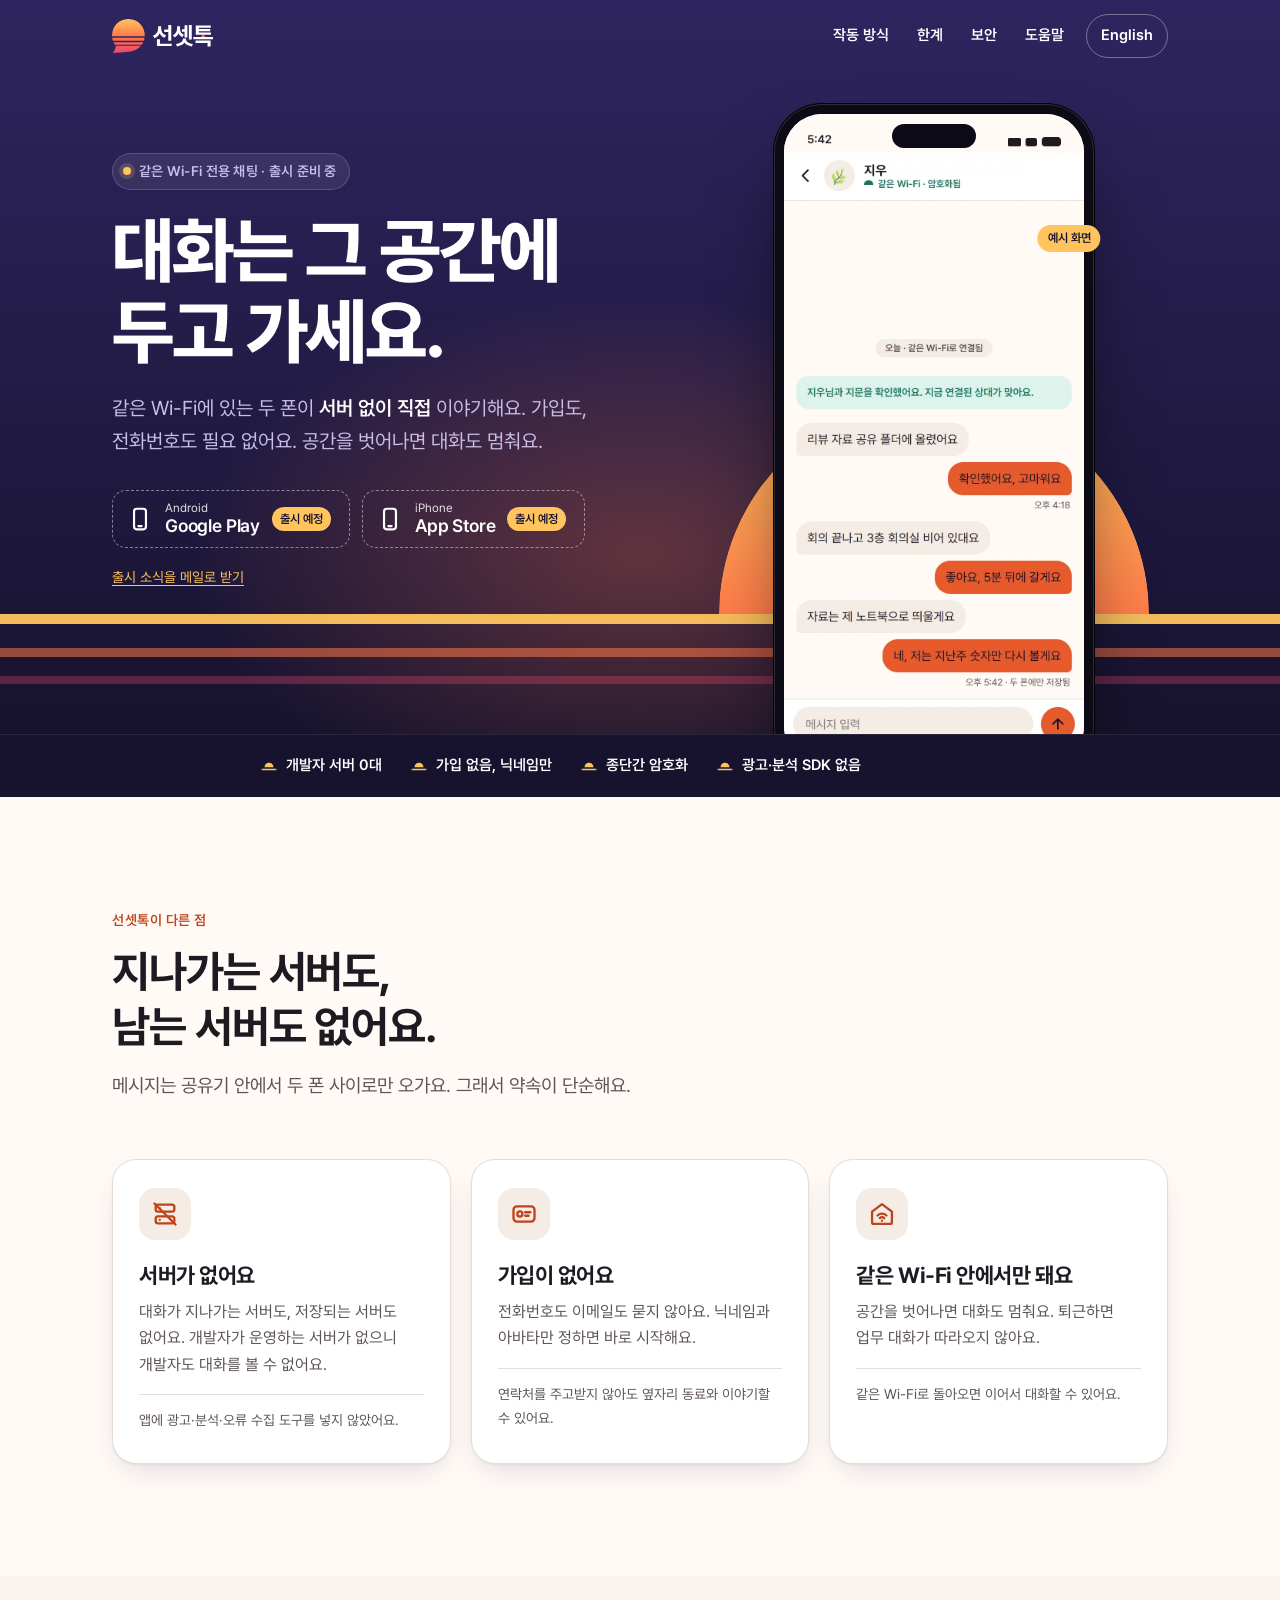
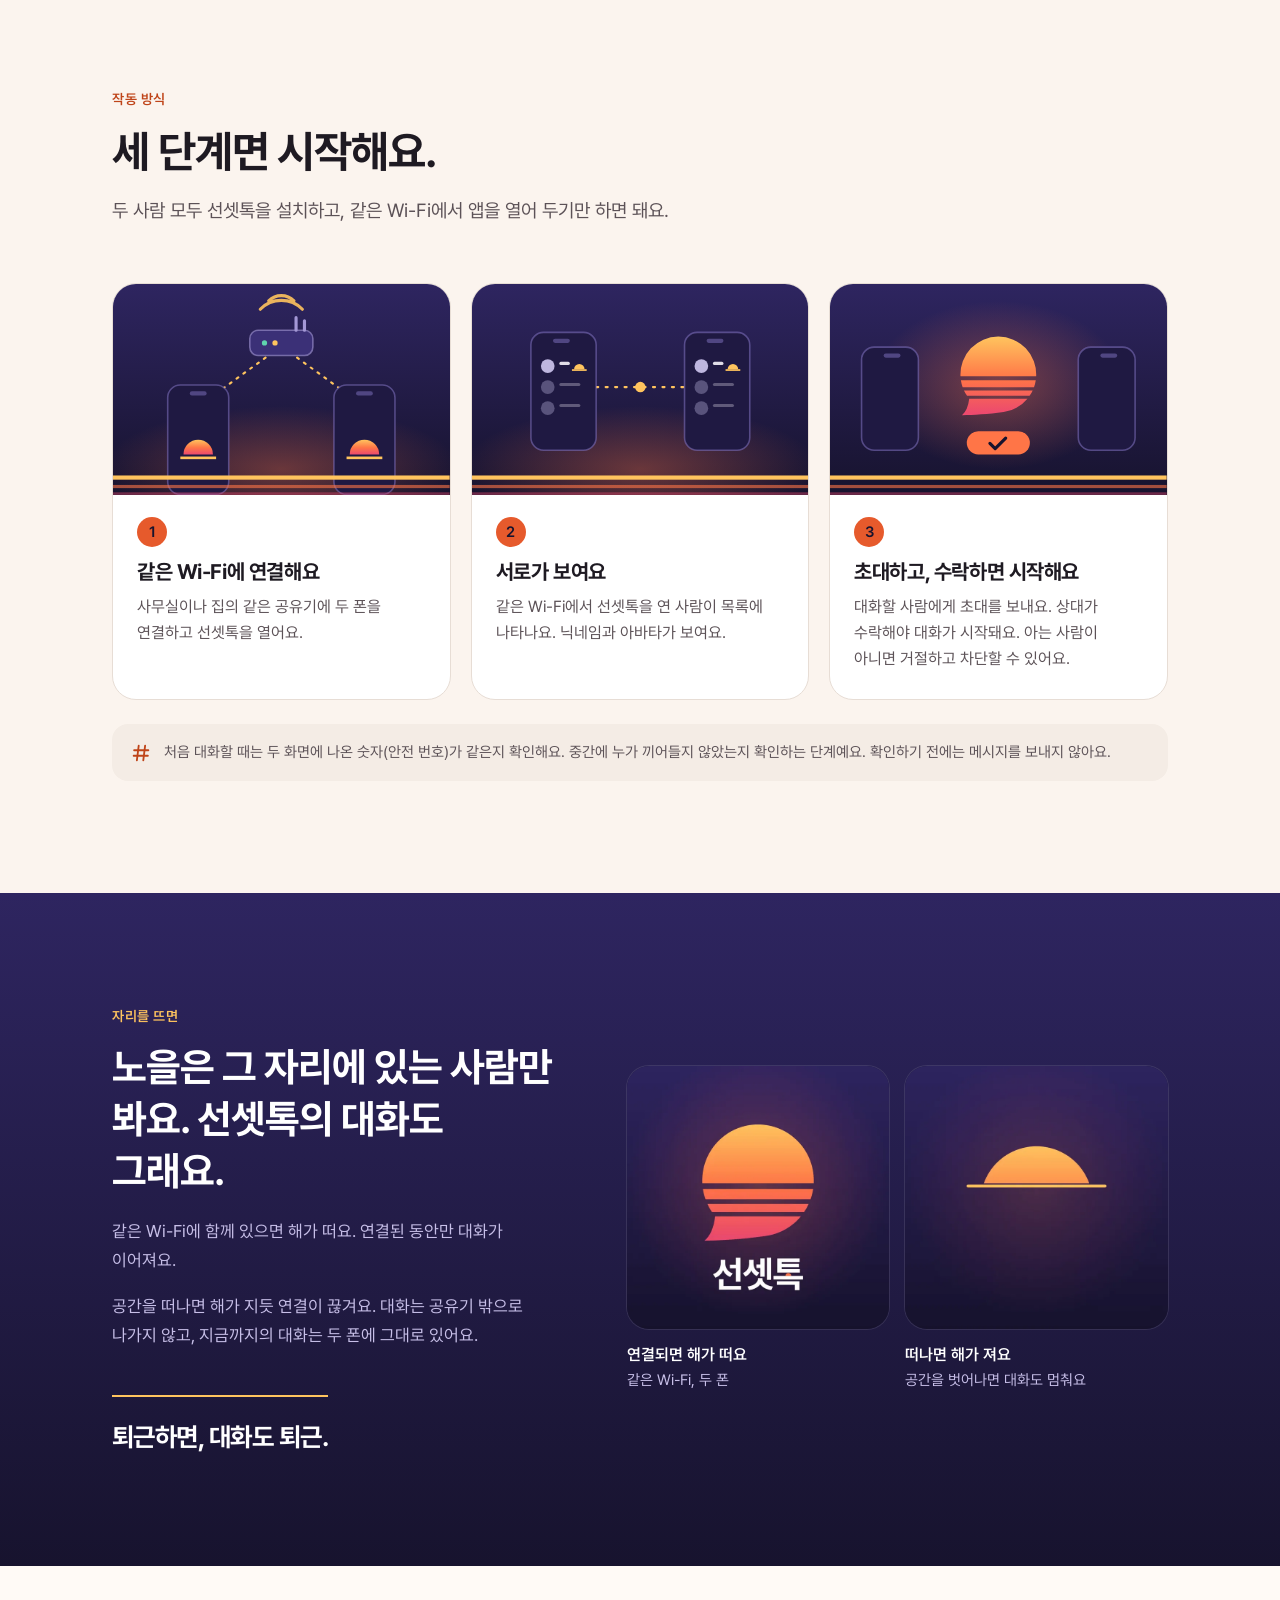
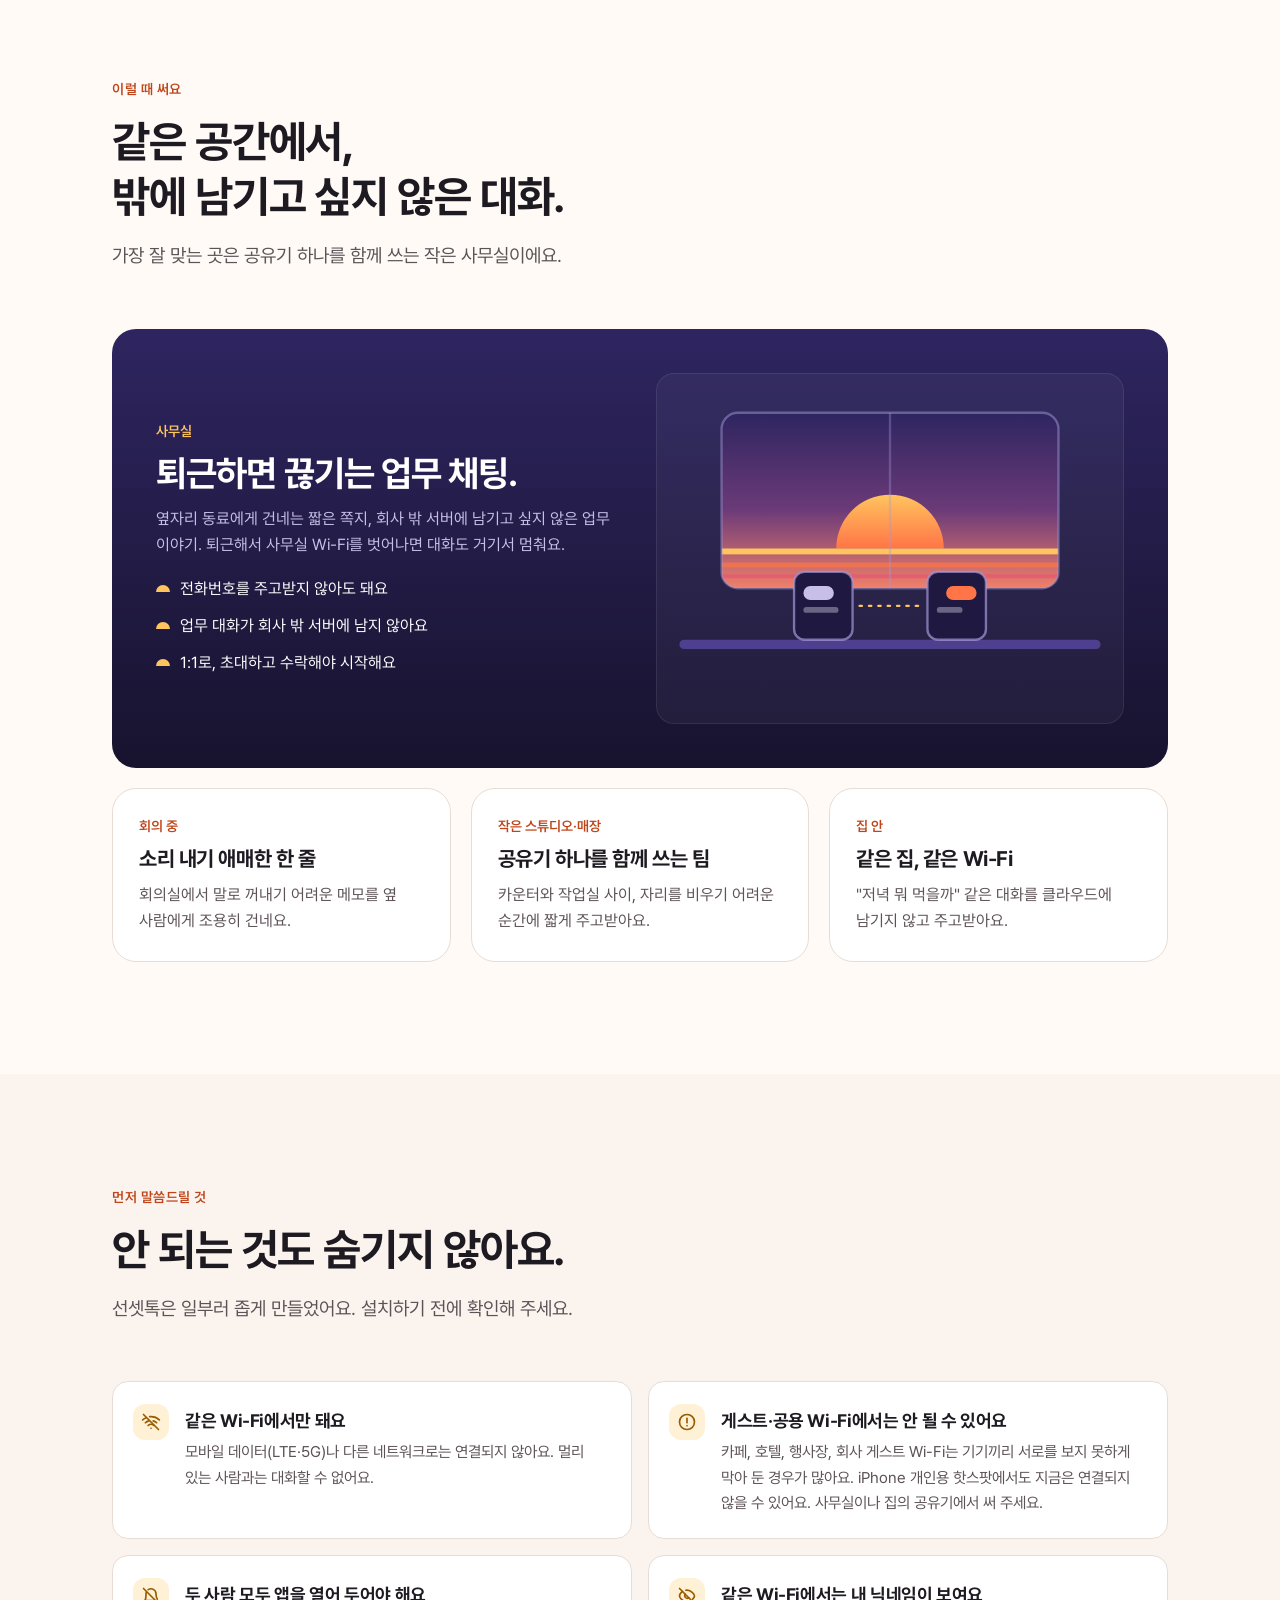
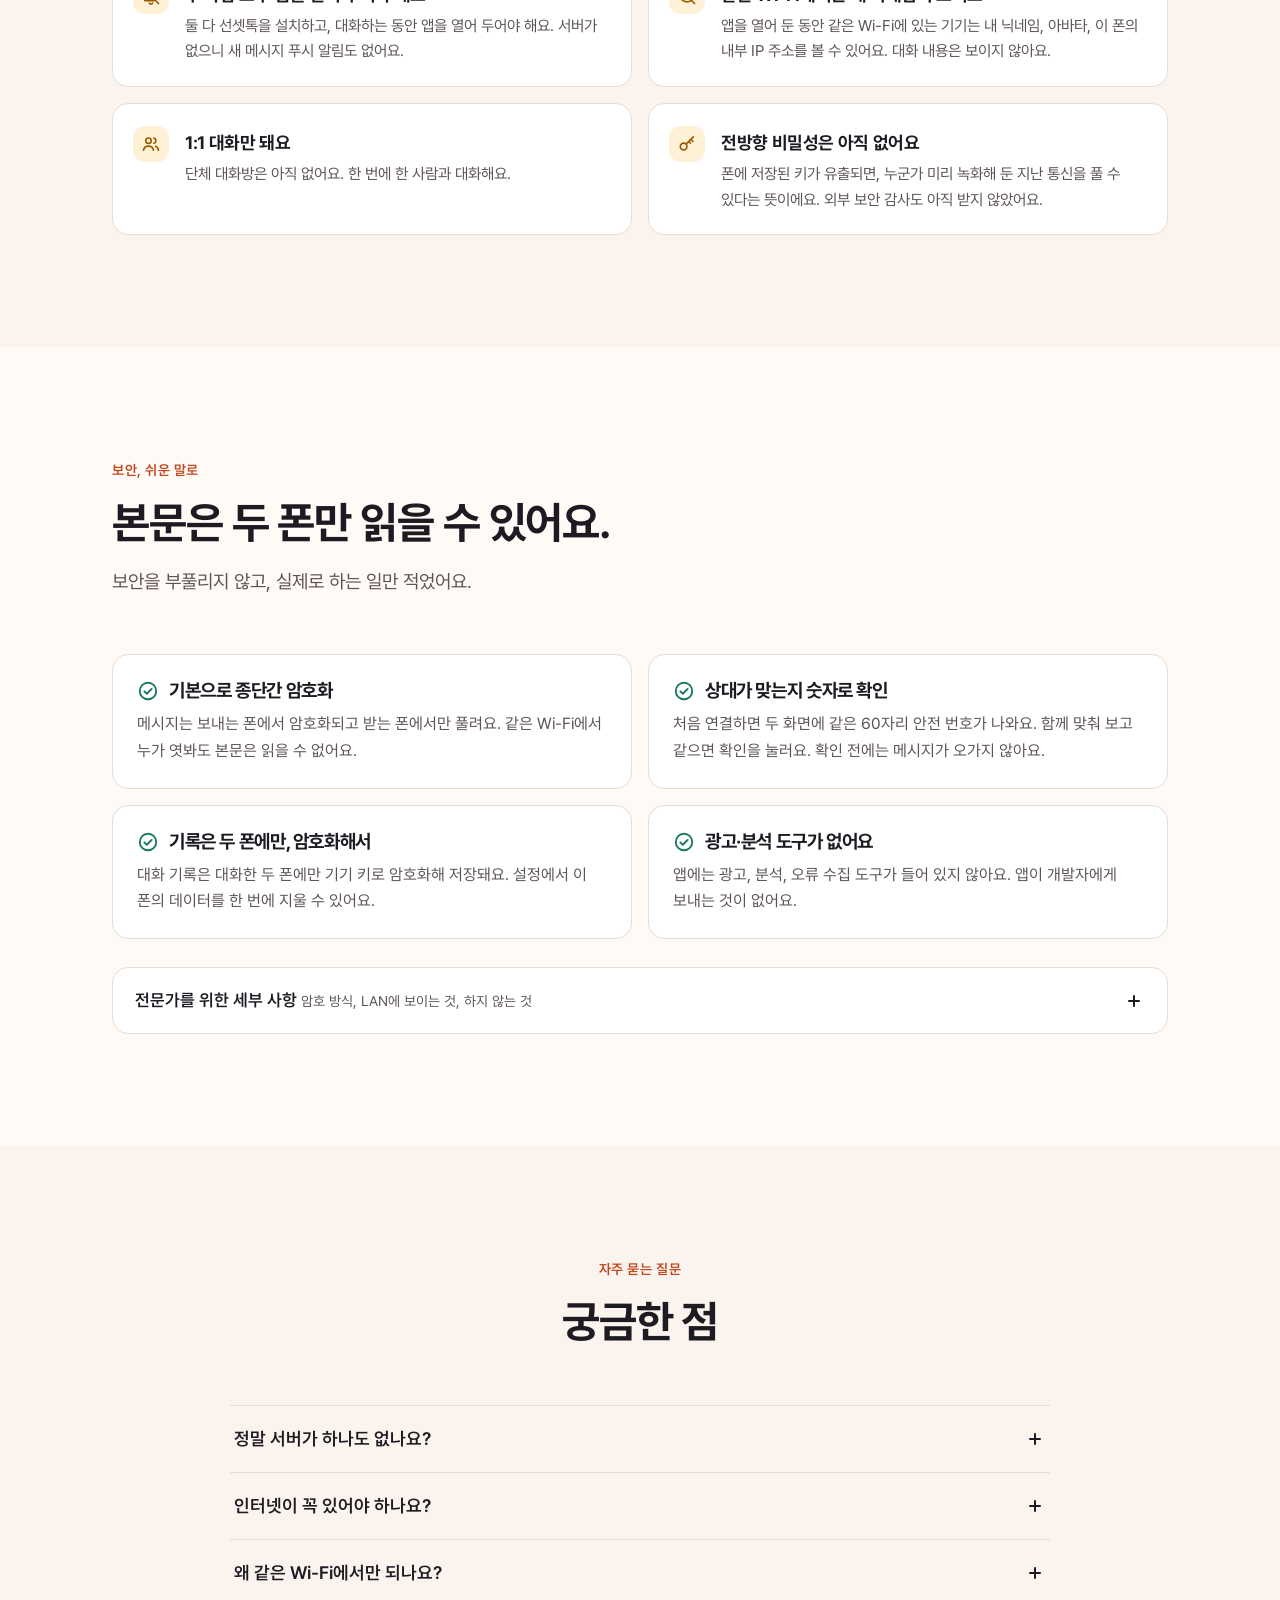
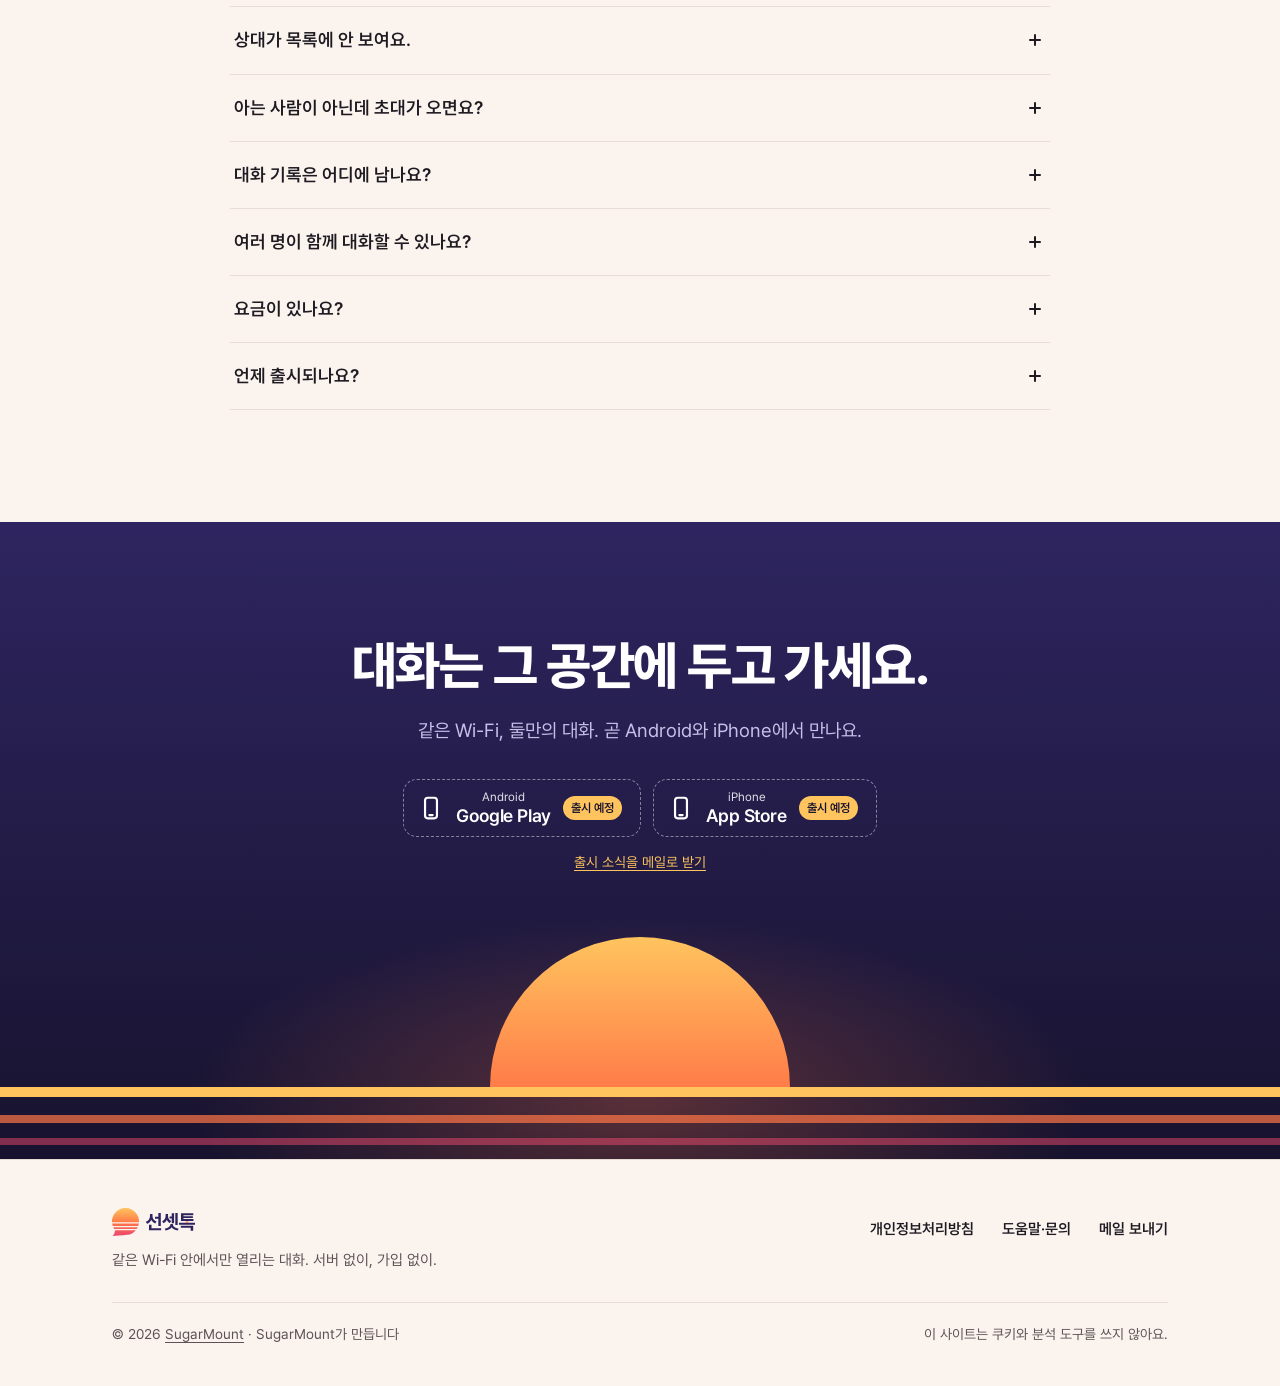
<file: index.html>
<!doctype html>
<!-- generated by tools/build.py from src/ko/index.html and site.json: edit those, not this file -->
<html lang="ko">
<head>
<meta charset="utf-8">
<meta name="viewport" content="width=device-width, initial-scale=1, viewport-fit=cover">
<title>선셋톡 — 같은 Wi-Fi, 둘만의 대화</title>
<meta name="description" content="같은 Wi-Fi에 있는 두 폰이 서버 없이 직접 이야기하는 채팅 앱. 가입도 전화번호도 없이 닉네임만으로 시작하고, 종단간 암호화된 대화는 두 폰에만 남아요.">
<meta name="robots" content="noindex">
<link rel="canonical" href="https://sunset.sugarmount21.com/">
<link rel="alternate" hreflang="ko" href="https://sunset.sugarmount21.com/">
<link rel="alternate" hreflang="en" href="https://sunset.sugarmount21.com/en/">
<link rel="alternate" hreflang="x-default" href="https://sunset.sugarmount21.com/">
<meta name="color-scheme" content="light dark">
<meta name="theme-color" content="#2E2560">
<link rel="icon" href="/favicon.ico" sizes="48x48">
<link rel="icon" href="/favicon.svg" type="image/svg+xml">
<link rel="apple-touch-icon" href="/assets/icons/apple-touch-icon.png">
<link rel="manifest" href="/site.webmanifest">
<link rel="preload" href="/assets/fonts/st-800-ko-a.917cc20a.woff2" as="font" type="font/woff2" crossorigin>
<link rel="stylesheet" href="/assets/app.css?v=a4a9000703">
<meta property="og:type" content="website">
<meta property="og:site_name" content="선셋톡">
<meta property="og:title" content="선셋톡 — 대화는 그 공간에 두고 가세요">
<meta property="og:description" content="같은 Wi-Fi에 있는 두 폰이 서버 없이 직접 이야기하는 채팅 앱. 가입도 전화번호도 없이 닉네임만으로 시작하고, 종단간 암호화된 대화는 두 폰에만 남아요.">
<meta property="og:url" content="https://sunset.sugarmount21.com/">
<meta property="og:image" content="https://sunset.sugarmount21.com/assets/og/og-ko.png">
<meta property="og:image:width" content="1200">
<meta property="og:image:height" content="630">
<meta property="og:image:alt" content="선셋톡 로고와 &#x27;대화는 그 공간에 두고 가세요&#x27; 문구, 수평선 위의 노을">
<meta property="og:locale" content="ko_KR">
<meta property="og:locale:alternate" content="en_US">
<meta name="twitter:card" content="summary_large_image">
<meta name="twitter:title" content="선셋톡 — 대화는 그 공간에 두고 가세요">
<meta name="twitter:description" content="같은 Wi-Fi에 있는 두 폰이 서버 없이 직접 이야기하는 채팅 앱. 가입도 전화번호도 없이 닉네임만으로 시작하고, 종단간 암호화된 대화는 두 폰에만 남아요.">
<meta name="twitter:image" content="https://sunset.sugarmount21.com/assets/og/og-ko.png">
<script type="application/ld+json">{"@context":"https://schema.org","@graph":[{"@type":"Organization","@id":"https://sugarmount21.com/#org","name":"SugarMount","url":"https://sugarmount21.com/","email":"sugarmount21@gmail.com"},{"@type":"WebSite","@id":"https://sunset.sugarmount21.com/#site","url":"https://sunset.sugarmount21.com/","name":"선셋톡 · Sunset Talk","inLanguage":["ko","en"],"publisher":{"@id":"https://sugarmount21.com/#org"}},{"@type":"MobileApplication","@id":"https://sunset.sugarmount21.com/#app","name":"선셋톡","alternateName":"Sunset Talk","description":"같은 Wi-Fi에 있는 두 폰이 서버 없이 직접 이야기하는 채팅 앱. 가입도 전화번호도 없이 닉네임만으로 시작하고, 종단간 암호화된 대화는 두 폰에만 남아요.","url":"https://sunset.sugarmount21.com/","inLanguage":"ko","image":"https://sunset.sugarmount21.com/assets/og/og-ko.png","operatingSystem":"Android, iOS","applicationCategory":"CommunicationApplication","offers":{"@type":"Offer","price":"0","priceCurrency":"KRW"},"publisher":{"@id":"https://sugarmount21.com/#org"},"author":{"@id":"https://sugarmount21.com/#org"}}]}</script>
<script>document.documentElement.className='js'</script>
<script src="/assets/site.js?v=2b94038aa3" defer></script>
</head>
<body class="home">
<a class="skip" href="#main">본문으로 건너뛰기</a>
<header class="site-header on-twilight"><div class="wrap"><a class="logo" href="/" aria-label="선셋톡 홈"><svg aria-hidden="true" focusable="false" xmlns="http://www.w3.org/2000/svg" viewBox="-100 -100 616.53 207.5"><defs><linearGradient id="sun-h" gradientUnits="userSpaceOnUse" x1="0" y1="-100" x2="0" y2="102"><stop offset="0" stop-color="#FFC45E"/><stop offset="0.55" stop-color="#FF7547"/><stop offset="1" stop-color="#EC4A6E"/></linearGradient></defs><path d="M-99.87,5 A100,100 0 1 1 99.87,5 Z M-98.87,15 H98.87 A100,100 0 0 1 94.22,33.5 H-94.22 A100,100 0 0 1 -98.87,15 Z M-90.75,42 H90.75 A100,100 0 0 1 82.51,56.5 H-82.51 A100,100 0 0 1 -90.75,42 Z M-76.84,64 H76.84 A100,100 0 0 1 13.92,99.03 C-27.67,104.87 -66,107 -96,107.5 Q-80.5,94.5 -76.84,64 Z" fill="url(#sun-h)"/><g transform="translate(146.96,-50.18)"><path d="M53.19 8.96V-5.49H34.54V8.82C34.54 27.61 25 45.67 3.04 52.9L13.01 67.35C28.26 61.86 38.52 51.02 44.23 37.29C49.72 49.5 59.33 59.19 73.28 64.32L83.25 49.86C62.29 42.93 53.19 26.02 53.19 8.96ZM114.76 -13.44H96.4V14.45H71.69V29.34H96.4V83.68H114.76ZM117.5 100.88H45.82V73.42H27.17V115.62H117.5Z" class="wm"/><path d="M239.78 -13.59H222.29V75.88H239.78ZM213.18 -10.98H195.7V13.44H179.65V28.18H195.7V63.45H213.18ZM204.37 71.98V68.94H186.01V71.98C186.01 85.42 171.85 99.58 143.38 103.2L150.17 117.36C171.56 114.54 187.02 105.72 195.26 93.66C203.28 105.72 218.68 114.54 239.92 117.36L247 103.2C218.53 99.58 204.37 85.42 204.37 71.98ZM168.23 9.83V-5.35H150.31V9.83C150.31 24.71 142.94 40.76 124.88 48.71L134.7 62.73C146.48 57.81 154.5 48.71 159.27 37.72C163.61 47.84 170.84 56.08 181.68 60.85L191.65 46.68C174.88 39.17 168.23 24.71 168.23 9.83Z" class="wm"/><path d="M356.7 32.52H282.85V24.57H352.51V10.98H282.85V3.61H355.55V-10.7H264.35V46.54H356.7ZM249.32 74.43H369.57V59.98H249.32ZM354.82 81.66H262.9V96.26H336.18V117.94H354.82Z" class="wm"/><path d="M297.73 59.98C297.73 53.51 302.98 48.27 309.44 48.27C315.91 48.27 321.15 53.51 321.15 59.98Z" fill="#FF7547"/></g></svg>
</a><nav class="nav" aria-label="주요 메뉴"><a class="nav-sec" href="/#how">작동 방식</a><a class="nav-sec" href="/#limits">한계</a><a class="nav-sec" href="/#security">보안</a><a class="nav-sec" href="/support/">도움말</a><a class="lang" href="/en/" hreflang="en" lang="en">English</a></nav></div></header>
<main id="main">
<section class="hero on-twilight" aria-labelledby="hero-title">
  <div class="sun-glow" aria-hidden="true"></div>
  <div class="wrap hero-grid">
    <div class="hero-copy">
      <p class="eyebrow"><span class="dot" aria-hidden="true"></span>같은 Wi-Fi 전용 채팅 · 출시 준비 중</p>
      <h1 class="display" id="hero-title">대화는 그 공간에<br>두고 가세요.</h1>
      <p class="lead">같은 Wi-Fi에 있는 두 폰이 <strong>서버 없이 직접</strong> 이야기해요. 가입도, 전화번호도 필요 없어요. 공간을 벗어나면 대화도 멈춰요.</p>
      <div class="hero-actions">
        <ul class="stores" aria-label="앱 받기"><li><span class="store soon" aria-disabled="true"><svg viewBox="0 0 24 24" fill="none" stroke="currentColor" stroke-width="2" stroke-linecap="round" stroke-linejoin="round" focusable="false" aria-hidden="true"><rect x="6.5" y="2.5" width="11" height="19" rx="2.5"/><path d="M10.5 18.5h3"/></svg><span><span class="s-top">Android</span><span class="s-name">Google Play</span></span><span class="tag">출시 예정</span></span></li><li><span class="store soon" aria-disabled="true"><svg viewBox="0 0 24 24" fill="none" stroke="currentColor" stroke-width="2" stroke-linecap="round" stroke-linejoin="round" focusable="false" aria-hidden="true"><rect x="6.5" y="2.5" width="11" height="19" rx="2.5"/><path d="M10.5 18.5h3"/></svg><span><span class="s-top">iPhone</span><span class="s-name">App Store</span></span><span class="tag">출시 예정</span></span></li></ul>
        <p class="cta-note"><a class="inline" href="mailto:sugarmount21@gmail.com?subject=%EC%84%A0%EC%85%8B%ED%86%A1%20%EC%B6%9C%EC%8B%9C%20%EC%95%8C%EB%A6%BC%20%EC%8B%A0%EC%B2%AD&amp;body=%EC%84%A0%EC%85%8B%ED%86%A1%EC%9D%B4%20%EC%B6%9C%EC%8B%9C%EB%90%98%EB%A9%B4%20%EC%9D%B4%20%EC%A3%BC%EC%86%8C%EB%A1%9C%20%EC%95%8C%EB%A0%A4%20%EC%A3%BC%EC%84%B8%EC%9A%94.">출시 소식을 메일로 받기</a></p>
      </div>
    </div>
    <div class="hero-stage">
      <div class="sun-disc" aria-hidden="true"></div>
      <div class="phone"><span class="shot-note">예시 화면</span><div class="screen"><picture><source srcset="/assets/screens/hero.webp" type="image/webp"><img src="/assets/screens/hero.png" width="780" height="1688" alt="선셋톡 대화 화면 예시: 같은 Wi-Fi로 연결된 지우님과 회의실 이야기를 주고받고, 시각 옆에 두 폰에만 저장됨이라고 표시됨" fetchpriority="high"></picture></div></div>
    </div>
  </div>
  <div class="horizon" aria-hidden="true"><i></i><i></i><i></i></div>
</section>

<div class="trust on-twilight">
  <ul class="wrap" aria-label="선셋톡의 약속">
    <li><svg viewBox="0 0 24 24" fill="none" stroke="currentColor" stroke-width="2" stroke-linecap="round" stroke-linejoin="round" focusable="false" aria-hidden="true"><path d="M6 13.5a6 6 0 0 1 12 0z" fill="currentColor" stroke="none"/><path d="M3 16.5h18"/></svg>개발자 서버 0대</li>
    <li><svg viewBox="0 0 24 24" fill="none" stroke="currentColor" stroke-width="2" stroke-linecap="round" stroke-linejoin="round" focusable="false" aria-hidden="true"><path d="M6 13.5a6 6 0 0 1 12 0z" fill="currentColor" stroke="none"/><path d="M3 16.5h18"/></svg>가입 없음, 닉네임만</li>
    <li><svg viewBox="0 0 24 24" fill="none" stroke="currentColor" stroke-width="2" stroke-linecap="round" stroke-linejoin="round" focusable="false" aria-hidden="true"><path d="M6 13.5a6 6 0 0 1 12 0z" fill="currentColor" stroke="none"/><path d="M3 16.5h18"/></svg>종단간 암호화</li>
    <li><svg viewBox="0 0 24 24" fill="none" stroke="currentColor" stroke-width="2" stroke-linecap="round" stroke-linejoin="round" focusable="false" aria-hidden="true"><path d="M6 13.5a6 6 0 0 1 12 0z" fill="currentColor" stroke="none"/><path d="M3 16.5h18"/></svg>광고·분석 SDK 없음</li>
  </ul>
</div>

<section class="section" aria-labelledby="why-title">
  <div class="wrap">
    <div class="section-head rv">
      <span class="kicker">선셋톡이 다른 점</span>
      <h2 class="h2" id="why-title">지나가는 서버도,<br>남는 서버도 없어요.</h2>
      <p>메시지는 공유기 안에서 두 폰 사이로만 오가요. 그래서 약속이 단순해요.</p>
    </div>
    <ul class="points">
      <li class="point rv">
        <div class="ico"><svg viewBox="0 0 24 24" fill="none" stroke="currentColor" stroke-width="2" stroke-linecap="round" stroke-linejoin="round" focusable="false" aria-hidden="true"><rect x="4" y="4" width="16" height="6" rx="2"/><rect x="4" y="14" width="16" height="6" rx="2"/><path d="M7.5 7h.01M7.5 17h.01"/><path d="M3 3l18 18"/></svg></div>
        <h3>서버가 없어요</h3>
        <p>대화가 지나가는 서버도, 저장되는 서버도 없어요. 개발자가 운영하는 서버가 없으니 개발자도 대화를 볼 수 없어요.</p>
        <span class="proof">앱에 광고·분석·오류 수집 도구를 넣지 않았어요.</span>
      </li>
      <li class="point rv">
        <div class="ico"><svg viewBox="0 0 24 24" fill="none" stroke="currentColor" stroke-width="2" stroke-linecap="round" stroke-linejoin="round" focusable="false" aria-hidden="true"><rect x="3" y="5.5" width="18" height="13" rx="3"/><circle cx="8.5" cy="12" r="2.2"/><path d="M13 10.5h4.5M13 13.5h3"/></svg></div>
        <h3>가입이 없어요</h3>
        <p>전화번호도 이메일도 묻지 않아요. 닉네임과 아바타만 정하면 바로 시작해요.</p>
        <span class="proof">연락처를 주고받지 않아도 옆자리 동료와 이야기할 수 있어요.</span>
      </li>
      <li class="point rv">
        <div class="ico"><svg viewBox="0 0 24 24" fill="none" stroke="currentColor" stroke-width="2" stroke-linecap="round" stroke-linejoin="round" focusable="false" aria-hidden="true"><path d="M3.5 10 12 3.5 20.5 10v9a1.5 1.5 0 0 1-1.5 1.5H5A1.5 1.5 0 0 1 3.5 19z"/><path d="M8.2 13.3a5.4 5.4 0 0 1 7.6 0M10.1 15.5a2.7 2.7 0 0 1 3.8 0"/><path d="M12 17.8h.01"/></svg></div>
        <h3>같은 Wi-Fi 안에서만 돼요</h3>
        <p>공간을 벗어나면 대화도 멈춰요. 퇴근하면 업무 대화가 따라오지 않아요.</p>
        <span class="proof">같은 Wi-Fi로 돌아오면 이어서 대화할 수 있어요.</span>
      </li>
    </ul>
  </div>
</section>

<section class="section alt" id="how" aria-labelledby="how-title">
  <div class="wrap">
    <div class="section-head rv">
      <span class="kicker">작동 방식</span>
      <h2 class="h2" id="how-title">세 단계면 시작해요.</h2>
      <p>두 사람 모두 선셋톡을 설치하고, 같은 Wi-Fi에서 앱을 열어 두기만 하면 돼요.</p>
    </div>
    <ol class="steps">
      <li class="step rv">
        <div class="art"><svg viewBox="0 0 320 200" aria-hidden="true" focusable="false" preserveAspectRatio="xMidYMid slice"><defs><linearGradient id="gstep1" x1="0" y1="0" x2="0" y2="1"><stop offset="0" stop-color="#FFC45E"/><stop offset=".55" stop-color="#FF7547"/><stop offset="1" stop-color="#EC4A6E"/></linearGradient><radialGradient id="rstep1" cx=".5" cy=".5" r=".5"><stop offset="0" stop-color="#FF7547" stop-opacity=".35"/><stop offset="1" stop-color="#FF7547" stop-opacity="0"/></radialGradient></defs><ellipse cx="160" cy="176" rx="170" ry="60" fill="url(#rstep1)"/><path d="M140 30a28 28 0 0 1 40 0M148 22a17 17 0 0 1 24 0" fill="none" stroke="#FFC45E" stroke-width="3" stroke-linecap="round" opacity=".9" transform="translate(0 -6)"/><g transform="translate(130 44)"><rect width="60" height="24" rx="8" fill="#3B3077" stroke="#A498D6" stroke-opacity=".6" stroke-width="1.5"/><circle cx="14" cy="12" r="2.5" fill="#5FD3AE"/><circle cx="24" cy="12" r="2.5" fill="#FFC45E"/><path d="M44 0V-12M52 0V-9" stroke="#A498D6" stroke-width="3" stroke-linecap="round"/></g><path d="M145 70 98 104M175 70l47 34" stroke="#FFC45E" stroke-width="2" stroke-dasharray="2 6" stroke-linecap="round"/><g transform="translate(52 96)"><rect width="58" height="104" rx="12" fill="#1F1942" stroke="#8274C2" stroke-opacity=".55" stroke-width="1.5"/><rect x="21" y="6" width="16" height="4" rx="2" fill="#8274C2" fill-opacity=".5"/><path d="M15 66 a14 14 0 0 1 28 0z" fill="url(#gstep1)"/><rect x="12" y="68" width="34" height="2.5" fill="#FFC45E"/></g><g transform="translate(210 96)"><rect width="58" height="104" rx="12" fill="#1F1942" stroke="#8274C2" stroke-opacity=".55" stroke-width="1.5"/><rect x="21" y="6" width="16" height="4" rx="2" fill="#8274C2" fill-opacity=".5"/><path d="M15 66 a14 14 0 0 1 28 0z" fill="url(#gstep1)"/><rect x="12" y="68" width="34" height="2.5" fill="#FFC45E"/></g><rect x="0" y="182" width="320" height="4" fill="#FFC45E"/><rect x="0" y="191" width="320" height="3" fill="#FF7547" fill-opacity=".6"/><rect x="0" y="198" width="320" height="2.5" fill="#EC4A6E" fill-opacity=".4"/></svg></div>
        <div class="body"><span class="step-num">1</span>
          <h3>같은 Wi-Fi에 연결해요</h3>
          <p>사무실이나 집의 같은 공유기에 두 폰을 연결하고 선셋톡을 열어요.</p>
        </div>
      </li>
      <li class="step rv">
        <div class="art"><svg viewBox="0 0 320 200" aria-hidden="true" focusable="false" preserveAspectRatio="xMidYMid slice"><defs><linearGradient id="gstep2" x1="0" y1="0" x2="0" y2="1"><stop offset="0" stop-color="#FFC45E"/><stop offset=".55" stop-color="#FF7547"/><stop offset="1" stop-color="#EC4A6E"/></linearGradient><radialGradient id="rstep2" cx=".5" cy=".5" r=".5"><stop offset="0" stop-color="#FF7547" stop-opacity=".35"/><stop offset="1" stop-color="#FF7547" stop-opacity="0"/></radialGradient></defs><ellipse cx="160" cy="176" rx="170" ry="60" fill="url(#rstep2)"/><path d="M118 98h84" stroke="#FFC45E" stroke-width="2" stroke-dasharray="2 7" stroke-linecap="round"/><circle cx="160" cy="98" r="5" fill="#FFC45E"/><g transform="translate(56 46)"><rect width="62" height="112" rx="12" fill="#1F1942" stroke="#8274C2" stroke-opacity=".55" stroke-width="1.5"/><rect x="21" y="6" width="16" height="4" rx="2" fill="#8274C2" fill-opacity=".5"/><circle cx="16" cy="32" r="6.5" fill="#C7BFE8" fill-opacity="0.95"/><rect x="27" y="28" width="10" height="3" rx="1.5" fill="#F5F2FA" fill-opacity="0.9"/><path d="M41 35a5 5 0 0 1 10 0z" fill="#FFC45E"/><rect x="39" y="35" width="14" height="1.6" fill="#FFC45E"/><circle cx="16" cy="52" r="6.5" fill="#C7BFE8" fill-opacity="0.35"/><rect x="27" y="48" width="20" height="3" rx="1.5" fill="#F5F2FA" fill-opacity="0.3"/><circle cx="16" cy="72" r="6.5" fill="#C7BFE8" fill-opacity="0.35"/><rect x="27" y="68" width="20" height="3" rx="1.5" fill="#F5F2FA" fill-opacity="0.3"/></g><g transform="translate(202 46)"><rect width="62" height="112" rx="12" fill="#1F1942" stroke="#8274C2" stroke-opacity=".55" stroke-width="1.5"/><rect x="21" y="6" width="16" height="4" rx="2" fill="#8274C2" fill-opacity=".5"/><circle cx="16" cy="32" r="6.5" fill="#C7BFE8" fill-opacity="0.95"/><rect x="27" y="28" width="10" height="3" rx="1.5" fill="#F5F2FA" fill-opacity="0.9"/><path d="M41 35a5 5 0 0 1 10 0z" fill="#FFC45E"/><rect x="39" y="35" width="14" height="1.6" fill="#FFC45E"/><circle cx="16" cy="52" r="6.5" fill="#C7BFE8" fill-opacity="0.35"/><rect x="27" y="48" width="20" height="3" rx="1.5" fill="#F5F2FA" fill-opacity="0.3"/><circle cx="16" cy="72" r="6.5" fill="#C7BFE8" fill-opacity="0.35"/><rect x="27" y="68" width="20" height="3" rx="1.5" fill="#F5F2FA" fill-opacity="0.3"/></g><rect x="0" y="182" width="320" height="4" fill="#FFC45E"/><rect x="0" y="191" width="320" height="3" fill="#FF7547" fill-opacity=".6"/><rect x="0" y="198" width="320" height="2.5" fill="#EC4A6E" fill-opacity=".4"/></svg></div>
        <div class="body"><span class="step-num">2</span>
          <h3>서로가 보여요</h3>
          <p>같은 Wi-Fi에서 선셋톡을 연 사람이 목록에 나타나요. 닉네임과 아바타가 보여요.</p>
        </div>
      </li>
      <li class="step rv">
        <div class="art"><svg viewBox="0 0 320 200" aria-hidden="true" focusable="false" preserveAspectRatio="xMidYMid slice"><defs><linearGradient id="sstep3" gradientUnits="userSpaceOnUse" x1="0" y1="-100" x2="0" y2="102"><stop offset="0" stop-color="#FFC45E"/><stop offset=".55" stop-color="#FF7547"/><stop offset="1" stop-color="#EC4A6E"/></linearGradient><radialGradient id="rstep3" cx=".5" cy=".5" r=".5"><stop offset="0" stop-color="#FF7547" stop-opacity=".4"/><stop offset="1" stop-color="#FF7547" stop-opacity="0"/></radialGradient></defs><ellipse cx="160" cy="96" rx="120" ry="80" fill="url(#rstep3)"/><g transform="translate(30 60)"><rect width="54" height="98" rx="12" fill="#1F1942" stroke="#8274C2" stroke-opacity=".55" stroke-width="1.5"/><rect x="21" y="6" width="16" height="4" rx="2" fill="#8274C2" fill-opacity=".5"/></g><g transform="translate(236 60)"><rect width="54" height="98" rx="12" fill="#1F1942" stroke="#8274C2" stroke-opacity=".55" stroke-width="1.5"/><rect x="21" y="6" width="16" height="4" rx="2" fill="#8274C2" fill-opacity=".5"/></g><g transform="translate(160 86) scale(.36)"><path d="M-99.87,5 A100,100 0 1 1 99.87,5 Z M-98.87,15 H98.87 A100,100 0 0 1 94.22,33.5 H-94.22 A100,100 0 0 1 -98.87,15 Z M-90.75,42 H90.75 A100,100 0 0 1 82.51,56.5 H-82.51 A100,100 0 0 1 -90.75,42 Z M-76.84,64 H76.84 A100,100 0 0 1 13.92,99.03 C-27.67,104.87 -66,107 -96,107.5 Q-80.5,94.5 -76.84,64 Z" fill="url(#sstep3)"/></g><g transform="translate(130 140)"><rect width="60" height="22" rx="11" fill="#FF7547"/><path d="M22 11.5l5 5 10-10" fill="none" stroke="#17132E" stroke-width="3" stroke-linecap="round" stroke-linejoin="round"/></g><rect x="0" y="182" width="320" height="4" fill="#FFC45E"/><rect x="0" y="191" width="320" height="3" fill="#FF7547" fill-opacity=".6"/><rect x="0" y="198" width="320" height="2.5" fill="#EC4A6E" fill-opacity=".4"/></svg></div>
        <div class="body"><span class="step-num">3</span>
          <h3>초대하고, 수락하면 시작해요</h3>
          <p>대화할 사람에게 초대를 보내요. 상대가 수락해야 대화가 시작돼요. 아는 사람이 아니면 거절하고 차단할 수 있어요.</p>
        </div>
      </li>
    </ol>
    <p class="steps-note rv"><svg viewBox="0 0 24 24" fill="none" stroke="currentColor" stroke-width="2" stroke-linecap="round" stroke-linejoin="round" focusable="false" aria-hidden="true"><path d="M9.5 4 7.5 20M16.5 4l-2 16M4.5 9h15.5M4 15h15.5"/></svg><span>처음 대화할 때는 두 화면에 나온 숫자(안전 번호)가 같은지 확인해요. 중간에 누가 끼어들지 않았는지 확인하는 단계예요. 확인하기 전에는 메시지를 보내지 않아요.</span></p>
  </div>
</section>

<section class="section story on-twilight" aria-labelledby="story-title">
  <div class="wrap story-grid">
    <div class="rv">
      <span class="kicker">자리를 뜨면</span>
      <h2 class="quote" id="story-title">노을은 그 자리에 있는 사람만 봐요. 선셋톡의 대화도 그래요.</h2>
      <p>같은 Wi-Fi에 함께 있으면 해가 떠요. 연결된 동안만 대화가 이어져요.</p>
      <p>공간을 떠나면 해가 지듯 연결이 끊겨요. 대화는 공유기 밖으로 나가지 않고, 지금까지의 대화는 두 폰에 그대로 있어요.</p>
      <p class="campaign">퇴근하면, 대화도 퇴근.</p>
    </div>
    <div class="reels rv">
      <figure class="reel">
        <div class="frame"><video data-src="/assets/motion/rise.mp4" poster="/assets/motion/rise-poster.webp" muted loop playsinline preload="none" width="720" height="720" aria-hidden="true" tabindex="-1"></video><button class="play" type="button" aria-pressed="false" data-play="애니메이션 재생" data-pause="애니메이션 정지" data-play-text="재생" data-pause-text="정지" aria-label="애니메이션 재생"><svg viewBox="0 0 24 24" fill="none" stroke="currentColor" stroke-width="2" stroke-linecap="round" stroke-linejoin="round" focusable="false" aria-hidden="true"><path d="M8 5.5v13l10.5-6.5z" fill="currentColor" stroke="none"/></svg><span>재생</span></button></div>
        <figcaption><b>연결되면 해가 떠요</b>같은 Wi-Fi, 두 폰</figcaption>
      </figure>
      <figure class="reel">
        <div class="frame"><video data-src="/assets/motion/set.mp4" poster="/assets/motion/set-poster.webp" muted loop playsinline preload="none" width="720" height="720" aria-hidden="true" tabindex="-1"></video><button class="play" type="button" aria-pressed="false" data-play="애니메이션 재생" data-pause="애니메이션 정지" data-play-text="재생" data-pause-text="정지" aria-label="애니메이션 재생"><svg viewBox="0 0 24 24" fill="none" stroke="currentColor" stroke-width="2" stroke-linecap="round" stroke-linejoin="round" focusable="false" aria-hidden="true"><path d="M8 5.5v13l10.5-6.5z" fill="currentColor" stroke="none"/></svg><span>재생</span></button></div>
        <figcaption><b>떠나면 해가 져요</b>공간을 벗어나면 대화도 멈춰요</figcaption>
      </figure>
    </div>
  </div>
</section>

<section class="section" id="uses" aria-labelledby="uses-title">
  <div class="wrap">
    <div class="section-head rv">
      <span class="kicker">이럴 때 써요</span>
      <h2 class="h2" id="uses-title">같은 공간에서,<br>밖에 남기고 싶지 않은 대화.</h2>
      <p>가장 잘 맞는 곳은 공유기 하나를 함께 쓰는 작은 사무실이에요.</p>
    </div>
    <ul class="cases">
      <li class="case lead-case rv">
        <div>
          <p class="tagline">사무실</p>
          <h3>퇴근하면 끊기는 업무 채팅.</h3>
          <p>옆자리 동료에게 건네는 짧은 쪽지, 회사 밖 서버에 남기고 싶지 않은 업무 이야기. 퇴근해서 사무실 Wi-Fi를 벗어나면 대화도 거기서 멈춰요.</p>
          <ul>
            <li>전화번호를 주고받지 않아도 돼요</li>
            <li>업무 대화가 회사 밖 서버에 남지 않아요</li>
            <li>1:1로, 초대하고 수락해야 시작해요</li>
          </ul>
        </div>
        <div class="lead-art"><svg viewBox="0 0 400 300" aria-hidden="true" focusable="false" preserveAspectRatio="xMidYMid slice"><defs><linearGradient id="skyoffice" x1="0" y1="0" x2="0" y2="1"><stop offset="0" stop-color="#2E2560"/><stop offset=".55" stop-color="#6B3A78"/><stop offset="1" stop-color="#F0806A"/></linearGradient><linearGradient id="goffice" x1="0" y1="0" x2="0" y2="1"><stop offset="0" stop-color="#FFC45E"/><stop offset="1" stop-color="#FF7547"/></linearGradient><clipPath id="coffice"><rect x="56" y="34" width="288" height="150" rx="14"/></clipPath></defs><g clip-path="url(#coffice)"><rect x="56" y="34" width="288" height="150" fill="url(#skyoffice)"/><path d="M154 150a46 46 0 0 1 92 0z" fill="url(#goffice)"/><rect x="56" y="150" width="288" height="5" fill="#FFC45E"/><rect x="56" y="162" width="288" height="4" fill="#FF7547" fill-opacity=".7"/><rect x="56" y="172" width="288" height="3.5" fill="#EC4A6E" fill-opacity=".5"/></g><rect x="56" y="34" width="288" height="150" rx="14" fill="none" stroke="#A498D6" stroke-opacity=".5" stroke-width="2"/><path d="M200 34v150" stroke="#A498D6" stroke-opacity=".35" stroke-width="2"/><rect x="20" y="228" width="360" height="8" rx="4" fill="#4E408F"/><path d="M174 199h52" stroke="#FFC45E" stroke-width="2" stroke-dasharray="2 6" stroke-linecap="round"/><rect x="118" y="170" width="50" height="58" rx="9" fill="#1F1942" stroke="#A498D6" stroke-opacity=".7" stroke-width="2"/><rect x="126" y="182" width="26" height="12" rx="6" fill="#C7BFE8"/><rect x="126" y="200" width="30" height="5" rx="2.5" fill="#F5F2FA" fill-opacity=".35"/><rect x="232" y="170" width="50" height="58" rx="9" fill="#1F1942" stroke="#A498D6" stroke-opacity=".7" stroke-width="2"/><rect x="248" y="182" width="26" height="12" rx="6" fill="#FF7547"/><rect x="240" y="200" width="22" height="5" rx="2.5" fill="#F5F2FA" fill-opacity=".35"/></svg></div>
      </li>
      <li class="case rv">
        <p class="tagline">회의 중</p>
        <h3>소리 내기 애매한 한 줄</h3>
        <p>회의실에서 말로 꺼내기 어려운 메모를 옆 사람에게 조용히 건네요.</p>
      </li>
      <li class="case rv">
        <p class="tagline">작은 스튜디오·매장</p>
        <h3>공유기 하나를 함께 쓰는 팀</h3>
        <p>카운터와 작업실 사이, 자리를 비우기 어려운 순간에 짧게 주고받아요.</p>
      </li>
      <li class="case rv">
        <p class="tagline">집 안</p>
        <h3>같은 집, 같은 Wi-Fi</h3>
        <p>"저녁 뭐 먹을까" 같은 대화를 클라우드에 남기지 않고 주고받아요.</p>
      </li>
    </ul>
  </div>
</section>

<section class="section alt" id="limits" aria-labelledby="limits-title">
  <div class="wrap">
    <div class="section-head rv">
      <span class="kicker">먼저 말씀드릴 것</span>
      <h2 class="h2" id="limits-title">안 되는 것도 숨기지 않아요.</h2>
      <p>선셋톡은 일부러 좁게 만들었어요. 설치하기 전에 확인해 주세요.</p>
    </div>
    <ul class="limits" data-claim-ok>
      <li class="limit rv"><span class="mark"><svg viewBox="0 0 24 24" fill="none" stroke="currentColor" stroke-width="2" stroke-linecap="round" stroke-linejoin="round" focusable="false" aria-hidden="true"><path d="M3 3l18 18"/><path d="M8.5 16.2a5 5 0 0 1 7 0M5.2 12.9a9.7 9.7 0 0 1 4.2-2.3M14.6 10.6a9.7 9.7 0 0 1 4.2 2.3M2 9.4a14.5 14.5 0 0 1 4.3-2.6M10.4 5.6A14.6 14.6 0 0 1 22 9.4"/><path d="M12 19.6h.01"/></svg></span><div>
        <h3>같은 Wi-Fi에서만 돼요</h3>
        <p>모바일 데이터(LTE·5G)나 다른 네트워크로는 연결되지 않아요. 멀리 있는 사람과는 대화할 수 없어요.</p></div></li>
      <li class="limit rv"><span class="mark"><svg viewBox="0 0 24 24" fill="none" stroke="currentColor" stroke-width="2" stroke-linecap="round" stroke-linejoin="round" focusable="false" aria-hidden="true"><circle cx="12" cy="12" r="9"/><path d="M12 7.5v5.5"/><path d="M12 16.4h.01"/></svg></span><div>
        <h3>게스트·공용 Wi-Fi에서는 안 될 수 있어요</h3>
        <p>카페, 호텔, 행사장, 회사 게스트 Wi-Fi는 기기끼리 서로를 보지 못하게 막아 둔 경우가 많아요. iPhone 개인용 핫스팟에서도 지금은 연결되지 않을 수 있어요. 사무실이나 집의 공유기에서 써 주세요.</p></div></li>
      <li class="limit rv"><span class="mark"><svg viewBox="0 0 24 24" fill="none" stroke="currentColor" stroke-width="2" stroke-linecap="round" stroke-linejoin="round" focusable="false" aria-hidden="true"><path d="M3 3l18 18"/><path d="M8.6 4.4A6 6 0 0 1 18 9.5c0 3.2.8 5.1 1.6 6.3M16 17.5H4.5c1-1.2 1.5-3.4 1.5-8 0-.8.1-1.5.4-2.2"/><path d="M10 20.5a2.3 2.3 0 0 0 4 0"/></svg></span><div>
        <h3>두 사람 모두 앱을 열어 두어야 해요</h3>
        <p>둘 다 선셋톡을 설치하고, 대화하는 동안 앱을 열어 두어야 해요. 서버가 없으니 새 메시지 푸시 알림도 없어요.</p></div></li>
      <li class="limit rv"><span class="mark"><svg viewBox="0 0 24 24" fill="none" stroke="currentColor" stroke-width="2" stroke-linecap="round" stroke-linejoin="round" focusable="false" aria-hidden="true"><path d="M3 3l18 18"/><path d="M10.6 5.1A10.6 10.6 0 0 1 12 5c5.5 0 9 5.5 9 7 0 .7-.8 2.2-2.2 3.7M6.6 6.6C4.4 8 3 10.9 3 12c0 1.5 3.5 7 9 7 1.9 0 3.6-.6 5-1.5"/><path d="M9.9 9.9a3 3 0 0 0 4.2 4.2"/></svg></span><div>
        <h3>같은 Wi-Fi에서는 내 닉네임이 보여요</h3>
        <p>앱을 열어 둔 동안 같은 Wi-Fi에 있는 기기는 내 닉네임, 아바타, 이 폰의 내부 IP 주소를 볼 수 있어요. 대화 내용은 보이지 않아요.</p></div></li>
      <li class="limit rv"><span class="mark"><svg viewBox="0 0 24 24" fill="none" stroke="currentColor" stroke-width="2" stroke-linecap="round" stroke-linejoin="round" focusable="false" aria-hidden="true"><circle cx="9" cy="8" r="3.2"/><path d="M3 19.5c.6-3.3 3-5 6-5s5.4 1.7 6 5"/><path d="M15.5 4.9a3.2 3.2 0 0 1 0 6.2M17.5 14.7c1.8.6 3.1 2.2 3.5 4.8"/></svg></span><div>
        <h3>1:1 대화만 돼요</h3>
        <p>단체 대화방은 아직 없어요. 한 번에 한 사람과 대화해요.</p></div></li>
      <li class="limit rv"><span class="mark"><svg viewBox="0 0 24 24" fill="none" stroke="currentColor" stroke-width="2" stroke-linecap="round" stroke-linejoin="round" focusable="false" aria-hidden="true"><circle cx="8" cy="15" r="4"/><path d="M11 12l8.5-8.5M16.5 6.5l2.5 2.5M14 9l2 2"/></svg></span><div>
        <h3>전방향 비밀성은 아직 없어요</h3>
        <p>폰에 저장된 키가 유출되면, 누군가 미리 녹화해 둔 지난 통신을 풀 수 있다는 뜻이에요. 외부 보안 감사도 아직 받지 않았어요.</p></div></li>
    </ul>
  </div>
</section>

<section class="section" id="security" aria-labelledby="sec-title">
  <div class="wrap">
    <div class="section-head rv">
      <span class="kicker">보안, 쉬운 말로</span>
      <h2 class="h2" id="sec-title">본문은 두 폰만 읽을 수 있어요.</h2>
      <p>보안을 부풀리지 않고, 실제로 하는 일만 적었어요.</p>
    </div>
    <ul class="sec-grid">
      <li class="sec rv"><h3><svg viewBox="0 0 24 24" fill="none" stroke="currentColor" stroke-width="2" stroke-linecap="round" stroke-linejoin="round" focusable="false" aria-hidden="true"><circle cx="12" cy="12" r="9"/><path d="M8 12.3l2.7 2.7L16 9.7"/></svg>기본으로 종단간 암호화</h3>
        <p>메시지는 보내는 폰에서 암호화되고 받는 폰에서만 풀려요. 같은 Wi-Fi에서 누가 엿봐도 본문은 읽을 수 없어요.</p></li>
      <li class="sec rv"><h3><svg viewBox="0 0 24 24" fill="none" stroke="currentColor" stroke-width="2" stroke-linecap="round" stroke-linejoin="round" focusable="false" aria-hidden="true"><circle cx="12" cy="12" r="9"/><path d="M8 12.3l2.7 2.7L16 9.7"/></svg>상대가 맞는지 숫자로 확인</h3>
        <p>처음 연결하면 두 화면에 같은 60자리 안전 번호가 나와요. 함께 맞춰 보고 같으면 확인을 눌러요. 확인 전에는 메시지가 오가지 않아요.</p></li>
      <li class="sec rv"><h3><svg viewBox="0 0 24 24" fill="none" stroke="currentColor" stroke-width="2" stroke-linecap="round" stroke-linejoin="round" focusable="false" aria-hidden="true"><circle cx="12" cy="12" r="9"/><path d="M8 12.3l2.7 2.7L16 9.7"/></svg>기록은 두 폰에만, 암호화해서</h3>
        <p>대화 기록은 대화한 두 폰에만 기기 키로 암호화해 저장돼요. 설정에서 이 폰의 데이터를 한 번에 지울 수 있어요.</p></li>
      <li class="sec rv"><h3><svg viewBox="0 0 24 24" fill="none" stroke="currentColor" stroke-width="2" stroke-linecap="round" stroke-linejoin="round" focusable="false" aria-hidden="true"><circle cx="12" cy="12" r="9"/><path d="M8 12.3l2.7 2.7L16 9.7"/></svg>광고·분석 도구가 없어요</h3>
        <p>앱에는 광고, 분석, 오류 수집 도구가 들어 있지 않아요. 앱이 개발자에게 보내는 것이 없어요.</p></li>
    </ul>
    <details class="expert rv" data-claim-ok>
      <summary><span>전문가를 위한 세부 사항 <span class="sub">암호 방식, LAN에 보이는 것, 하지 않는 것</span></span><span class="pm" aria-hidden="true"></span></summary>
      <div class="inner">
        <table class="spec">
          <tbody>
            <tr><th scope="row">키 합의</th><td>X25519 ECDH. 신원 키(기기마다 고정)를 그대로 쓰고, 세션 키는 HKDF-SHA256으로 두 hello 메시지 원문 전체(transcript)에 묶어 유도해요. 양쪽이 HMAC-SHA256 키 확인을 주고받아야 연결이 완료돼요. 버전·기능 협상을 바꾸면 키 확인에서 실패해요.</td></tr>
            <tr><th scope="row">메시지</th><td>AES-256-GCM, 메시지마다 12바이트 무작위 nonce. 메시지마다 SHA-256 해시 체인(prevHash)을 두고 상수 시간으로 비교하며, 최근 메시지 ID 2,048개로 중복 수신을 걸러요.</td></tr>
            <tr><th scope="row">핸드셰이크 재전송 방어</th><td>16바이트 nonce와 ±120초 타임스탬프. 길이가 틀리거나 0으로 채워진 키, low-order point 공개키는 거부해요.</td></tr>
            <tr><th scope="row">상대 확인</th><td>두 공개키로 만든 안전 번호(SHA-512, 60자리 숫자 — 약 199비트)를 사람이 대역 외로 비교해 확인해요. 두 화면에 같은 값이 나오고, 확인 전에는 메시지 송수신과 동기화를 보류해요. 상대 키가 바뀌면 다시 확인을 요구해요. 채팅은 초대·수락한 상대의 키로만 연결돼요.</td></tr>
            <tr><th scope="row">저장</th><td>본문은 기기 키(AES-256-GCM)로 암호화해 앱 안의 SQLite에 저장해요. 키는 Android Keystore 기반 암호화 저장소와 iOS 키체인(이 기기 전용)에 두고, Android 백업은 꺼 두었어요.</td></tr>
            <tr><th scope="row">LAN에 평문으로 보이는 것</th><td>mDNS(DNS-SD) 광고의 닉네임, 아바타, 피어 ID, 포트, 내부 IPv4 주소, 프로토콜 버전. 그리고 데이터 프레임의 종류·순번·시각·크기와 연결 유지 신호.</td></tr>
            <tr><th scope="row">하지 않는 것</th><td>전방향 비밀성, 키 교체, 메시지 서명(부인 방지), 스크린샷 차단. 외부 보안 감사는 받지 않았어요. 루팅·탈옥된 기기나 기기 안의 악성 앱은 범위 밖이에요.</td></tr>
          </tbody>
        </table>
      </div>
    </details>
  </div>
</section>

<section class="section alt" id="faq" aria-labelledby="faq-title">
  <div class="wrap">
    <div class="section-head center rv">
      <span class="kicker">자주 묻는 질문</span>
      <h2 class="h2" id="faq-title">궁금한 점</h2>
    </div>
    <div class="faq">
      <details><summary>정말 서버가 하나도 없나요?<span class="pm" aria-hidden="true"></span></summary><div class="a">
        <p>네. 지금 버전에서 개발자가 운영하는 서버는 없어요. 서로를 찾는 일은 공유기 안의 로컬 네트워크 광고(mDNS)로, 대화는 두 폰 사이의 직접 연결로 해요. 그래서 개발자는 누가 누구와 대화하는지도, 무슨 말을 했는지도 받아 볼 방법이 없어요.</p></div></details>
      <details><summary>인터넷이 꼭 있어야 하나요?<span class="pm" aria-hidden="true"></span></summary><div class="a">
        <p>Wi-Fi 연결이 필요해요. 대화는 공유기 안에서 두 폰 사이로만 오가고 인터넷으로 나가지 않아요.</p></div></details>
      <details><summary>왜 같은 Wi-Fi에서만 되나요?<span class="pm" aria-hidden="true"></span></summary><div class="a">
        <p>일부러 그렇게 만들었어요. 같은 공유기 안에서만 연결하니 대화를 중계하거나 저장할 서버가 필요 없어요. 공간을 벗어나면 대화가 멈추는 것도 그 덕분이에요.</p></div></details>
      <details><summary>상대가 목록에 안 보여요.<span class="pm" aria-hidden="true"></span></summary><div class="a">
        <p>두 폰이 같은 Wi-Fi(같은 이름)에 연결돼 있는지, 둘 다 앱을 열어 두었는지 확인해 주세요. 게스트·공용 Wi-Fi는 기기끼리 보지 못하게 막아 둔 경우가 많아요. iPhone은 로컬 네트워크 권한이 켜져 있어야 해요.</p>
        <p><a href="/support/#not-visible">상대가 안 보일 때 확인할 것 보기</a></p></div></details>
      <details><summary>아는 사람이 아닌데 초대가 오면요?<span class="pm" aria-hidden="true"></span></summary><div class="a">
        <p>수락하지 않으면 대화는 시작되지 않아요. 거절한 뒤, 목록에서 그 사람을 길게 눌러 차단하거나 신고할 수 있어요. 신고 기록은 이 폰에만 저장되고, 원하면 메일로 보내 주실 수 있어요.</p></div></details>
      <details><summary>대화 기록은 어디에 남나요?<span class="pm" aria-hidden="true"></span></summary><div class="a">
        <p>대화한 두 폰에만 남아요. 각 폰에서 기기 키로 암호화해 저장해요. 설정의 '모든 데이터 삭제'로 이 폰의 프로필, 키, 대화 기록을 한 번에 지울 수 있어요. 상대 폰의 기록은 상대가 지워야 해요.</p></div></details>
      <details><summary>여러 명이 함께 대화할 수 있나요?<span class="pm" aria-hidden="true"></span></summary><div class="a">
        <p>지금은 1:1 대화만 돼요.</p></div></details>
      <details><summary>요금이 있나요?<span class="pm" aria-hidden="true"></span></summary><div class="a">
        <p>지금 버전은 무료이고, 광고와 인앱 결제가 없어요.</p></div></details>
      <details><summary>언제 출시되나요?<span class="pm" aria-hidden="true"></span></summary><div class="a">
        <p>Android와 iPhone용으로 출시를 준비하고 있어요. 출시되면 이 페이지의 버튼이 스토어로 연결돼요. 소식을 받고 싶으면 <a href="mailto:sugarmount21@gmail.com?subject=%EC%84%A0%EC%85%8B%ED%86%A1%20%EC%B6%9C%EC%8B%9C%20%EC%95%8C%EB%A6%BC%20%EC%8B%A0%EC%B2%AD">sugarmount21@gmail.com</a>으로 메일을 보내 주세요.</p></div></details>
    </div>
  </div>
</section>

<section class="section final on-twilight" aria-labelledby="final-title">
  <div class="wrap">
    <h2 class="h2" id="final-title">대화는 그 공간에 두고 가세요.</h2>
    <p class="muted">같은 Wi-Fi, 둘만의 대화. 곧 Android와 iPhone에서 만나요.</p>
    <ul class="stores" aria-label="앱 받기"><li><span class="store soon" aria-disabled="true"><svg viewBox="0 0 24 24" fill="none" stroke="currentColor" stroke-width="2" stroke-linecap="round" stroke-linejoin="round" focusable="false" aria-hidden="true"><rect x="6.5" y="2.5" width="11" height="19" rx="2.5"/><path d="M10.5 18.5h3"/></svg><span><span class="s-top">Android</span><span class="s-name">Google Play</span></span><span class="tag">출시 예정</span></span></li><li><span class="store soon" aria-disabled="true"><svg viewBox="0 0 24 24" fill="none" stroke="currentColor" stroke-width="2" stroke-linecap="round" stroke-linejoin="round" focusable="false" aria-hidden="true"><rect x="6.5" y="2.5" width="11" height="19" rx="2.5"/><path d="M10.5 18.5h3"/></svg><span><span class="s-top">iPhone</span><span class="s-name">App Store</span></span><span class="tag">출시 예정</span></span></li></ul>
    <p class="cta-note"><a class="inline" href="mailto:sugarmount21@gmail.com?subject=%EC%84%A0%EC%85%8B%ED%86%A1%20%EC%B6%9C%EC%8B%9C%20%EC%95%8C%EB%A6%BC%20%EC%8B%A0%EC%B2%AD&amp;body=%EC%84%A0%EC%85%8B%ED%86%A1%EC%9D%B4%20%EC%B6%9C%EC%8B%9C%EB%90%98%EB%A9%B4%20%EC%9D%B4%20%EC%A3%BC%EC%86%8C%EB%A1%9C%20%EC%95%8C%EB%A0%A4%20%EC%A3%BC%EC%84%B8%EC%9A%94.">출시 소식을 메일로 받기</a></p>
  </div>
  <div class="dusk" aria-hidden="true"><div class="glow"></div><div class="sun"></div><i></i><i></i><i></i></div>
</section>
</main>
<footer class="site-footer"><div class="wrap"><div class="footer-grid"><div class="footer-brand"><a class="logo" href="/" aria-label="선셋톡 홈"><svg aria-hidden="true" focusable="false" xmlns="http://www.w3.org/2000/svg" viewBox="-100 -100 616.53 207.5"><defs><linearGradient id="sun-f" gradientUnits="userSpaceOnUse" x1="0" y1="-100" x2="0" y2="102"><stop offset="0" stop-color="#FFC45E"/><stop offset="0.55" stop-color="#FF7547"/><stop offset="1" stop-color="#EC4A6E"/></linearGradient></defs><path d="M-99.87,5 A100,100 0 1 1 99.87,5 Z M-98.87,15 H98.87 A100,100 0 0 1 94.22,33.5 H-94.22 A100,100 0 0 1 -98.87,15 Z M-90.75,42 H90.75 A100,100 0 0 1 82.51,56.5 H-82.51 A100,100 0 0 1 -90.75,42 Z M-76.84,64 H76.84 A100,100 0 0 1 13.92,99.03 C-27.67,104.87 -66,107 -96,107.5 Q-80.5,94.5 -76.84,64 Z" fill="url(#sun-f)"/><g transform="translate(146.96,-50.18)"><path d="M53.19 8.96V-5.49H34.54V8.82C34.54 27.61 25 45.67 3.04 52.9L13.01 67.35C28.26 61.86 38.52 51.02 44.23 37.29C49.72 49.5 59.33 59.19 73.28 64.32L83.25 49.86C62.29 42.93 53.19 26.02 53.19 8.96ZM114.76 -13.44H96.4V14.45H71.69V29.34H96.4V83.68H114.76ZM117.5 100.88H45.82V73.42H27.17V115.62H117.5Z" class="wm"/><path d="M239.78 -13.59H222.29V75.88H239.78ZM213.18 -10.98H195.7V13.44H179.65V28.18H195.7V63.45H213.18ZM204.37 71.98V68.94H186.01V71.98C186.01 85.42 171.85 99.58 143.38 103.2L150.17 117.36C171.56 114.54 187.02 105.72 195.26 93.66C203.28 105.72 218.68 114.54 239.92 117.36L247 103.2C218.53 99.58 204.37 85.42 204.37 71.98ZM168.23 9.83V-5.35H150.31V9.83C150.31 24.71 142.94 40.76 124.88 48.71L134.7 62.73C146.48 57.81 154.5 48.71 159.27 37.72C163.61 47.84 170.84 56.08 181.68 60.85L191.65 46.68C174.88 39.17 168.23 24.71 168.23 9.83Z" class="wm"/><path d="M356.7 32.52H282.85V24.57H352.51V10.98H282.85V3.61H355.55V-10.7H264.35V46.54H356.7ZM249.32 74.43H369.57V59.98H249.32ZM354.82 81.66H262.9V96.26H336.18V117.94H354.82Z" class="wm"/><path d="M297.73 59.98C297.73 53.51 302.98 48.27 309.44 48.27C315.91 48.27 321.15 53.51 321.15 59.98Z" fill="#FF7547"/></g></svg>
</a><p>같은 Wi-Fi 안에서만 열리는 대화. 서버 없이, 가입 없이.</p></div><ul class="footer-links"><li><a href="/privacy/">개인정보처리방침</a></li><li><a href="/support/">도움말·문의</a></li><li><a href="mailto:sugarmount21@gmail.com">메일 보내기</a></li></ul></div><div class="footer-meta"><span>© 2026 <a href="https://sugarmount21.com/">SugarMount</a> · SugarMount가 만듭니다</span><span>이 사이트는 쿠키와 분석 도구를 쓰지 않아요.</span></div></div></footer>
</body>
</html>
</file>
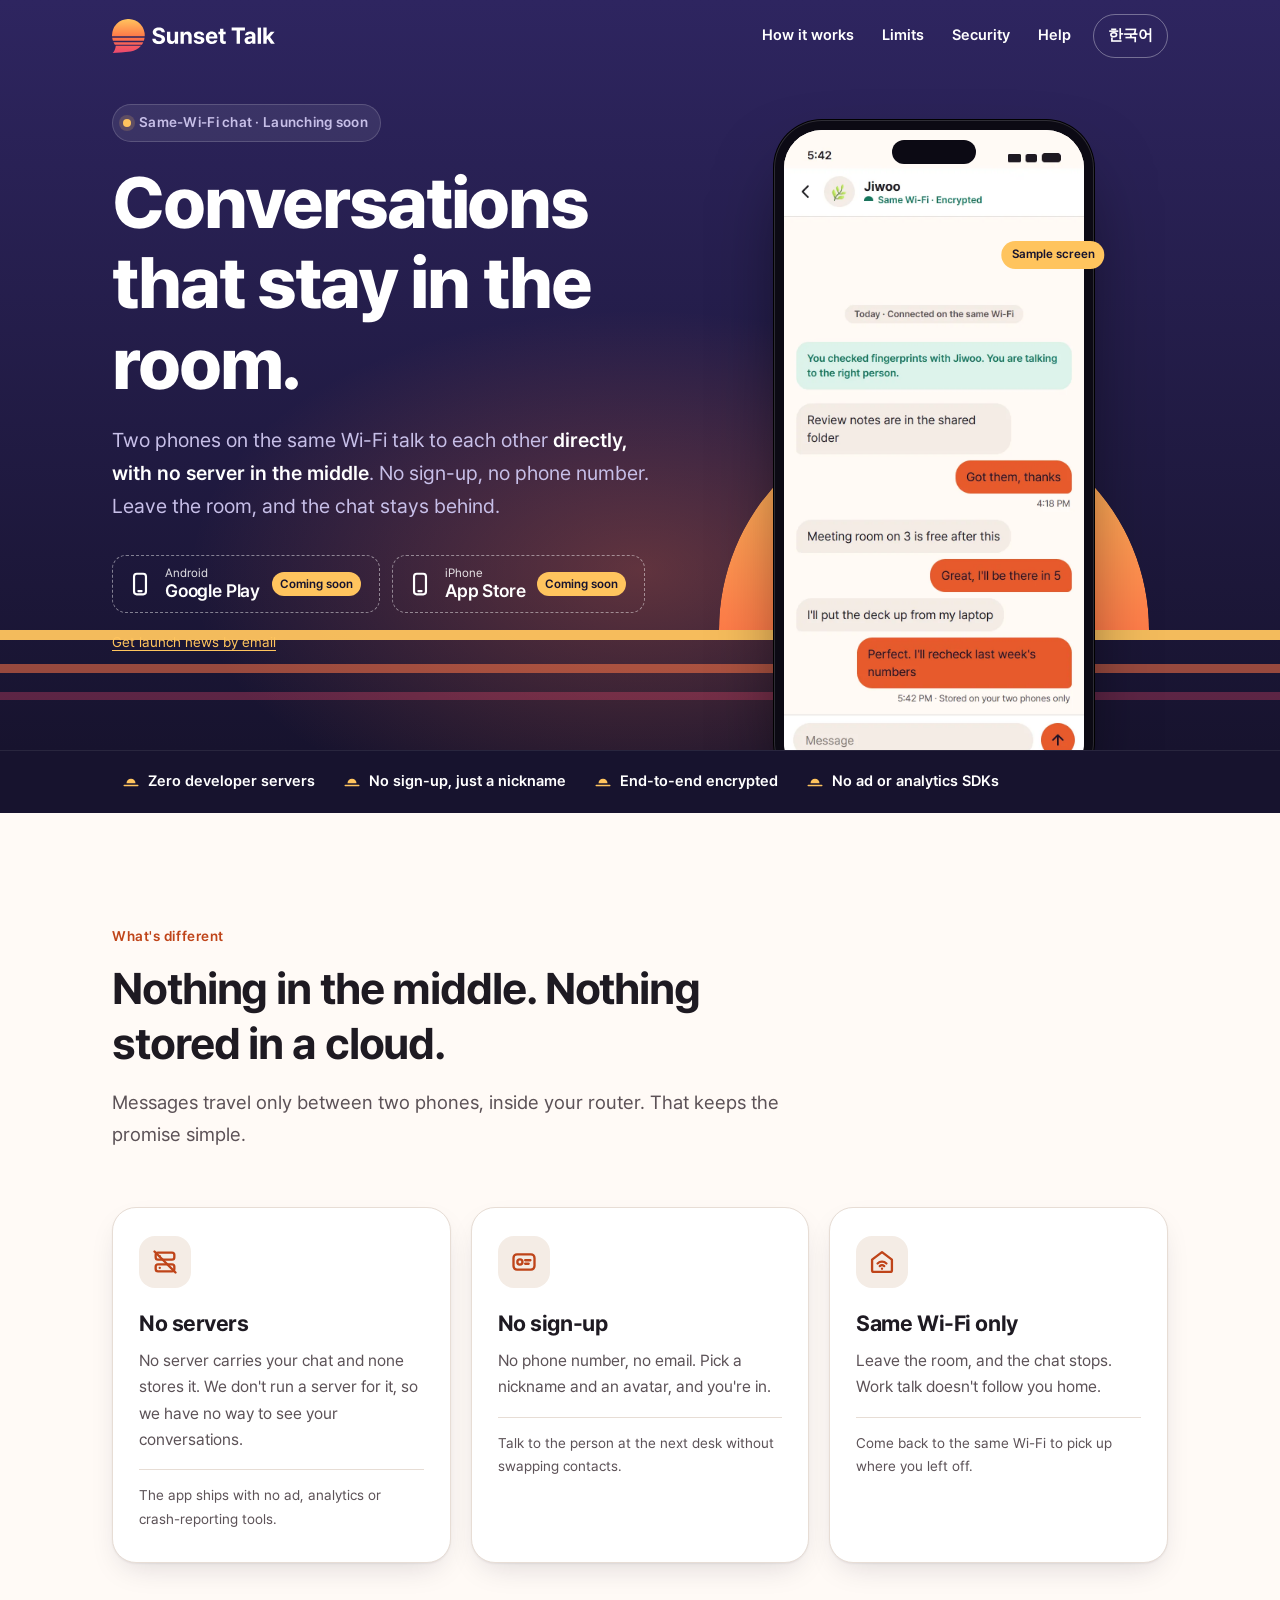
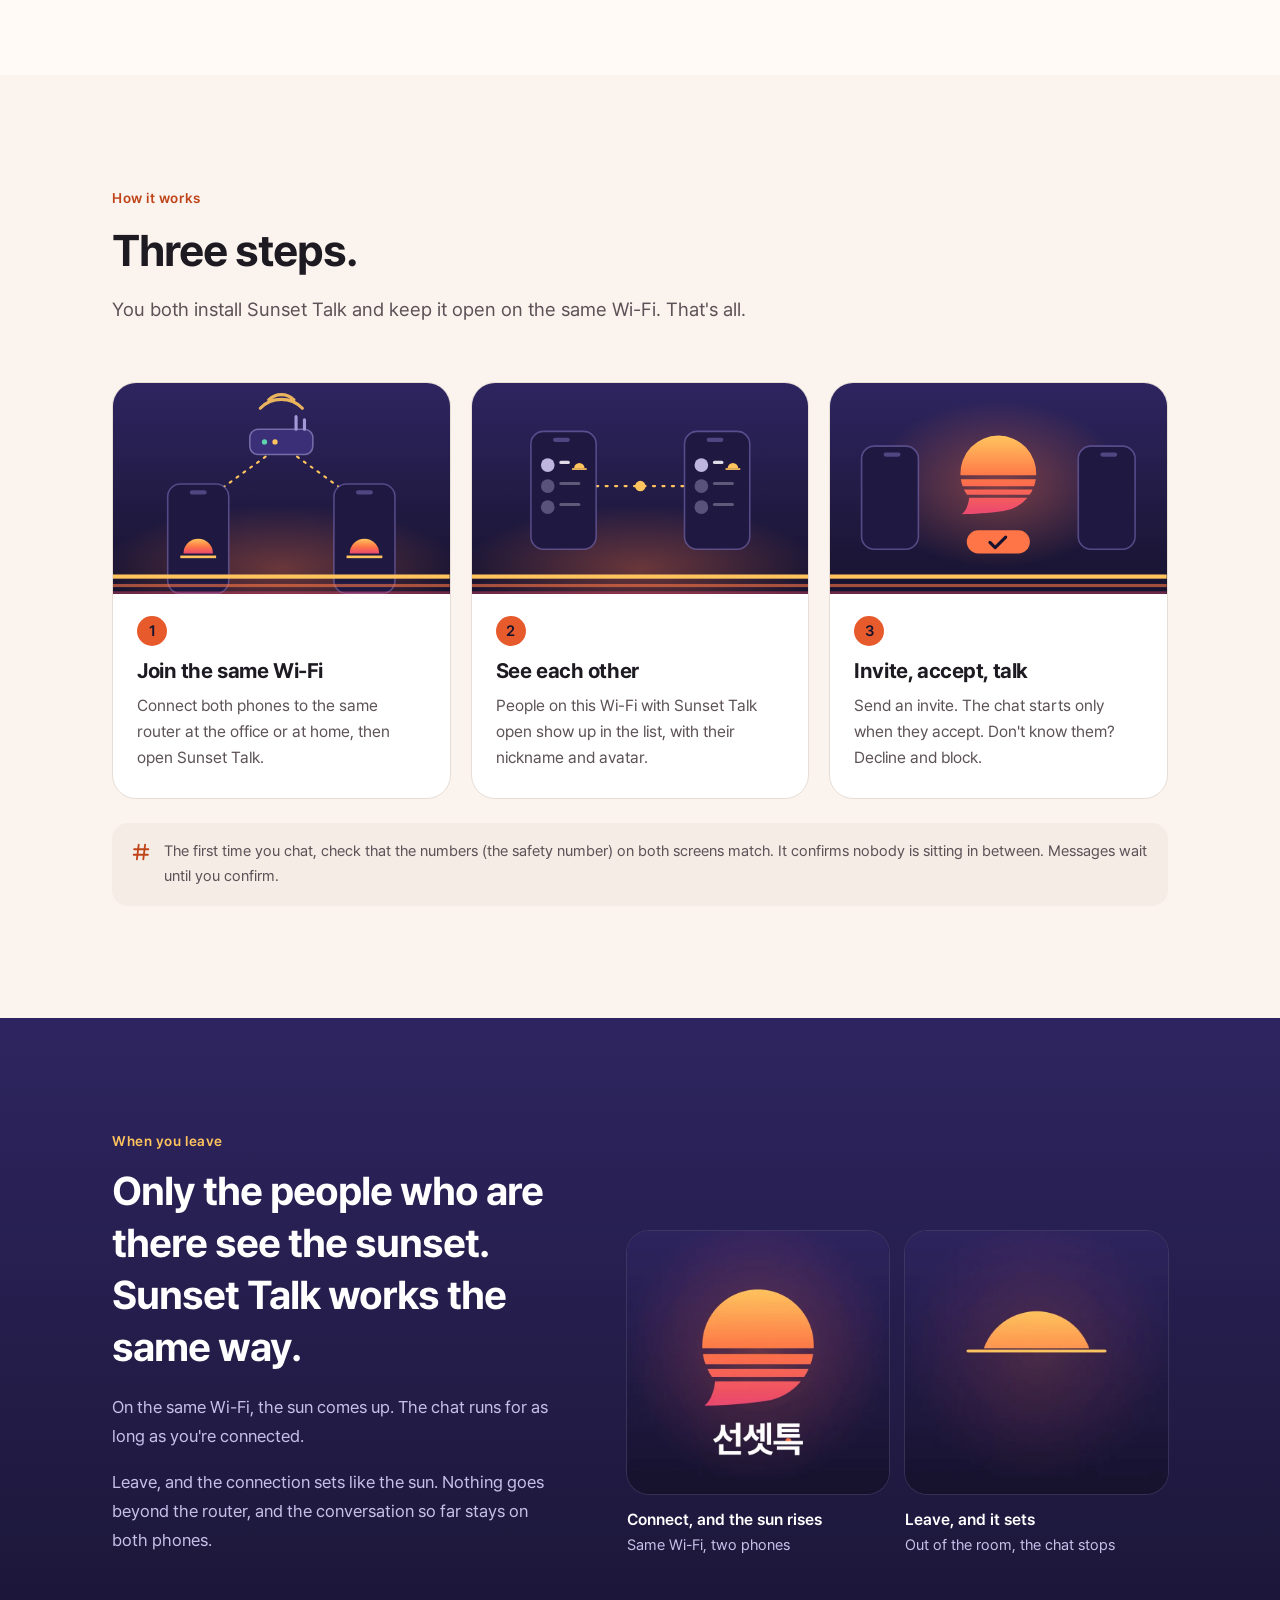
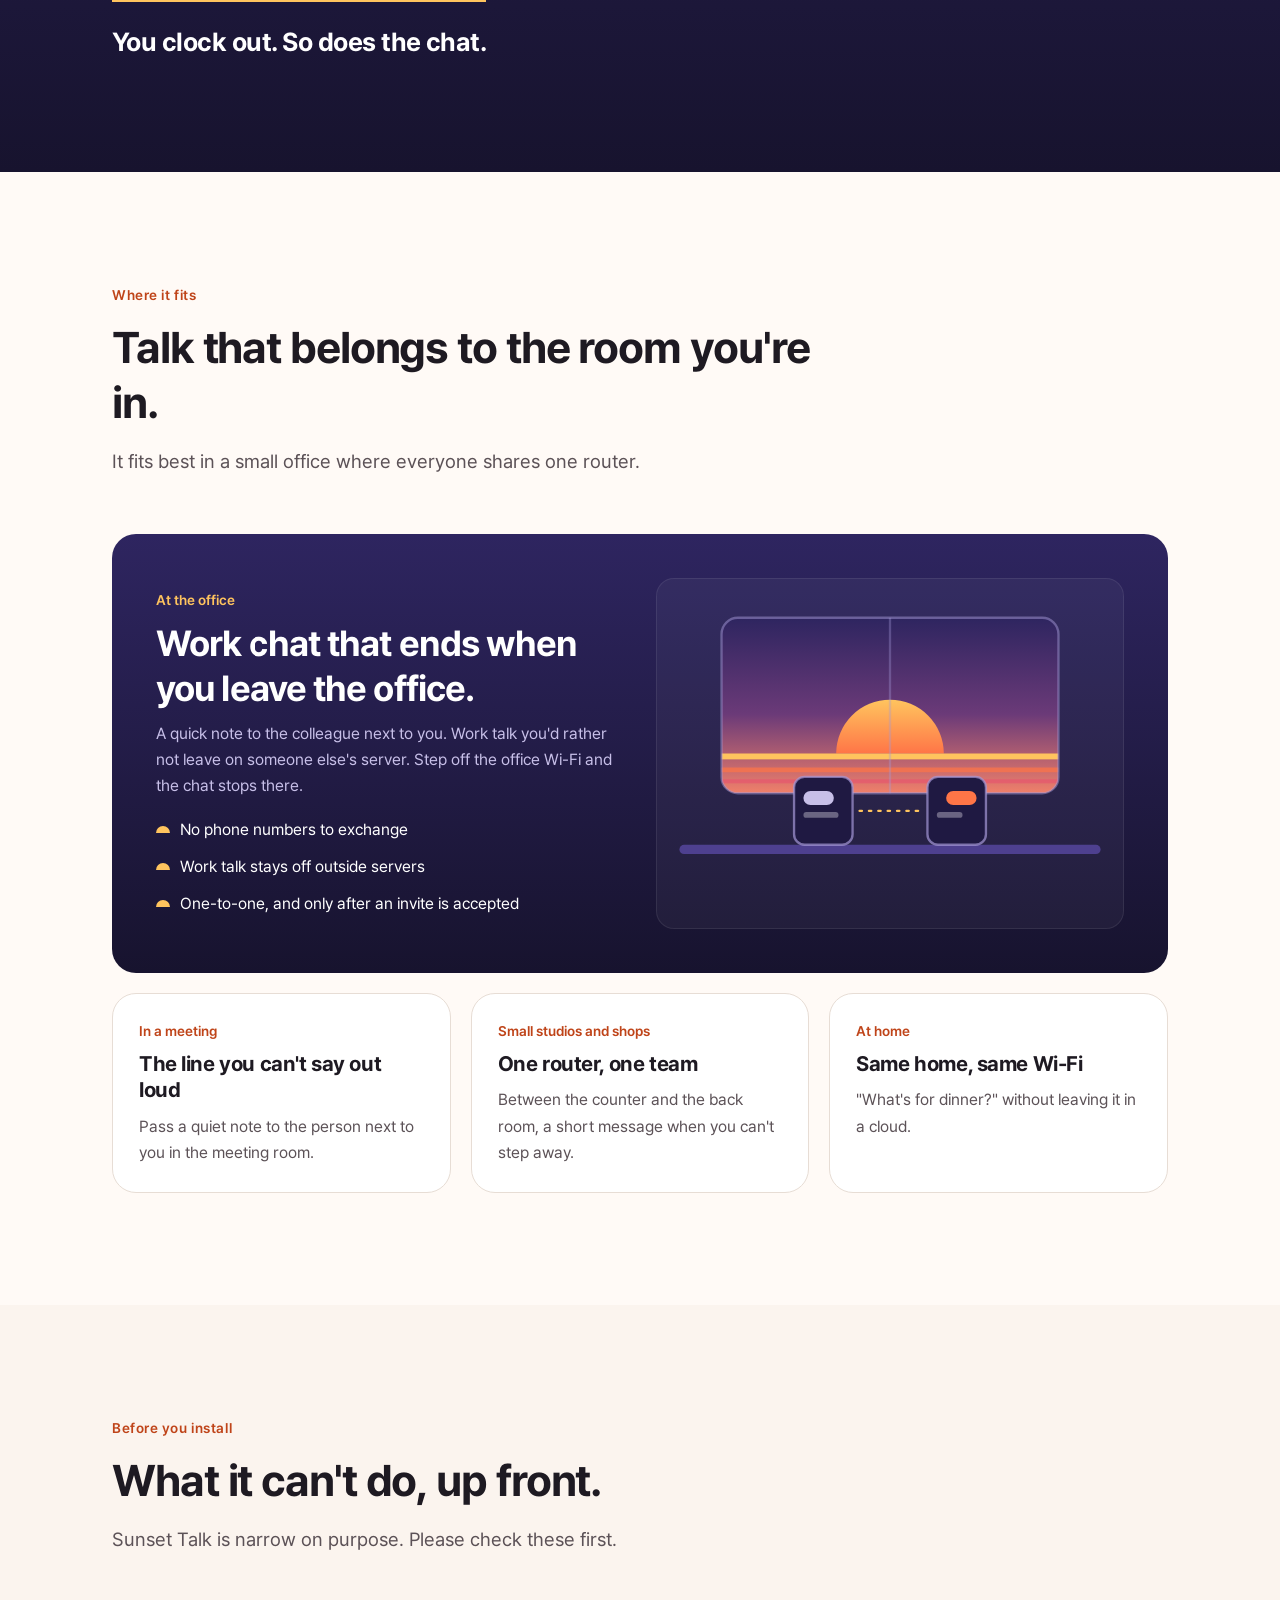
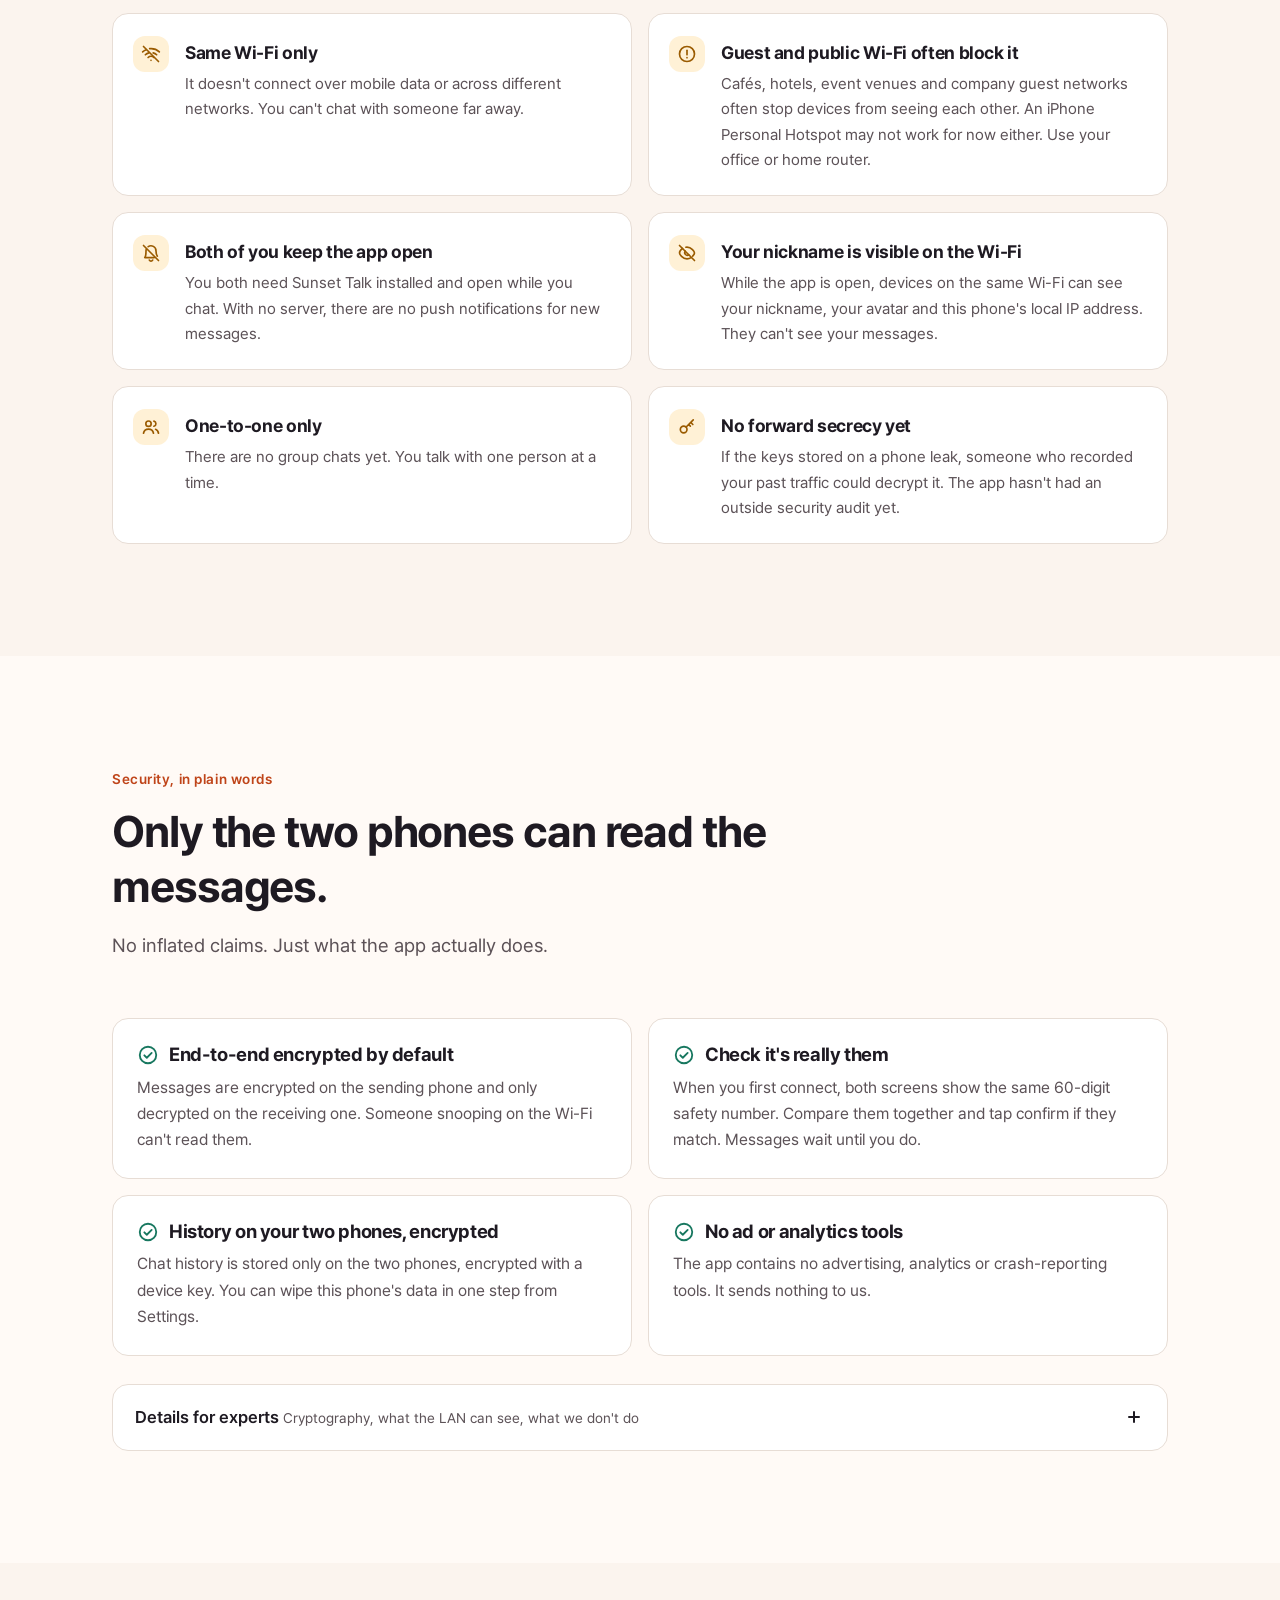
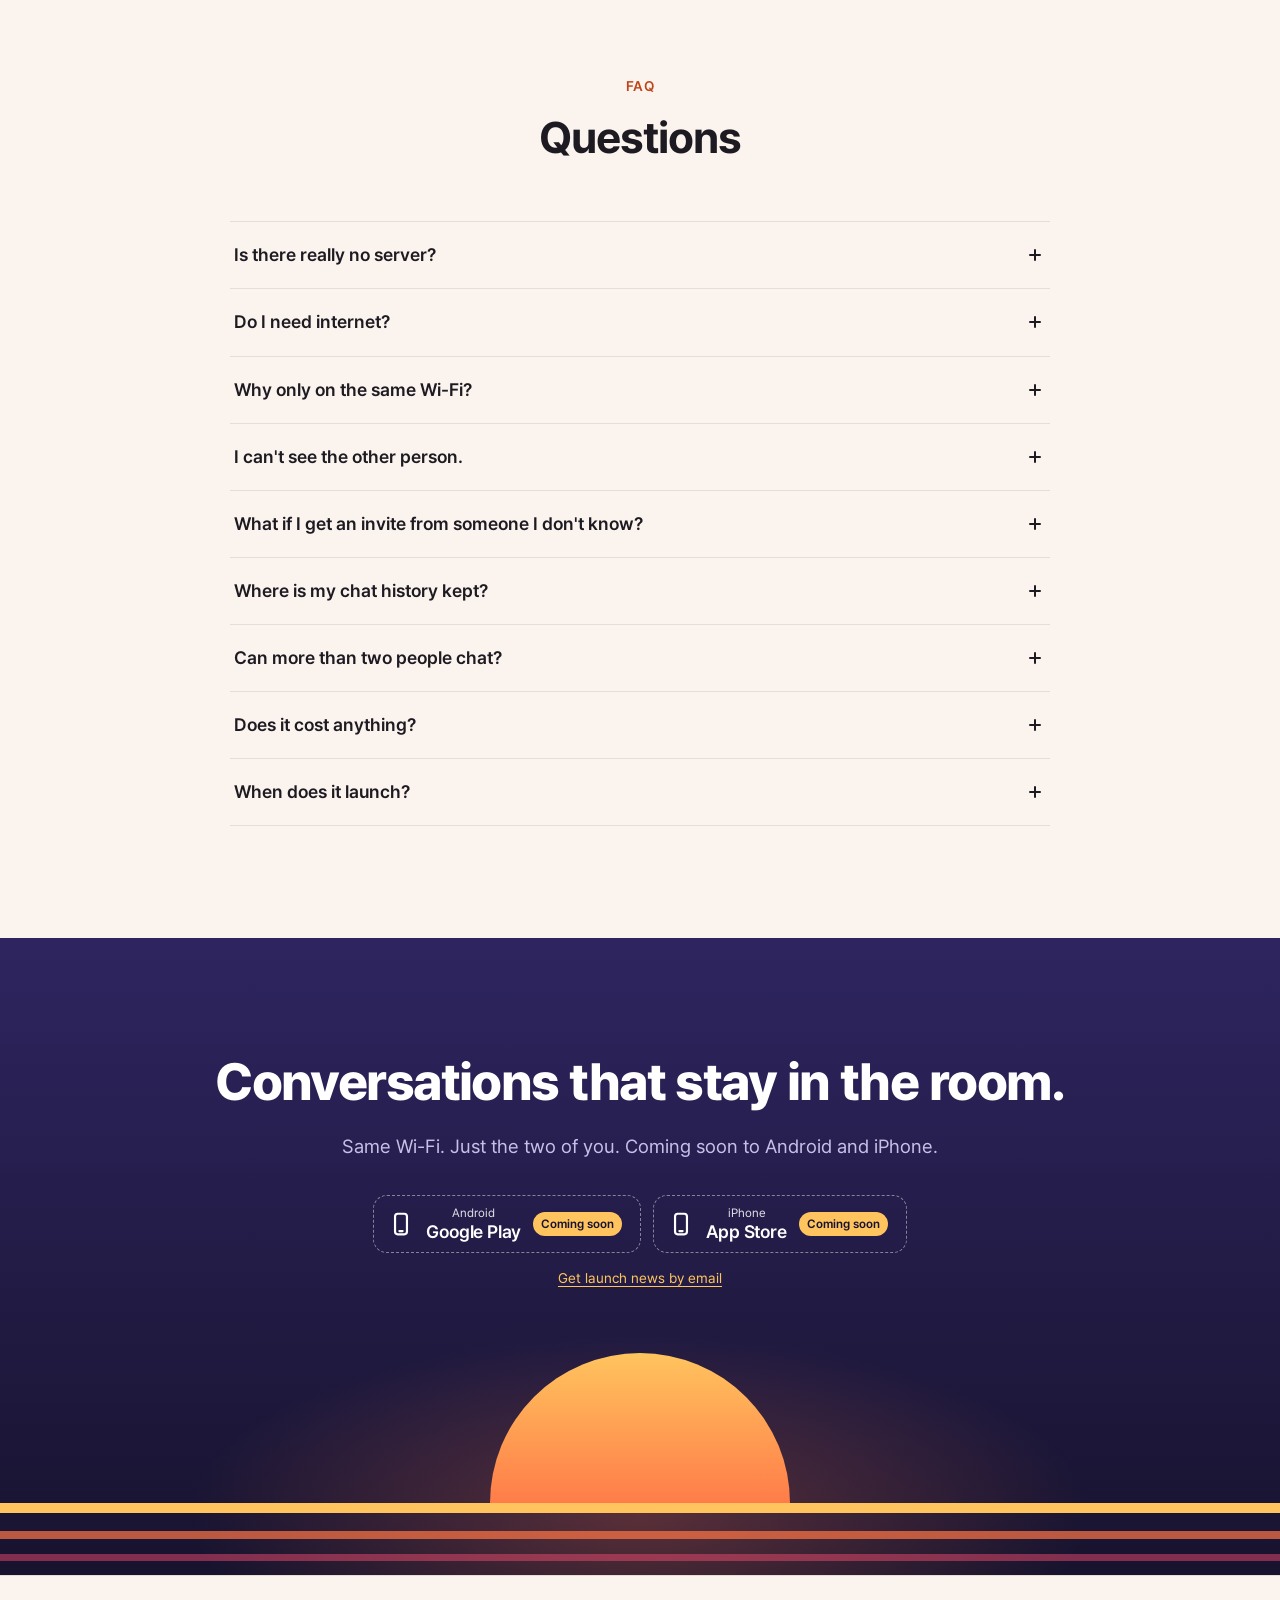
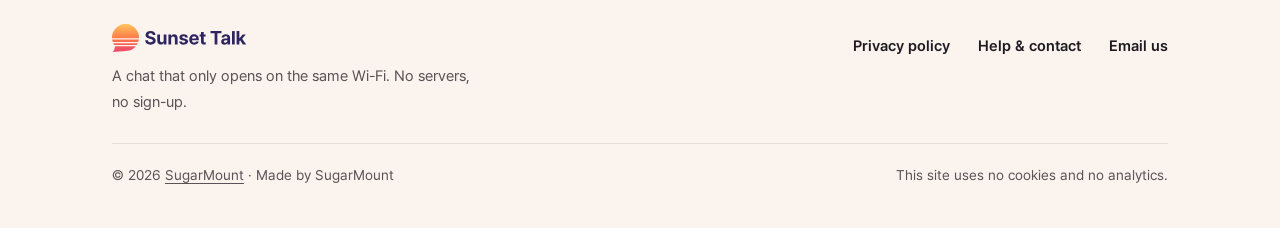
<file: en/index.html>
<!doctype html>
<!-- generated by tools/build.py from src/en/index.html and site.json: edit those, not this file -->
<html lang="en">
<head>
<meta charset="utf-8">
<meta name="viewport" content="width=device-width, initial-scale=1, viewport-fit=cover">
<title>Sunset Talk — Same Wi-Fi. Just the two of you.</title>
<meta name="description" content="A chat app for two phones on the same Wi-Fi. They talk directly, with no server in the middle. No sign-up, no phone number, end-to-end encrypted, and history stays on your two phones.">
<meta name="robots" content="noindex">
<link rel="canonical" href="https://sunset.sugarmount21.com/en/">
<link rel="alternate" hreflang="ko" href="https://sunset.sugarmount21.com/">
<link rel="alternate" hreflang="en" href="https://sunset.sugarmount21.com/en/">
<link rel="alternate" hreflang="x-default" href="https://sunset.sugarmount21.com/">
<meta name="color-scheme" content="light dark">
<meta name="theme-color" content="#2E2560">
<link rel="icon" href="/favicon.ico" sizes="48x48">
<link rel="icon" href="/favicon.svg" type="image/svg+xml">
<link rel="apple-touch-icon" href="/assets/icons/apple-touch-icon.png">
<link rel="manifest" href="/site.webmanifest">
<link rel="preload" href="/assets/fonts/st-800-latin.f39a5f8d.woff2" as="font" type="font/woff2" crossorigin>
<link rel="stylesheet" href="/assets/app.css?v=a4a9000703">
<meta property="og:type" content="website">
<meta property="og:site_name" content="Sunset Talk">
<meta property="og:title" content="Sunset Talk — Conversations that stay in the room">
<meta property="og:description" content="A chat app for two phones on the same Wi-Fi. They talk directly, with no server in the middle. No sign-up, no phone number, end-to-end encrypted, and history stays on your two phones.">
<meta property="og:url" content="https://sunset.sugarmount21.com/en/">
<meta property="og:image" content="https://sunset.sugarmount21.com/assets/og/og-en.png">
<meta property="og:image:width" content="1200">
<meta property="og:image:height" content="630">
<meta property="og:image:alt" content="Sunset Talk logo with the line &#x27;Conversations that stay in the room&#x27; over a sunset on the horizon">
<meta property="og:locale" content="en_US">
<meta property="og:locale:alternate" content="ko_KR">
<meta name="twitter:card" content="summary_large_image">
<meta name="twitter:title" content="Sunset Talk — Conversations that stay in the room">
<meta name="twitter:description" content="A chat app for two phones on the same Wi-Fi. They talk directly, with no server in the middle. No sign-up, no phone number, end-to-end encrypted, and history stays on your two phones.">
<meta name="twitter:image" content="https://sunset.sugarmount21.com/assets/og/og-en.png">
<script type="application/ld+json">{"@context":"https://schema.org","@graph":[{"@type":"Organization","@id":"https://sugarmount21.com/#org","name":"SugarMount","url":"https://sugarmount21.com/","email":"sugarmount21@gmail.com"},{"@type":"WebSite","@id":"https://sunset.sugarmount21.com/#site","url":"https://sunset.sugarmount21.com/","name":"선셋톡 · Sunset Talk","inLanguage":["ko","en"],"publisher":{"@id":"https://sugarmount21.com/#org"}},{"@type":"MobileApplication","@id":"https://sunset.sugarmount21.com/#app","name":"Sunset Talk","alternateName":"선셋톡","description":"A chat app for two phones on the same Wi-Fi. They talk directly, with no server in the middle. No sign-up, no phone number, end-to-end encrypted, and history stays on your two phones.","url":"https://sunset.sugarmount21.com/en/","inLanguage":"en","image":"https://sunset.sugarmount21.com/assets/og/og-en.png","operatingSystem":"Android, iOS","applicationCategory":"CommunicationApplication","offers":{"@type":"Offer","price":"0","priceCurrency":"USD"},"publisher":{"@id":"https://sugarmount21.com/#org"},"author":{"@id":"https://sugarmount21.com/#org"}}]}</script>
<script>document.documentElement.className='js'</script>
<script src="/assets/site.js?v=2b94038aa3" defer></script>
</head>
<body class="home">
<a class="skip" href="#main">Skip to content</a>
<header class="site-header on-twilight"><div class="wrap"><a class="logo" href="/en/" aria-label="Sunset Talk home"><svg aria-hidden="true" focusable="false" xmlns="http://www.w3.org/2000/svg" viewBox="-100 -100 993.71 207.5"><defs><linearGradient id="sun-h" gradientUnits="userSpaceOnUse" x1="0" y1="-100" x2="0" y2="102"><stop offset="0" stop-color="#FFC45E"/><stop offset="0.55" stop-color="#FF7547"/><stop offset="1" stop-color="#EC4A6E"/></linearGradient></defs><path d="M-99.87,5 A100,100 0 1 1 99.87,5 Z M-98.87,15 H98.87 A100,100 0 0 1 94.22,33.5 H-94.22 A100,100 0 0 1 -98.87,15 Z M-90.75,42 H90.75 A100,100 0 0 1 82.51,56.5 H-82.51 A100,100 0 0 1 -90.75,42 Z M-76.84,64 H76.84 A100,100 0 0 1 13.92,99.03 C-27.67,104.87 -66,107 -96,107.5 Q-80.5,94.5 -76.84,64 Z" fill="url(#sun-h)"/><g transform="translate(140.94,-47.49)"><path d="M62.07 28.3H81.76C81.48 10.8 66.99 -1.37 45.12 -1.37C23.52 -1.37 7.66 10.53 7.66 28.57C7.66 43.07 17.91 51.41 34.59 55.51L45.39 58.11C56.19 60.84 62.34 63.98 62.34 70.68C62.34 78.07 55.37 83.12 44.57 83.12C33.63 83.12 25.7 78.07 25.02 68.09H5.06C5.61 89.28 20.92 100.35 44.84 100.35C68.91 100.35 83.12 88.87 83.12 70.68C83.12 54.14 70.41 45.53 53.46 41.7L44.57 39.51C36.09 37.6 28.57 34.32 28.71 27.21C28.85 20.64 34.59 15.86 44.98 15.86C54.96 15.86 61.25 20.51 62.07 28.3Z" class="wm"/><path d="M142.19 67.4C142.19 77.52 135.21 82.85 127.83 82.85C119.9 82.85 114.84 77.25 114.84 68.5V24.75H94.61V72.05C94.61 89.41 104.73 99.94 119.63 99.94C130.84 99.94 138.77 94.2 142.19 85.59H143.01V98.98H162.42V24.75H142.19Z" class="wm"/><path d="M197.56 56.05C197.56 46.21 203.3 40.61 211.78 40.61C220.12 40.61 225.18 46.07 225.18 55.23V98.98H245.27V51.68C245.41 34.32 235.16 23.79 219.71 23.79C208.77 23.79 200.84 29.12 197.42 37.73H196.6V24.75H177.32V98.98H197.56Z" class="wm"/><path d="M302.56 46.76H321.56C320.47 32.68 308.85 23.79 290.12 23.79C270.98 23.79 258.67 32.68 258.81 46.89C258.67 57.83 266.05 65.21 280.14 67.95L292.44 70.41C299.41 71.91 302.56 74.24 302.56 78.07C302.56 82.85 297.64 85.86 290.25 85.86C282.87 85.86 278.09 82.85 277.13 76.97H256.76C258.4 91.46 270.16 100.49 290.25 100.49C309.94 100.49 323.07 90.64 323.2 76.02C323.07 65.35 316.09 58.93 301.74 55.92L288.48 53.18C281.5 51.68 278.77 49.08 278.91 45.8C278.77 41.29 283.83 38.14 290.39 38.14C297.09 38.14 301.74 41.56 302.56 46.76Z" class="wm"/><path d="M368.46 100.49C386.78 100.49 399.08 91.46 401.95 77.79H382.68C380.62 82.3 375.7 85.31 368.87 85.31C358.48 85.31 351.78 78.34 351.78 67.13H402.5V61.39C402.5 36.09 387.19 23.79 367.64 23.79C345.9 23.79 331.82 39.24 331.82 62.21C331.82 85.72 345.76 100.49 368.46 100.49ZM351.78 54.41C352.12 45.87 358.75 38.96 368.05 38.96C377.07 38.96 383.36 45.39 383.36 54.41Z" class="wm"/><path d="M452.81 24.75H438.87V6.97H418.63V24.75H408.38V39.92H418.63V79.02C418.5 93.38 428.48 99.94 443.11 99.94C448.16 99.94 451.72 99.67 453.91 99.26V83.26C451.45 83.54 447.89 83.67 445.84 83.67C441.74 83.54 438.87 82.03 438.87 76.15V39.92H452.81Z" class="wm"/><path d="M489.32 16.95H519.67V98.98H540.04V16.95H570.39V0H489.32Z" class="wm"/><path d="M568.07 78.2C568.07 92.97 578.59 100.35 592.81 100.35C603.89 100.35 610.86 95.57 614.55 88.73H615.1V98.98H634.24V48.95C634.24 31.04 618.93 23.79 602.79 23.79C583.11 23.79 571.89 33.91 570.66 46.76H589.94C591.04 41.7 595.41 38.55 602.25 38.55C609.77 38.55 614 42.25 614.14 48.4V54.41C611 54.55 601.02 55.03 595.68 55.37C581.46 56.19 568.07 61.66 568.07 78.2ZM587.48 77.66C587.48 71.91 591.99 68.63 598.96 67.95C602.45 67.61 611.06 67.13 614.14 66.99V72.46C614.28 80.25 607.71 86.41 598.55 86.41C592.13 86.41 587.48 83.4 587.48 77.66Z" class="wm"/><path d="M668.69 0H648.46V98.98H668.69Z" class="wm"/><path d="M682.64 98.98H702.87V75.2L708.61 68.77L728.98 98.98H752.77L723.65 56.88L751.27 24.75H728.03L703.96 53.18H702.87V0H682.64Z" class="wm"/></g></svg>
</a><nav class="nav" aria-label="Main menu"><a class="nav-sec" href="/en/#how">How it works</a><a class="nav-sec" href="/en/#limits">Limits</a><a class="nav-sec" href="/en/#security">Security</a><a class="nav-sec" href="/en/support/">Help</a><a class="lang" href="/" hreflang="ko" lang="ko"><span class="sys">한국어</span></a></nav></div></header>
<main id="main">
<section class="hero on-twilight" aria-labelledby="hero-title">
  <div class="sun-glow" aria-hidden="true"></div>
  <div class="wrap hero-grid">
    <div class="hero-copy">
      <p class="eyebrow"><span class="dot" aria-hidden="true"></span>Same-Wi-Fi chat · Launching soon</p>
      <h1 class="display" id="hero-title">Conversations that stay in the room.</h1>
      <p class="lead">Two phones on the same Wi-Fi talk to each other <strong>directly, with no server in the middle</strong>. No sign-up, no phone number. Leave the room, and the chat stays behind.</p>
      <div class="hero-actions">
        <ul class="stores" aria-label="Get the app"><li><span class="store soon" aria-disabled="true"><svg viewBox="0 0 24 24" fill="none" stroke="currentColor" stroke-width="2" stroke-linecap="round" stroke-linejoin="round" focusable="false" aria-hidden="true"><rect x="6.5" y="2.5" width="11" height="19" rx="2.5"/><path d="M10.5 18.5h3"/></svg><span><span class="s-top">Android</span><span class="s-name">Google Play</span></span><span class="tag">Coming soon</span></span></li><li><span class="store soon" aria-disabled="true"><svg viewBox="0 0 24 24" fill="none" stroke="currentColor" stroke-width="2" stroke-linecap="round" stroke-linejoin="round" focusable="false" aria-hidden="true"><rect x="6.5" y="2.5" width="11" height="19" rx="2.5"/><path d="M10.5 18.5h3"/></svg><span><span class="s-top">iPhone</span><span class="s-name">App Store</span></span><span class="tag">Coming soon</span></span></li></ul>
        <p class="cta-note"><a class="inline" href="mailto:sugarmount21@gmail.com?subject=Sunset%20Talk%20launch%20notice&amp;body=Please%20let%20me%20know%20at%20this%20address%20when%20Sunset%20Talk%20launches.">Get launch news by email</a></p>
      </div>
    </div>
    <div class="hero-stage">
      <div class="sun-disc" aria-hidden="true"></div>
      <div class="phone"><span class="shot-note">Sample screen</span><div class="screen"><picture><source srcset="/assets/screens/hero-en.webp" type="image/webp"><img src="/assets/screens/hero-en.png" width="780" height="1688" alt="Sample Sunset Talk chat: messages with Jiwoo on the same Wi-Fi about a meeting room, with a note that history is stored on the two phones only" fetchpriority="high"></picture></div></div>
    </div>
  </div>
  <div class="horizon" aria-hidden="true"><i></i><i></i><i></i></div>
</section>

<div class="trust on-twilight">
  <ul class="wrap" aria-label="What Sunset Talk promises">
    <li><svg viewBox="0 0 24 24" fill="none" stroke="currentColor" stroke-width="2" stroke-linecap="round" stroke-linejoin="round" focusable="false" aria-hidden="true"><path d="M6 13.5a6 6 0 0 1 12 0z" fill="currentColor" stroke="none"/><path d="M3 16.5h18"/></svg>Zero developer servers</li>
    <li><svg viewBox="0 0 24 24" fill="none" stroke="currentColor" stroke-width="2" stroke-linecap="round" stroke-linejoin="round" focusable="false" aria-hidden="true"><path d="M6 13.5a6 6 0 0 1 12 0z" fill="currentColor" stroke="none"/><path d="M3 16.5h18"/></svg>No sign-up, just a nickname</li>
    <li><svg viewBox="0 0 24 24" fill="none" stroke="currentColor" stroke-width="2" stroke-linecap="round" stroke-linejoin="round" focusable="false" aria-hidden="true"><path d="M6 13.5a6 6 0 0 1 12 0z" fill="currentColor" stroke="none"/><path d="M3 16.5h18"/></svg>End-to-end encrypted</li>
    <li><svg viewBox="0 0 24 24" fill="none" stroke="currentColor" stroke-width="2" stroke-linecap="round" stroke-linejoin="round" focusable="false" aria-hidden="true"><path d="M6 13.5a6 6 0 0 1 12 0z" fill="currentColor" stroke="none"/><path d="M3 16.5h18"/></svg>No ad or analytics SDKs</li>
  </ul>
</div>

<section class="section" aria-labelledby="why-title">
  <div class="wrap">
    <div class="section-head rv">
      <span class="kicker">What's different</span>
      <h2 class="h2" id="why-title">Nothing in the middle. Nothing stored in a cloud.</h2>
      <p>Messages travel only between two phones, inside your router. That keeps the promise simple.</p>
    </div>
    <ul class="points">
      <li class="point rv">
        <div class="ico"><svg viewBox="0 0 24 24" fill="none" stroke="currentColor" stroke-width="2" stroke-linecap="round" stroke-linejoin="round" focusable="false" aria-hidden="true"><rect x="4" y="4" width="16" height="6" rx="2"/><rect x="4" y="14" width="16" height="6" rx="2"/><path d="M7.5 7h.01M7.5 17h.01"/><path d="M3 3l18 18"/></svg></div>
        <h3>No servers</h3>
        <p>No server carries your chat and none stores it. We don't run a server for it, so we have no way to see your conversations.</p>
        <span class="proof">The app ships with no ad, analytics or crash-reporting tools.</span>
      </li>
      <li class="point rv">
        <div class="ico"><svg viewBox="0 0 24 24" fill="none" stroke="currentColor" stroke-width="2" stroke-linecap="round" stroke-linejoin="round" focusable="false" aria-hidden="true"><rect x="3" y="5.5" width="18" height="13" rx="3"/><circle cx="8.5" cy="12" r="2.2"/><path d="M13 10.5h4.5M13 13.5h3"/></svg></div>
        <h3>No sign-up</h3>
        <p>No phone number, no email. Pick a nickname and an avatar, and you're in.</p>
        <span class="proof">Talk to the person at the next desk without swapping contacts.</span>
      </li>
      <li class="point rv">
        <div class="ico"><svg viewBox="0 0 24 24" fill="none" stroke="currentColor" stroke-width="2" stroke-linecap="round" stroke-linejoin="round" focusable="false" aria-hidden="true"><path d="M3.5 10 12 3.5 20.5 10v9a1.5 1.5 0 0 1-1.5 1.5H5A1.5 1.5 0 0 1 3.5 19z"/><path d="M8.2 13.3a5.4 5.4 0 0 1 7.6 0M10.1 15.5a2.7 2.7 0 0 1 3.8 0"/><path d="M12 17.8h.01"/></svg></div>
        <h3>Same Wi-Fi only</h3>
        <p>Leave the room, and the chat stops. Work talk doesn't follow you home.</p>
        <span class="proof">Come back to the same Wi-Fi to pick up where you left off.</span>
      </li>
    </ul>
  </div>
</section>

<section class="section alt" id="how" aria-labelledby="how-title">
  <div class="wrap">
    <div class="section-head rv">
      <span class="kicker">How it works</span>
      <h2 class="h2" id="how-title">Three steps.</h2>
      <p>You both install Sunset Talk and keep it open on the same Wi-Fi. That's all.</p>
    </div>
    <ol class="steps">
      <li class="step rv">
        <div class="art"><svg viewBox="0 0 320 200" aria-hidden="true" focusable="false" preserveAspectRatio="xMidYMid slice"><defs><linearGradient id="gstep1" x1="0" y1="0" x2="0" y2="1"><stop offset="0" stop-color="#FFC45E"/><stop offset=".55" stop-color="#FF7547"/><stop offset="1" stop-color="#EC4A6E"/></linearGradient><radialGradient id="rstep1" cx=".5" cy=".5" r=".5"><stop offset="0" stop-color="#FF7547" stop-opacity=".35"/><stop offset="1" stop-color="#FF7547" stop-opacity="0"/></radialGradient></defs><ellipse cx="160" cy="176" rx="170" ry="60" fill="url(#rstep1)"/><path d="M140 30a28 28 0 0 1 40 0M148 22a17 17 0 0 1 24 0" fill="none" stroke="#FFC45E" stroke-width="3" stroke-linecap="round" opacity=".9" transform="translate(0 -6)"/><g transform="translate(130 44)"><rect width="60" height="24" rx="8" fill="#3B3077" stroke="#A498D6" stroke-opacity=".6" stroke-width="1.5"/><circle cx="14" cy="12" r="2.5" fill="#5FD3AE"/><circle cx="24" cy="12" r="2.5" fill="#FFC45E"/><path d="M44 0V-12M52 0V-9" stroke="#A498D6" stroke-width="3" stroke-linecap="round"/></g><path d="M145 70 98 104M175 70l47 34" stroke="#FFC45E" stroke-width="2" stroke-dasharray="2 6" stroke-linecap="round"/><g transform="translate(52 96)"><rect width="58" height="104" rx="12" fill="#1F1942" stroke="#8274C2" stroke-opacity=".55" stroke-width="1.5"/><rect x="21" y="6" width="16" height="4" rx="2" fill="#8274C2" fill-opacity=".5"/><path d="M15 66 a14 14 0 0 1 28 0z" fill="url(#gstep1)"/><rect x="12" y="68" width="34" height="2.5" fill="#FFC45E"/></g><g transform="translate(210 96)"><rect width="58" height="104" rx="12" fill="#1F1942" stroke="#8274C2" stroke-opacity=".55" stroke-width="1.5"/><rect x="21" y="6" width="16" height="4" rx="2" fill="#8274C2" fill-opacity=".5"/><path d="M15 66 a14 14 0 0 1 28 0z" fill="url(#gstep1)"/><rect x="12" y="68" width="34" height="2.5" fill="#FFC45E"/></g><rect x="0" y="182" width="320" height="4" fill="#FFC45E"/><rect x="0" y="191" width="320" height="3" fill="#FF7547" fill-opacity=".6"/><rect x="0" y="198" width="320" height="2.5" fill="#EC4A6E" fill-opacity=".4"/></svg></div>
        <div class="body"><span class="step-num">1</span>
          <h3>Join the same Wi-Fi</h3>
          <p>Connect both phones to the same router at the office or at home, then open Sunset Talk.</p>
        </div>
      </li>
      <li class="step rv">
        <div class="art"><svg viewBox="0 0 320 200" aria-hidden="true" focusable="false" preserveAspectRatio="xMidYMid slice"><defs><linearGradient id="gstep2" x1="0" y1="0" x2="0" y2="1"><stop offset="0" stop-color="#FFC45E"/><stop offset=".55" stop-color="#FF7547"/><stop offset="1" stop-color="#EC4A6E"/></linearGradient><radialGradient id="rstep2" cx=".5" cy=".5" r=".5"><stop offset="0" stop-color="#FF7547" stop-opacity=".35"/><stop offset="1" stop-color="#FF7547" stop-opacity="0"/></radialGradient></defs><ellipse cx="160" cy="176" rx="170" ry="60" fill="url(#rstep2)"/><path d="M118 98h84" stroke="#FFC45E" stroke-width="2" stroke-dasharray="2 7" stroke-linecap="round"/><circle cx="160" cy="98" r="5" fill="#FFC45E"/><g transform="translate(56 46)"><rect width="62" height="112" rx="12" fill="#1F1942" stroke="#8274C2" stroke-opacity=".55" stroke-width="1.5"/><rect x="21" y="6" width="16" height="4" rx="2" fill="#8274C2" fill-opacity=".5"/><circle cx="16" cy="32" r="6.5" fill="#C7BFE8" fill-opacity="0.95"/><rect x="27" y="28" width="10" height="3" rx="1.5" fill="#F5F2FA" fill-opacity="0.9"/><path d="M41 35a5 5 0 0 1 10 0z" fill="#FFC45E"/><rect x="39" y="35" width="14" height="1.6" fill="#FFC45E"/><circle cx="16" cy="52" r="6.5" fill="#C7BFE8" fill-opacity="0.35"/><rect x="27" y="48" width="20" height="3" rx="1.5" fill="#F5F2FA" fill-opacity="0.3"/><circle cx="16" cy="72" r="6.5" fill="#C7BFE8" fill-opacity="0.35"/><rect x="27" y="68" width="20" height="3" rx="1.5" fill="#F5F2FA" fill-opacity="0.3"/></g><g transform="translate(202 46)"><rect width="62" height="112" rx="12" fill="#1F1942" stroke="#8274C2" stroke-opacity=".55" stroke-width="1.5"/><rect x="21" y="6" width="16" height="4" rx="2" fill="#8274C2" fill-opacity=".5"/><circle cx="16" cy="32" r="6.5" fill="#C7BFE8" fill-opacity="0.95"/><rect x="27" y="28" width="10" height="3" rx="1.5" fill="#F5F2FA" fill-opacity="0.9"/><path d="M41 35a5 5 0 0 1 10 0z" fill="#FFC45E"/><rect x="39" y="35" width="14" height="1.6" fill="#FFC45E"/><circle cx="16" cy="52" r="6.5" fill="#C7BFE8" fill-opacity="0.35"/><rect x="27" y="48" width="20" height="3" rx="1.5" fill="#F5F2FA" fill-opacity="0.3"/><circle cx="16" cy="72" r="6.5" fill="#C7BFE8" fill-opacity="0.35"/><rect x="27" y="68" width="20" height="3" rx="1.5" fill="#F5F2FA" fill-opacity="0.3"/></g><rect x="0" y="182" width="320" height="4" fill="#FFC45E"/><rect x="0" y="191" width="320" height="3" fill="#FF7547" fill-opacity=".6"/><rect x="0" y="198" width="320" height="2.5" fill="#EC4A6E" fill-opacity=".4"/></svg></div>
        <div class="body"><span class="step-num">2</span>
          <h3>See each other</h3>
          <p>People on this Wi-Fi with Sunset Talk open show up in the list, with their nickname and avatar.</p>
        </div>
      </li>
      <li class="step rv">
        <div class="art"><svg viewBox="0 0 320 200" aria-hidden="true" focusable="false" preserveAspectRatio="xMidYMid slice"><defs><linearGradient id="sstep3" gradientUnits="userSpaceOnUse" x1="0" y1="-100" x2="0" y2="102"><stop offset="0" stop-color="#FFC45E"/><stop offset=".55" stop-color="#FF7547"/><stop offset="1" stop-color="#EC4A6E"/></linearGradient><radialGradient id="rstep3" cx=".5" cy=".5" r=".5"><stop offset="0" stop-color="#FF7547" stop-opacity=".4"/><stop offset="1" stop-color="#FF7547" stop-opacity="0"/></radialGradient></defs><ellipse cx="160" cy="96" rx="120" ry="80" fill="url(#rstep3)"/><g transform="translate(30 60)"><rect width="54" height="98" rx="12" fill="#1F1942" stroke="#8274C2" stroke-opacity=".55" stroke-width="1.5"/><rect x="21" y="6" width="16" height="4" rx="2" fill="#8274C2" fill-opacity=".5"/></g><g transform="translate(236 60)"><rect width="54" height="98" rx="12" fill="#1F1942" stroke="#8274C2" stroke-opacity=".55" stroke-width="1.5"/><rect x="21" y="6" width="16" height="4" rx="2" fill="#8274C2" fill-opacity=".5"/></g><g transform="translate(160 86) scale(.36)"><path d="M-99.87,5 A100,100 0 1 1 99.87,5 Z M-98.87,15 H98.87 A100,100 0 0 1 94.22,33.5 H-94.22 A100,100 0 0 1 -98.87,15 Z M-90.75,42 H90.75 A100,100 0 0 1 82.51,56.5 H-82.51 A100,100 0 0 1 -90.75,42 Z M-76.84,64 H76.84 A100,100 0 0 1 13.92,99.03 C-27.67,104.87 -66,107 -96,107.5 Q-80.5,94.5 -76.84,64 Z" fill="url(#sstep3)"/></g><g transform="translate(130 140)"><rect width="60" height="22" rx="11" fill="#FF7547"/><path d="M22 11.5l5 5 10-10" fill="none" stroke="#17132E" stroke-width="3" stroke-linecap="round" stroke-linejoin="round"/></g><rect x="0" y="182" width="320" height="4" fill="#FFC45E"/><rect x="0" y="191" width="320" height="3" fill="#FF7547" fill-opacity=".6"/><rect x="0" y="198" width="320" height="2.5" fill="#EC4A6E" fill-opacity=".4"/></svg></div>
        <div class="body"><span class="step-num">3</span>
          <h3>Invite, accept, talk</h3>
          <p>Send an invite. The chat starts only when they accept. Don't know them? Decline and block.</p>
        </div>
      </li>
    </ol>
    <p class="steps-note rv"><svg viewBox="0 0 24 24" fill="none" stroke="currentColor" stroke-width="2" stroke-linecap="round" stroke-linejoin="round" focusable="false" aria-hidden="true"><path d="M9.5 4 7.5 20M16.5 4l-2 16M4.5 9h15.5M4 15h15.5"/></svg><span>The first time you chat, check that the numbers (the safety number) on both screens match. It confirms nobody is sitting in between. Messages wait until you confirm.</span></p>
  </div>
</section>

<section class="section story on-twilight" aria-labelledby="story-title">
  <div class="wrap story-grid">
    <div class="rv">
      <span class="kicker">When you leave</span>
      <h2 class="quote" id="story-title">Only the people who are there see the sunset. Sunset Talk works the same way.</h2>
      <p>On the same Wi-Fi, the sun comes up. The chat runs for as long as you're connected.</p>
      <p>Leave, and the connection sets like the sun. Nothing goes beyond the router, and the conversation so far stays on both phones.</p>
      <p class="campaign">You clock out. So does the chat.</p>
    </div>
    <div class="reels rv">
      <figure class="reel">
        <div class="frame"><video data-src="/assets/motion/rise.mp4" poster="/assets/motion/rise-poster.webp" muted loop playsinline preload="none" width="720" height="720" aria-hidden="true" tabindex="-1"></video><button class="play" type="button" aria-pressed="false" data-play="Play animation" data-pause="Pause animation" data-play-text="Play" data-pause-text="Pause" aria-label="Play animation"><svg viewBox="0 0 24 24" fill="none" stroke="currentColor" stroke-width="2" stroke-linecap="round" stroke-linejoin="round" focusable="false" aria-hidden="true"><path d="M8 5.5v13l10.5-6.5z" fill="currentColor" stroke="none"/></svg><span>Play</span></button></div>
        <figcaption><b>Connect, and the sun rises</b>Same Wi-Fi, two phones</figcaption>
      </figure>
      <figure class="reel">
        <div class="frame"><video data-src="/assets/motion/set.mp4" poster="/assets/motion/set-poster.webp" muted loop playsinline preload="none" width="720" height="720" aria-hidden="true" tabindex="-1"></video><button class="play" type="button" aria-pressed="false" data-play="Play animation" data-pause="Pause animation" data-play-text="Play" data-pause-text="Pause" aria-label="Play animation"><svg viewBox="0 0 24 24" fill="none" stroke="currentColor" stroke-width="2" stroke-linecap="round" stroke-linejoin="round" focusable="false" aria-hidden="true"><path d="M8 5.5v13l10.5-6.5z" fill="currentColor" stroke="none"/></svg><span>Play</span></button></div>
        <figcaption><b>Leave, and it sets</b>Out of the room, the chat stops</figcaption>
      </figure>
    </div>
  </div>
</section>

<section class="section" id="uses" aria-labelledby="uses-title">
  <div class="wrap">
    <div class="section-head rv">
      <span class="kicker">Where it fits</span>
      <h2 class="h2" id="uses-title">Talk that belongs to the room you're in.</h2>
      <p>It fits best in a small office where everyone shares one router.</p>
    </div>
    <ul class="cases">
      <li class="case lead-case rv">
        <div>
          <p class="tagline">At the office</p>
          <h3>Work chat that ends when you leave the office.</h3>
          <p>A quick note to the colleague next to you. Work talk you'd rather not leave on someone else's server. Step off the office Wi-Fi and the chat stops there.</p>
          <ul>
            <li>No phone numbers to exchange</li>
            <li>Work talk stays off outside servers</li>
            <li>One-to-one, and only after an invite is accepted</li>
          </ul>
        </div>
        <div class="lead-art"><svg viewBox="0 0 400 300" aria-hidden="true" focusable="false" preserveAspectRatio="xMidYMid slice"><defs><linearGradient id="skyoffice" x1="0" y1="0" x2="0" y2="1"><stop offset="0" stop-color="#2E2560"/><stop offset=".55" stop-color="#6B3A78"/><stop offset="1" stop-color="#F0806A"/></linearGradient><linearGradient id="goffice" x1="0" y1="0" x2="0" y2="1"><stop offset="0" stop-color="#FFC45E"/><stop offset="1" stop-color="#FF7547"/></linearGradient><clipPath id="coffice"><rect x="56" y="34" width="288" height="150" rx="14"/></clipPath></defs><g clip-path="url(#coffice)"><rect x="56" y="34" width="288" height="150" fill="url(#skyoffice)"/><path d="M154 150a46 46 0 0 1 92 0z" fill="url(#goffice)"/><rect x="56" y="150" width="288" height="5" fill="#FFC45E"/><rect x="56" y="162" width="288" height="4" fill="#FF7547" fill-opacity=".7"/><rect x="56" y="172" width="288" height="3.5" fill="#EC4A6E" fill-opacity=".5"/></g><rect x="56" y="34" width="288" height="150" rx="14" fill="none" stroke="#A498D6" stroke-opacity=".5" stroke-width="2"/><path d="M200 34v150" stroke="#A498D6" stroke-opacity=".35" stroke-width="2"/><rect x="20" y="228" width="360" height="8" rx="4" fill="#4E408F"/><path d="M174 199h52" stroke="#FFC45E" stroke-width="2" stroke-dasharray="2 6" stroke-linecap="round"/><rect x="118" y="170" width="50" height="58" rx="9" fill="#1F1942" stroke="#A498D6" stroke-opacity=".7" stroke-width="2"/><rect x="126" y="182" width="26" height="12" rx="6" fill="#C7BFE8"/><rect x="126" y="200" width="30" height="5" rx="2.5" fill="#F5F2FA" fill-opacity=".35"/><rect x="232" y="170" width="50" height="58" rx="9" fill="#1F1942" stroke="#A498D6" stroke-opacity=".7" stroke-width="2"/><rect x="248" y="182" width="26" height="12" rx="6" fill="#FF7547"/><rect x="240" y="200" width="22" height="5" rx="2.5" fill="#F5F2FA" fill-opacity=".35"/></svg></div>
      </li>
      <li class="case rv">
        <p class="tagline">In a meeting</p>
        <h3>The line you can't say out loud</h3>
        <p>Pass a quiet note to the person next to you in the meeting room.</p>
      </li>
      <li class="case rv">
        <p class="tagline">Small studios and shops</p>
        <h3>One router, one team</h3>
        <p>Between the counter and the back room, a short message when you can't step away.</p>
      </li>
      <li class="case rv">
        <p class="tagline">At home</p>
        <h3>Same home, same Wi-Fi</h3>
        <p>"What's for dinner?" without leaving it in a cloud.</p>
      </li>
    </ul>
  </div>
</section>

<section class="section alt" id="limits" aria-labelledby="limits-title">
  <div class="wrap">
    <div class="section-head rv">
      <span class="kicker">Before you install</span>
      <h2 class="h2" id="limits-title">What it can't do, up front.</h2>
      <p>Sunset Talk is narrow on purpose. Please check these first.</p>
    </div>
    <ul class="limits" data-claim-ok>
      <li class="limit rv"><span class="mark"><svg viewBox="0 0 24 24" fill="none" stroke="currentColor" stroke-width="2" stroke-linecap="round" stroke-linejoin="round" focusable="false" aria-hidden="true"><path d="M3 3l18 18"/><path d="M8.5 16.2a5 5 0 0 1 7 0M5.2 12.9a9.7 9.7 0 0 1 4.2-2.3M14.6 10.6a9.7 9.7 0 0 1 4.2 2.3M2 9.4a14.5 14.5 0 0 1 4.3-2.6M10.4 5.6A14.6 14.6 0 0 1 22 9.4"/><path d="M12 19.6h.01"/></svg></span><div>
        <h3>Same Wi-Fi only</h3>
        <p>It doesn't connect over mobile data or across different networks. You can't chat with someone far away.</p></div></li>
      <li class="limit rv"><span class="mark"><svg viewBox="0 0 24 24" fill="none" stroke="currentColor" stroke-width="2" stroke-linecap="round" stroke-linejoin="round" focusable="false" aria-hidden="true"><circle cx="12" cy="12" r="9"/><path d="M12 7.5v5.5"/><path d="M12 16.4h.01"/></svg></span><div>
        <h3>Guest and public Wi-Fi often block it</h3>
        <p>Cafés, hotels, event venues and company guest networks often stop devices from seeing each other. An iPhone Personal Hotspot may not work for now either. Use your office or home router.</p></div></li>
      <li class="limit rv"><span class="mark"><svg viewBox="0 0 24 24" fill="none" stroke="currentColor" stroke-width="2" stroke-linecap="round" stroke-linejoin="round" focusable="false" aria-hidden="true"><path d="M3 3l18 18"/><path d="M8.6 4.4A6 6 0 0 1 18 9.5c0 3.2.8 5.1 1.6 6.3M16 17.5H4.5c1-1.2 1.5-3.4 1.5-8 0-.8.1-1.5.4-2.2"/><path d="M10 20.5a2.3 2.3 0 0 0 4 0"/></svg></span><div>
        <h3>Both of you keep the app open</h3>
        <p>You both need Sunset Talk installed and open while you chat. With no server, there are no push notifications for new messages.</p></div></li>
      <li class="limit rv"><span class="mark"><svg viewBox="0 0 24 24" fill="none" stroke="currentColor" stroke-width="2" stroke-linecap="round" stroke-linejoin="round" focusable="false" aria-hidden="true"><path d="M3 3l18 18"/><path d="M10.6 5.1A10.6 10.6 0 0 1 12 5c5.5 0 9 5.5 9 7 0 .7-.8 2.2-2.2 3.7M6.6 6.6C4.4 8 3 10.9 3 12c0 1.5 3.5 7 9 7 1.9 0 3.6-.6 5-1.5"/><path d="M9.9 9.9a3 3 0 0 0 4.2 4.2"/></svg></span><div>
        <h3>Your nickname is visible on the Wi-Fi</h3>
        <p>While the app is open, devices on the same Wi-Fi can see your nickname, your avatar and this phone's local IP address. They can't see your messages.</p></div></li>
      <li class="limit rv"><span class="mark"><svg viewBox="0 0 24 24" fill="none" stroke="currentColor" stroke-width="2" stroke-linecap="round" stroke-linejoin="round" focusable="false" aria-hidden="true"><circle cx="9" cy="8" r="3.2"/><path d="M3 19.5c.6-3.3 3-5 6-5s5.4 1.7 6 5"/><path d="M15.5 4.9a3.2 3.2 0 0 1 0 6.2M17.5 14.7c1.8.6 3.1 2.2 3.5 4.8"/></svg></span><div>
        <h3>One-to-one only</h3>
        <p>There are no group chats yet. You talk with one person at a time.</p></div></li>
      <li class="limit rv"><span class="mark"><svg viewBox="0 0 24 24" fill="none" stroke="currentColor" stroke-width="2" stroke-linecap="round" stroke-linejoin="round" focusable="false" aria-hidden="true"><circle cx="8" cy="15" r="4"/><path d="M11 12l8.5-8.5M16.5 6.5l2.5 2.5M14 9l2 2"/></svg></span><div>
        <h3>No forward secrecy yet</h3>
        <p>If the keys stored on a phone leak, someone who recorded your past traffic could decrypt it. The app hasn't had an outside security audit yet.</p></div></li>
    </ul>
  </div>
</section>

<section class="section" id="security" aria-labelledby="sec-title">
  <div class="wrap">
    <div class="section-head rv">
      <span class="kicker">Security, in plain words</span>
      <h2 class="h2" id="sec-title">Only the two phones can read the messages.</h2>
      <p>No inflated claims. Just what the app actually does.</p>
    </div>
    <ul class="sec-grid">
      <li class="sec rv"><h3><svg viewBox="0 0 24 24" fill="none" stroke="currentColor" stroke-width="2" stroke-linecap="round" stroke-linejoin="round" focusable="false" aria-hidden="true"><circle cx="12" cy="12" r="9"/><path d="M8 12.3l2.7 2.7L16 9.7"/></svg>End-to-end encrypted by default</h3>
        <p>Messages are encrypted on the sending phone and only decrypted on the receiving one. Someone snooping on the Wi-Fi can't read them.</p></li>
      <li class="sec rv"><h3><svg viewBox="0 0 24 24" fill="none" stroke="currentColor" stroke-width="2" stroke-linecap="round" stroke-linejoin="round" focusable="false" aria-hidden="true"><circle cx="12" cy="12" r="9"/><path d="M8 12.3l2.7 2.7L16 9.7"/></svg>Check it's really them</h3>
        <p>When you first connect, both screens show the same 60-digit safety number. Compare them together and tap confirm if they match. Messages wait until you do.</p></li>
      <li class="sec rv"><h3><svg viewBox="0 0 24 24" fill="none" stroke="currentColor" stroke-width="2" stroke-linecap="round" stroke-linejoin="round" focusable="false" aria-hidden="true"><circle cx="12" cy="12" r="9"/><path d="M8 12.3l2.7 2.7L16 9.7"/></svg>History on your two phones, encrypted</h3>
        <p>Chat history is stored only on the two phones, encrypted with a device key. You can wipe this phone's data in one step from Settings.</p></li>
      <li class="sec rv"><h3><svg viewBox="0 0 24 24" fill="none" stroke="currentColor" stroke-width="2" stroke-linecap="round" stroke-linejoin="round" focusable="false" aria-hidden="true"><circle cx="12" cy="12" r="9"/><path d="M8 12.3l2.7 2.7L16 9.7"/></svg>No ad or analytics tools</h3>
        <p>The app contains no advertising, analytics or crash-reporting tools. It sends nothing to us.</p></li>
    </ul>
    <details class="expert rv" data-claim-ok>
      <summary><span>Details for experts <span class="sub">Cryptography, what the LAN can see, what we don't do</span></span><span class="pm" aria-hidden="true"></span></summary>
      <div class="inner">
        <table class="spec">
          <tbody>
            <tr><th scope="row">Key agreement</th><td>X25519 ECDH with the static identity key. Session keys come from HKDF-SHA256 bound to the full transcript of both hello messages; both sides must exchange an HMAC-SHA256 key confirmation before the connection completes, so tampering with version or capability negotiation fails there.</td></tr>
            <tr><th scope="row">Messages</th><td>AES-256-GCM with a random 12-byte nonce per message. Each message carries a SHA-256 hash chain link (prevHash), compared in constant time; the last 2,048 message IDs are remembered to drop duplicates.</td></tr>
            <tr><th scope="row">Handshake replay</th><td>16-byte nonce and a ±120 s timestamp window. Wrong-length, all-zero and low-order-point public keys are rejected.</td></tr>
            <tr><th scope="row">Peer verification</th><td>A safety number built from both public keys (SHA-512, 60 digits, about 199 bits), compared by the two people out of band. Both screens show the same value; sending, receiving and sync wait until it is confirmed, and a changed key asks for verification again. A chat only connects to the key of the person who was invited or accepted.</td></tr>
            <tr><th scope="row">Storage</th><td>Message bodies are encrypted with a device key (AES-256-GCM) in the app's SQLite database. Keys live in Android Keystore-backed encrypted storage and the iOS keychain (this device only). Android backup is off.</td></tr>
            <tr><th scope="row">Visible on the LAN in plaintext</th><td>The mDNS (DNS-SD) announcement: nickname, avatar, peer ID, ports, local IPv4 addresses and protocol version. Also each frame's type, sequence number, time and size, and keep-alive signals.</td></tr>
            <tr><th scope="row">Not done</th><td>Forward secrecy, key rotation, message signatures (non-repudiation), screenshot blocking. No outside security audit yet. Rooted or jailbroken devices and malware on the device are out of scope.</td></tr>
          </tbody>
        </table>
      </div>
    </details>
  </div>
</section>

<section class="section alt" id="faq" aria-labelledby="faq-title">
  <div class="wrap">
    <div class="section-head center rv">
      <span class="kicker">FAQ</span>
      <h2 class="h2" id="faq-title">Questions</h2>
    </div>
    <div class="faq">
      <details><summary>Is there really no server?<span class="pm" aria-hidden="true"></span></summary><div class="a">
        <p>Right. In this version we run no server at all. Phones find each other with local network announcements (mDNS) inside your router, and the chat is a direct connection between the two phones. So we have no way to receive who talks to whom, or what was said.</p></div></details>
      <details><summary>Do I need internet?<span class="pm" aria-hidden="true"></span></summary><div class="a">
        <p>You need to be on Wi-Fi. The chat only travels between the two phones inside the router and doesn't go out to the internet.</p></div></details>
      <details><summary>Why only on the same Wi-Fi?<span class="pm" aria-hidden="true"></span></summary><div class="a">
        <p>That's the design. Connecting only inside one router means no server is needed to relay or store your chat. It's also why the chat stops when you leave.</p></div></details>
      <details><summary>I can't see the other person.<span class="pm" aria-hidden="true"></span></summary><div class="a">
        <p>Check that both phones are on the same Wi-Fi (same network name) and both have the app open. Guest and public networks often block devices from seeing each other. On iPhone, Local Network access must be on.</p>
        <p><a href="/en/support/#not-visible">See the checklist</a></p></div></details>
      <details><summary>What if I get an invite from someone I don't know?<span class="pm" aria-hidden="true"></span></summary><div class="a">
        <p>Nothing starts unless you accept. Decline it, then long-press that person in the list to block or report them. Reports are kept only on your phone, and you can email them to us if you want.</p></div></details>
      <details><summary>Where is my chat history kept?<span class="pm" aria-hidden="true"></span></summary><div class="a">
        <p>Only on the two phones in the chat, encrypted with each phone's device key. "Delete all data" in Settings wipes this phone's profile, keys and history in one step. The other phone's copy has to be deleted there.</p></div></details>
      <details><summary>Can more than two people chat?<span class="pm" aria-hidden="true"></span></summary><div class="a">
        <p>Not yet. Chats are one-to-one.</p></div></details>
      <details><summary>Does it cost anything?<span class="pm" aria-hidden="true"></span></summary><div class="a">
        <p>This version is free, with no ads and no in-app purchases.</p></div></details>
      <details><summary>When does it launch?<span class="pm" aria-hidden="true"></span></summary><div class="a">
        <p>We're getting ready to launch on Android and iPhone. When it's out, the buttons on this page will link to the stores. To hear about it, email <a href="mailto:sugarmount21@gmail.com?subject=Sunset%20Talk%20launch%20notice">sugarmount21@gmail.com</a>.</p></div></details>
    </div>
  </div>
</section>

<section class="section final on-twilight" aria-labelledby="final-title">
  <div class="wrap">
    <h2 class="h2" id="final-title">Conversations that stay in the room.</h2>
    <p class="muted">Same Wi-Fi. Just the two of you. Coming soon to Android and iPhone.</p>
    <ul class="stores" aria-label="Get the app"><li><span class="store soon" aria-disabled="true"><svg viewBox="0 0 24 24" fill="none" stroke="currentColor" stroke-width="2" stroke-linecap="round" stroke-linejoin="round" focusable="false" aria-hidden="true"><rect x="6.5" y="2.5" width="11" height="19" rx="2.5"/><path d="M10.5 18.5h3"/></svg><span><span class="s-top">Android</span><span class="s-name">Google Play</span></span><span class="tag">Coming soon</span></span></li><li><span class="store soon" aria-disabled="true"><svg viewBox="0 0 24 24" fill="none" stroke="currentColor" stroke-width="2" stroke-linecap="round" stroke-linejoin="round" focusable="false" aria-hidden="true"><rect x="6.5" y="2.5" width="11" height="19" rx="2.5"/><path d="M10.5 18.5h3"/></svg><span><span class="s-top">iPhone</span><span class="s-name">App Store</span></span><span class="tag">Coming soon</span></span></li></ul>
    <p class="cta-note"><a class="inline" href="mailto:sugarmount21@gmail.com?subject=Sunset%20Talk%20launch%20notice&amp;body=Please%20let%20me%20know%20at%20this%20address%20when%20Sunset%20Talk%20launches.">Get launch news by email</a></p>
  </div>
  <div class="dusk" aria-hidden="true"><div class="glow"></div><div class="sun"></div><i></i><i></i><i></i></div>
</section>
</main>
<footer class="site-footer"><div class="wrap"><div class="footer-grid"><div class="footer-brand"><a class="logo" href="/en/" aria-label="Sunset Talk home"><svg aria-hidden="true" focusable="false" xmlns="http://www.w3.org/2000/svg" viewBox="-100 -100 993.71 207.5"><defs><linearGradient id="sun-f" gradientUnits="userSpaceOnUse" x1="0" y1="-100" x2="0" y2="102"><stop offset="0" stop-color="#FFC45E"/><stop offset="0.55" stop-color="#FF7547"/><stop offset="1" stop-color="#EC4A6E"/></linearGradient></defs><path d="M-99.87,5 A100,100 0 1 1 99.87,5 Z M-98.87,15 H98.87 A100,100 0 0 1 94.22,33.5 H-94.22 A100,100 0 0 1 -98.87,15 Z M-90.75,42 H90.75 A100,100 0 0 1 82.51,56.5 H-82.51 A100,100 0 0 1 -90.75,42 Z M-76.84,64 H76.84 A100,100 0 0 1 13.92,99.03 C-27.67,104.87 -66,107 -96,107.5 Q-80.5,94.5 -76.84,64 Z" fill="url(#sun-f)"/><g transform="translate(140.94,-47.49)"><path d="M62.07 28.3H81.76C81.48 10.8 66.99 -1.37 45.12 -1.37C23.52 -1.37 7.66 10.53 7.66 28.57C7.66 43.07 17.91 51.41 34.59 55.51L45.39 58.11C56.19 60.84 62.34 63.98 62.34 70.68C62.34 78.07 55.37 83.12 44.57 83.12C33.63 83.12 25.7 78.07 25.02 68.09H5.06C5.61 89.28 20.92 100.35 44.84 100.35C68.91 100.35 83.12 88.87 83.12 70.68C83.12 54.14 70.41 45.53 53.46 41.7L44.57 39.51C36.09 37.6 28.57 34.32 28.71 27.21C28.85 20.64 34.59 15.86 44.98 15.86C54.96 15.86 61.25 20.51 62.07 28.3Z" class="wm"/><path d="M142.19 67.4C142.19 77.52 135.21 82.85 127.83 82.85C119.9 82.85 114.84 77.25 114.84 68.5V24.75H94.61V72.05C94.61 89.41 104.73 99.94 119.63 99.94C130.84 99.94 138.77 94.2 142.19 85.59H143.01V98.98H162.42V24.75H142.19Z" class="wm"/><path d="M197.56 56.05C197.56 46.21 203.3 40.61 211.78 40.61C220.12 40.61 225.18 46.07 225.18 55.23V98.98H245.27V51.68C245.41 34.32 235.16 23.79 219.71 23.79C208.77 23.79 200.84 29.12 197.42 37.73H196.6V24.75H177.32V98.98H197.56Z" class="wm"/><path d="M302.56 46.76H321.56C320.47 32.68 308.85 23.79 290.12 23.79C270.98 23.79 258.67 32.68 258.81 46.89C258.67 57.83 266.05 65.21 280.14 67.95L292.44 70.41C299.41 71.91 302.56 74.24 302.56 78.07C302.56 82.85 297.64 85.86 290.25 85.86C282.87 85.86 278.09 82.85 277.13 76.97H256.76C258.4 91.46 270.16 100.49 290.25 100.49C309.94 100.49 323.07 90.64 323.2 76.02C323.07 65.35 316.09 58.93 301.74 55.92L288.48 53.18C281.5 51.68 278.77 49.08 278.91 45.8C278.77 41.29 283.83 38.14 290.39 38.14C297.09 38.14 301.74 41.56 302.56 46.76Z" class="wm"/><path d="M368.46 100.49C386.78 100.49 399.08 91.46 401.95 77.79H382.68C380.62 82.3 375.7 85.31 368.87 85.31C358.48 85.31 351.78 78.34 351.78 67.13H402.5V61.39C402.5 36.09 387.19 23.79 367.64 23.79C345.9 23.79 331.82 39.24 331.82 62.21C331.82 85.72 345.76 100.49 368.46 100.49ZM351.78 54.41C352.12 45.87 358.75 38.96 368.05 38.96C377.07 38.96 383.36 45.39 383.36 54.41Z" class="wm"/><path d="M452.81 24.75H438.87V6.97H418.63V24.75H408.38V39.92H418.63V79.02C418.5 93.38 428.48 99.94 443.11 99.94C448.16 99.94 451.72 99.67 453.91 99.26V83.26C451.45 83.54 447.89 83.67 445.84 83.67C441.74 83.54 438.87 82.03 438.87 76.15V39.92H452.81Z" class="wm"/><path d="M489.32 16.95H519.67V98.98H540.04V16.95H570.39V0H489.32Z" class="wm"/><path d="M568.07 78.2C568.07 92.97 578.59 100.35 592.81 100.35C603.89 100.35 610.86 95.57 614.55 88.73H615.1V98.98H634.24V48.95C634.24 31.04 618.93 23.79 602.79 23.79C583.11 23.79 571.89 33.91 570.66 46.76H589.94C591.04 41.7 595.41 38.55 602.25 38.55C609.77 38.55 614 42.25 614.14 48.4V54.41C611 54.55 601.02 55.03 595.68 55.37C581.46 56.19 568.07 61.66 568.07 78.2ZM587.48 77.66C587.48 71.91 591.99 68.63 598.96 67.95C602.45 67.61 611.06 67.13 614.14 66.99V72.46C614.28 80.25 607.71 86.41 598.55 86.41C592.13 86.41 587.48 83.4 587.48 77.66Z" class="wm"/><path d="M668.69 0H648.46V98.98H668.69Z" class="wm"/><path d="M682.64 98.98H702.87V75.2L708.61 68.77L728.98 98.98H752.77L723.65 56.88L751.27 24.75H728.03L703.96 53.18H702.87V0H682.64Z" class="wm"/></g></svg>
</a><p>A chat that only opens on the same Wi-Fi. No servers, no sign-up.</p></div><ul class="footer-links"><li><a href="/en/privacy/">Privacy policy</a></li><li><a href="/en/support/">Help & contact</a></li><li><a href="mailto:sugarmount21@gmail.com">Email us</a></li></ul></div><div class="footer-meta"><span>© 2026 <a href="https://sugarmount21.com/">SugarMount</a> · Made by SugarMount</span><span>This site uses no cookies and no analytics.</span></div></div></footer>
</body>
</html>
</file>
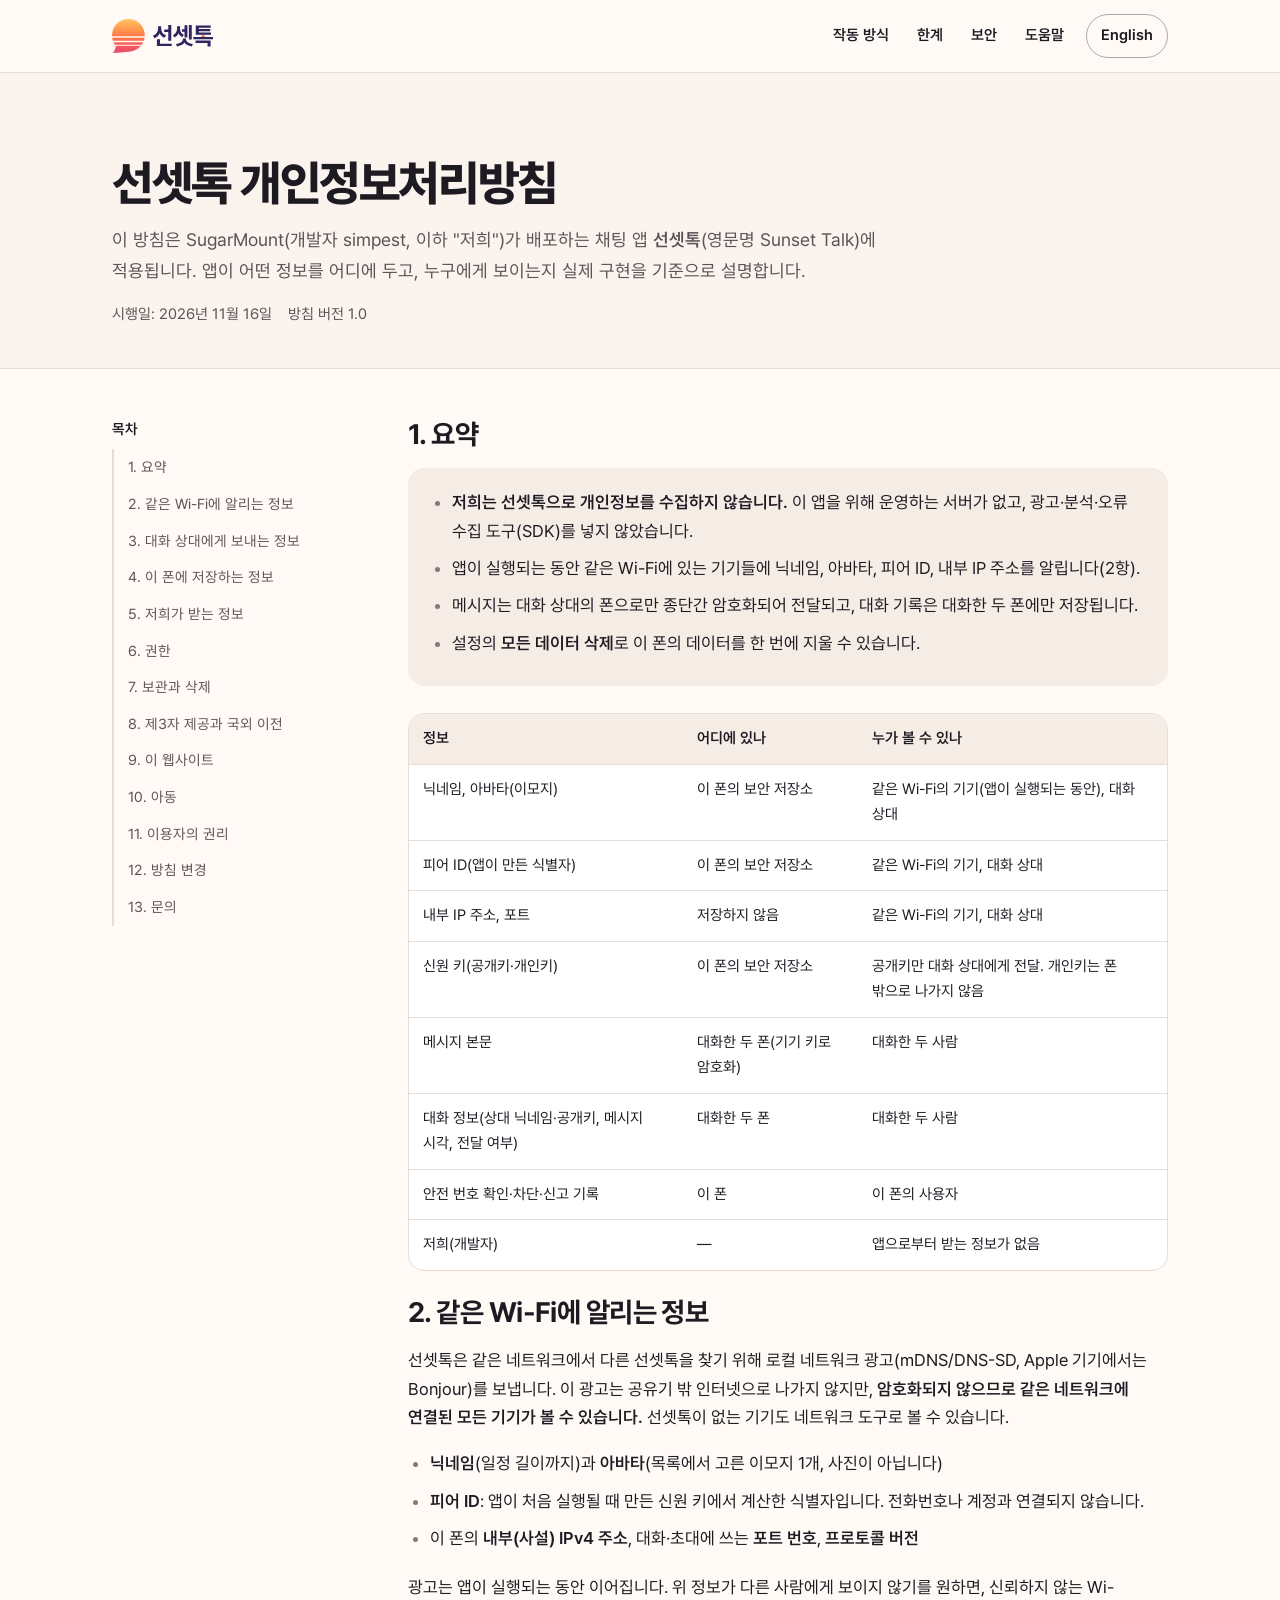
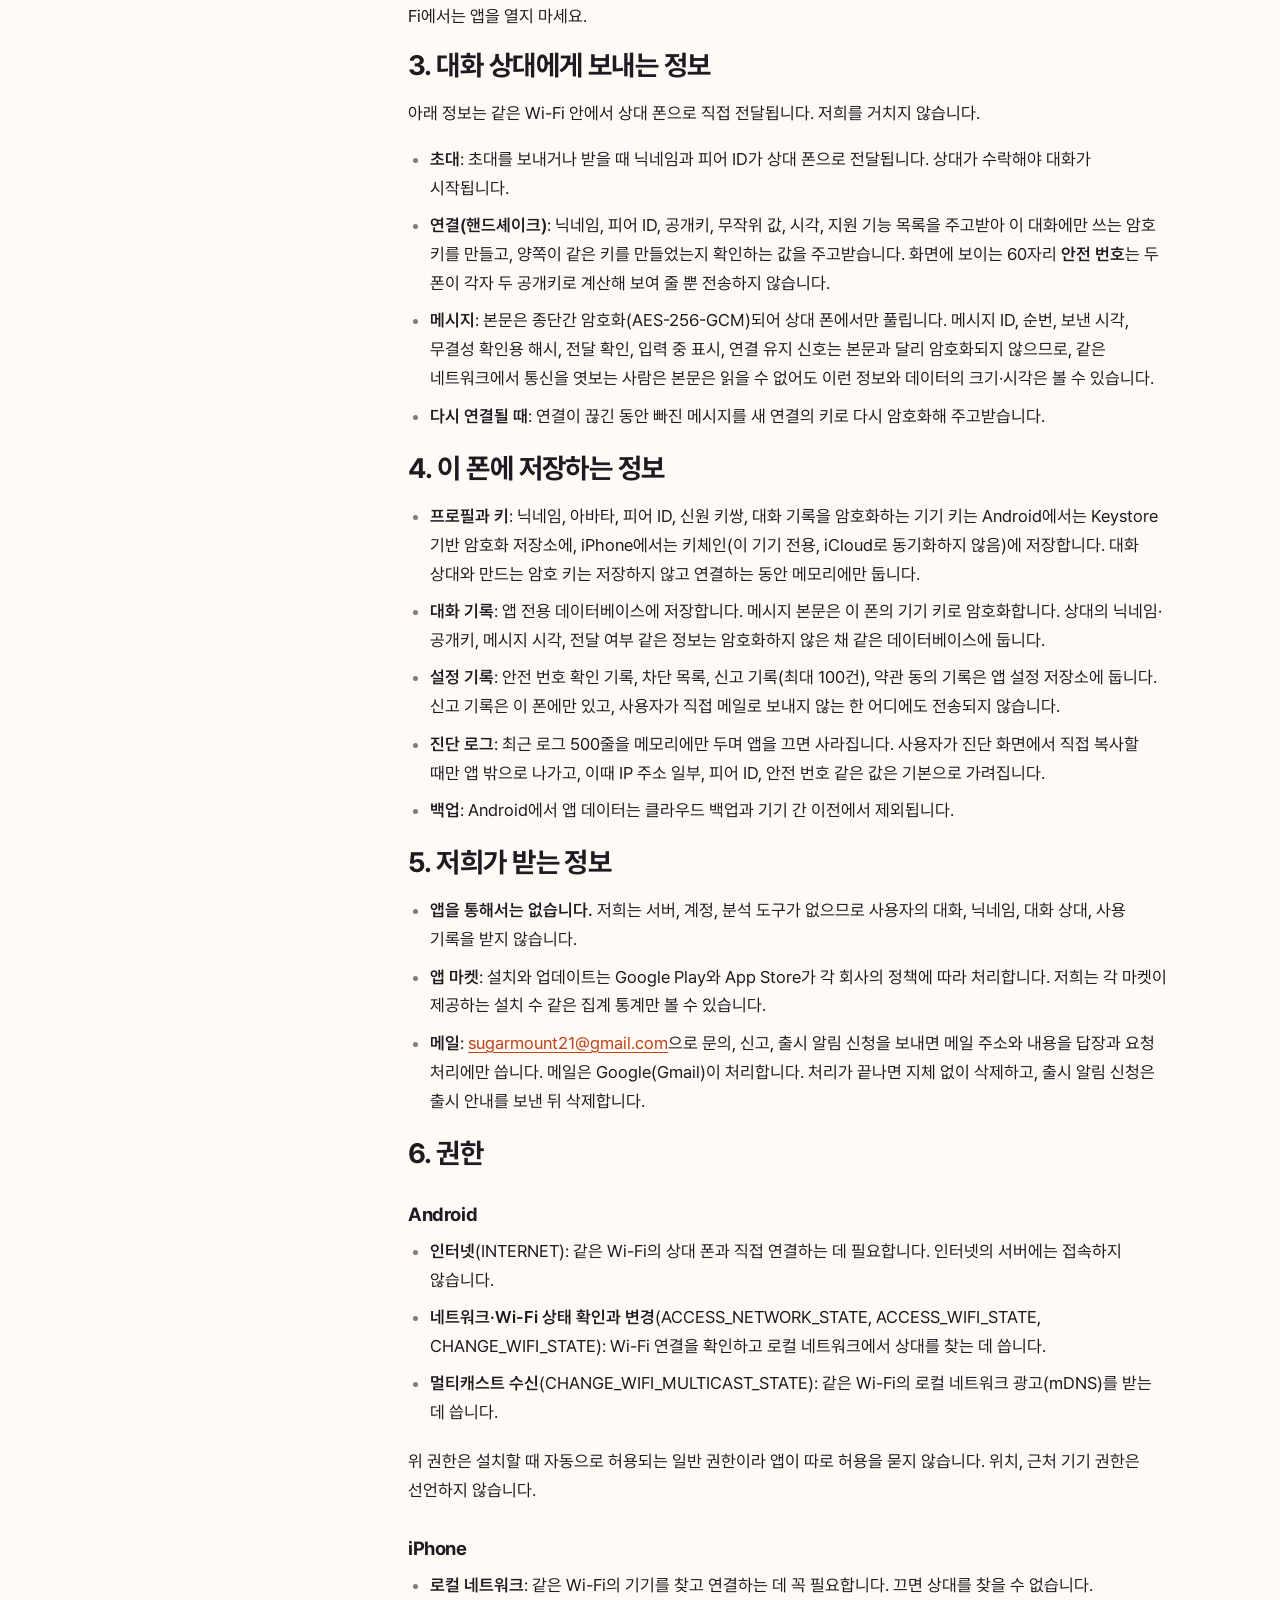
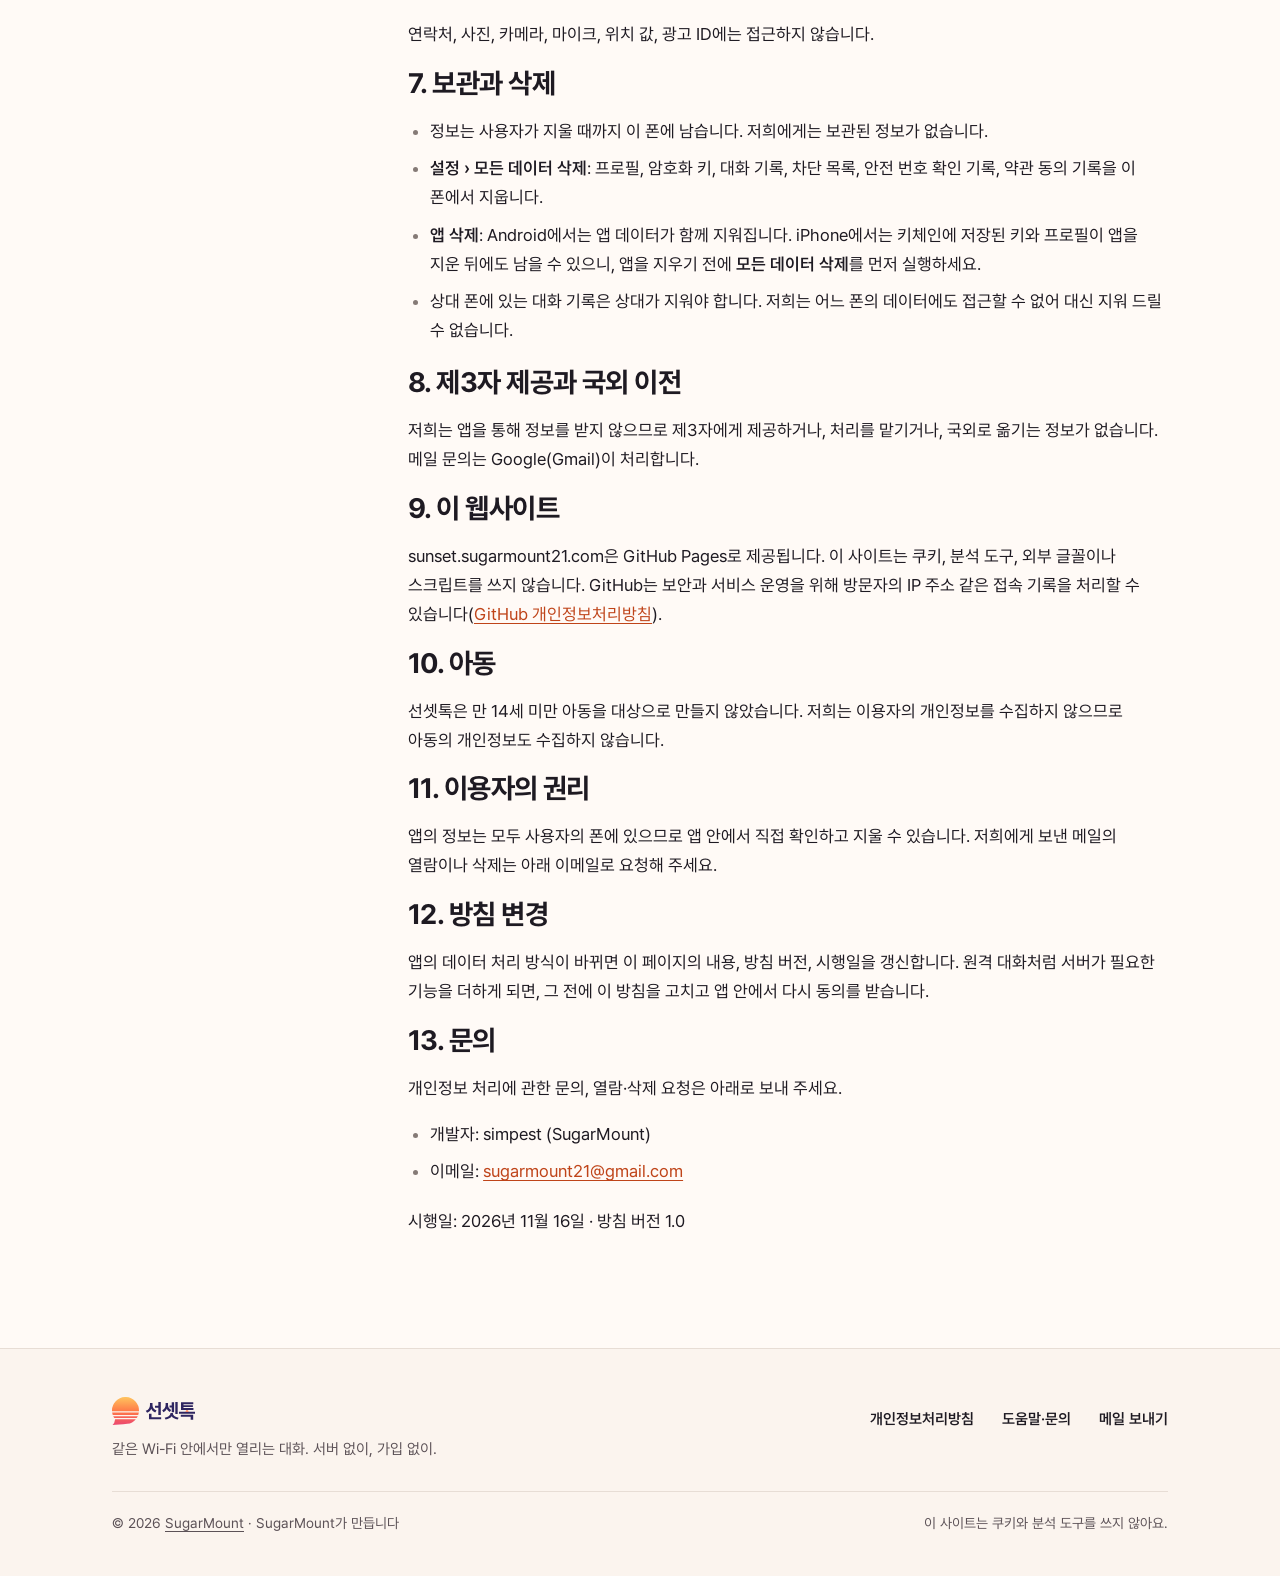
<file: privacy/index.html>
<!doctype html>
<!-- generated by tools/build.py from src/ko/privacy.html and site.json: edit those, not this file -->
<html lang="ko">
<head>
<meta charset="utf-8">
<meta name="viewport" content="width=device-width, initial-scale=1, viewport-fit=cover">
<title>선셋톡 개인정보처리방침</title>
<meta name="description" content="선셋톡은 개발자가 운영하는 서버가 없고 개인정보를 수집하지 않습니다. 같은 Wi-Fi에 알리는 정보, 폰에 저장하는 정보, 삭제 방법을 실제 구현 기준으로 설명합니다.">
<meta name="robots" content="noindex">
<link rel="canonical" href="https://sunset.sugarmount21.com/privacy/">
<link rel="alternate" hreflang="ko" href="https://sunset.sugarmount21.com/privacy/">
<link rel="alternate" hreflang="en" href="https://sunset.sugarmount21.com/en/privacy/">
<link rel="alternate" hreflang="x-default" href="https://sunset.sugarmount21.com/privacy/">
<meta name="color-scheme" content="light dark">
<meta name="theme-color" media="(prefers-color-scheme: light)" content="#FBF4EE"><meta name="theme-color" media="(prefers-color-scheme: dark)" content="#171425">
<link rel="icon" href="/favicon.ico" sizes="48x48">
<link rel="icon" href="/favicon.svg" type="image/svg+xml">
<link rel="apple-touch-icon" href="/assets/icons/apple-touch-icon.png">
<link rel="manifest" href="/site.webmanifest">
<link rel="stylesheet" href="/assets/app.css?v=a4a9000703">
<meta property="og:type" content="website">
<meta property="og:site_name" content="선셋톡">
<meta property="og:title" content="선셋톡 개인정보처리방침">
<meta property="og:description" content="선셋톡은 개발자가 운영하는 서버가 없고 개인정보를 수집하지 않습니다. 같은 Wi-Fi에 알리는 정보, 폰에 저장하는 정보, 삭제 방법을 실제 구현 기준으로 설명합니다.">
<meta property="og:url" content="https://sunset.sugarmount21.com/privacy/">
<meta property="og:image" content="https://sunset.sugarmount21.com/assets/og/og-ko.png">
<meta property="og:image:width" content="1200">
<meta property="og:image:height" content="630">
<meta property="og:image:alt" content="선셋톡 개인정보처리방침">
<meta property="og:locale" content="ko_KR">
<meta property="og:locale:alternate" content="en_US">
<meta name="twitter:card" content="summary_large_image">
<meta name="twitter:title" content="선셋톡 개인정보처리방침">
<meta name="twitter:description" content="선셋톡은 개발자가 운영하는 서버가 없고 개인정보를 수집하지 않습니다. 같은 Wi-Fi에 알리는 정보, 폰에 저장하는 정보, 삭제 방법을 실제 구현 기준으로 설명합니다.">
<meta name="twitter:image" content="https://sunset.sugarmount21.com/assets/og/og-ko.png">
<script type="application/ld+json">{"@context":"https://schema.org","@graph":[{"@type":"Organization","@id":"https://sugarmount21.com/#org","name":"SugarMount","url":"https://sugarmount21.com/","email":"sugarmount21@gmail.com"},{"@type":"WebSite","@id":"https://sunset.sugarmount21.com/#site","url":"https://sunset.sugarmount21.com/","name":"선셋톡 · Sunset Talk","inLanguage":["ko","en"],"publisher":{"@id":"https://sugarmount21.com/#org"}},{"@type":"WebPage","@id":"https://sunset.sugarmount21.com/privacy/#page","url":"https://sunset.sugarmount21.com/privacy/","name":"선셋톡 개인정보처리방침","description":"선셋톡은 개발자가 운영하는 서버가 없고 개인정보를 수집하지 않습니다. 같은 Wi-Fi에 알리는 정보, 폰에 저장하는 정보, 삭제 방법을 실제 구현 기준으로 설명합니다.","inLanguage":"ko","isPartOf":{"@id":"https://sunset.sugarmount21.com/#site"},"breadcrumb":{"@type":"BreadcrumbList","itemListElement":[{"@type":"ListItem","position":1,"name":"홈","item":"https://sunset.sugarmount21.com/"},{"@type":"ListItem","position":2,"name":"개인정보처리방침","item":"https://sunset.sugarmount21.com/privacy/"}]}}]}</script>
<script>document.documentElement.className='js'</script>
<script src="/assets/site.js?v=2b94038aa3" defer></script>
</head>
<body class="page">
<a class="skip" href="#main">본문으로 건너뛰기</a>
<header class="site-header"><div class="wrap"><a class="logo" href="/" aria-label="선셋톡 홈"><svg aria-hidden="true" focusable="false" xmlns="http://www.w3.org/2000/svg" viewBox="-100 -100 616.53 207.5"><defs><linearGradient id="sun-h" gradientUnits="userSpaceOnUse" x1="0" y1="-100" x2="0" y2="102"><stop offset="0" stop-color="#FFC45E"/><stop offset="0.55" stop-color="#FF7547"/><stop offset="1" stop-color="#EC4A6E"/></linearGradient></defs><path d="M-99.87,5 A100,100 0 1 1 99.87,5 Z M-98.87,15 H98.87 A100,100 0 0 1 94.22,33.5 H-94.22 A100,100 0 0 1 -98.87,15 Z M-90.75,42 H90.75 A100,100 0 0 1 82.51,56.5 H-82.51 A100,100 0 0 1 -90.75,42 Z M-76.84,64 H76.84 A100,100 0 0 1 13.92,99.03 C-27.67,104.87 -66,107 -96,107.5 Q-80.5,94.5 -76.84,64 Z" fill="url(#sun-h)"/><g transform="translate(146.96,-50.18)"><path d="M53.19 8.96V-5.49H34.54V8.82C34.54 27.61 25 45.67 3.04 52.9L13.01 67.35C28.26 61.86 38.52 51.02 44.23 37.29C49.72 49.5 59.33 59.19 73.28 64.32L83.25 49.86C62.29 42.93 53.19 26.02 53.19 8.96ZM114.76 -13.44H96.4V14.45H71.69V29.34H96.4V83.68H114.76ZM117.5 100.88H45.82V73.42H27.17V115.62H117.5Z" class="wm"/><path d="M239.78 -13.59H222.29V75.88H239.78ZM213.18 -10.98H195.7V13.44H179.65V28.18H195.7V63.45H213.18ZM204.37 71.98V68.94H186.01V71.98C186.01 85.42 171.85 99.58 143.38 103.2L150.17 117.36C171.56 114.54 187.02 105.72 195.26 93.66C203.28 105.72 218.68 114.54 239.92 117.36L247 103.2C218.53 99.58 204.37 85.42 204.37 71.98ZM168.23 9.83V-5.35H150.31V9.83C150.31 24.71 142.94 40.76 124.88 48.71L134.7 62.73C146.48 57.81 154.5 48.71 159.27 37.72C163.61 47.84 170.84 56.08 181.68 60.85L191.65 46.68C174.88 39.17 168.23 24.71 168.23 9.83Z" class="wm"/><path d="M356.7 32.52H282.85V24.57H352.51V10.98H282.85V3.61H355.55V-10.7H264.35V46.54H356.7ZM249.32 74.43H369.57V59.98H249.32ZM354.82 81.66H262.9V96.26H336.18V117.94H354.82Z" class="wm"/><path d="M297.73 59.98C297.73 53.51 302.98 48.27 309.44 48.27C315.91 48.27 321.15 53.51 321.15 59.98Z" fill="#FF7547"/></g></svg>
</a><nav class="nav" aria-label="주요 메뉴"><a class="nav-sec" href="/#how">작동 방식</a><a class="nav-sec" href="/#limits">한계</a><a class="nav-sec" href="/#security">보안</a><a class="nav-sec" href="/support/">도움말</a><a class="lang" href="/en/privacy/" hreflang="en" lang="en">English</a></nav></div></header>
<main id="main">
<!--
  DRAFT FOR OWNER REVIEW (2026-11-16) — 게시 전 소유자 확인이 필요한 점
  1. 기준: 1단계(같은 Wi-Fi 전용, 서버 0대) 설계(docs/lan-first/2026-09-16/DESIGN.md)와 SECURITY.md, discovery_service.dart buildTxt().
     출시 빌드가 이 설계와 다르면(시그널링 서버 포함 등) 이 방침은 거짓이 된다.
  2. (2026-11-16 해소) 6항 Android 권한: NEARBY_WIFI_DEVICES / ACCESS_FINE_LOCATION 은 매니페스트에서 제거됐다(beach-of-sunset b25b891).
     6항을 실제 권한 5개(INTERNET, ACCESS_NETWORK_STATE, ACCESS_WIFI_STATE, CHANGE_WIFI_STATE, CHANGE_WIFI_MULTICAST_STATE)로 고쳤다.
  3. 5항 메일 보관 기간("처리 후 지체 없이 삭제", "출시 안내 후 삭제")은 소유자 운영 방식에 맞게 확정한다.
  4. 10항 연령(만 14세 미만 대상 아님)은 스토어 연령 등급 결과에 맞춘다.
  5. 12항 "서버가 필요한 기능을 더하기 전에 방침을 고치고 다시 동의를 받는다"는 약속을 유지할지 결정한다.
  6. Play 데이터 보안 양식은 이 방침과 별개로 법무 확인이 필요하다(01_market_analysis.md 5.2: 닉네임·User ID 신고 여부).
     권고안은 beach-of-sunset docs/store/PLAY_DATA_SAFETY_draft.md (이름·사용자 ID "수집함, 공유 안 함").
  7. 2026-11-16 앱 반영: 신원 확인 값이 "지문"에서 60자리 "안전 번호"로 바뀌었고(PIN 확인 삭제), 대화 상대별 공유 비밀을 더 이상
     저장하지 않으며(남은 값은 시작 시 삭제), 약관 동의 키가 v2 로 올라갔다. 3·4·7항과 요약표를 이에 맞췄다.
-->
<div class="doc-hero">
  <div class="wrap">
    <h1>선셋톡 개인정보처리방침</h1>
    <p>이 방침은 SugarMount(개발자 simpest, 이하 "저희")가 배포하는 채팅 앱 <strong>선셋톡</strong>(영문명 Sunset Talk)에 적용됩니다. 앱이 어떤 정보를 어디에 두고, 누구에게 보이는지 실제 구현을 기준으로 설명합니다.</p>
    <p class="meta"><span>시행일: 2026년 11월 16일</span><span>방침 버전 1.0</span></p>
  </div>
</div>
<div class="wrap doc">
  <nav class="doc-toc" aria-labelledby="toc-h"><p id="toc-h">목차</p><ol><li><a href="#summary">1. 요약</a></li><li><a href="#lan">2. 같은 Wi-Fi에 알리는 정보</a></li><li><a href="#peer">3. 대화 상대에게 보내는 정보</a></li><li><a href="#device">4. 이 폰에 저장하는 정보</a></li><li><a href="#us">5. 저희가 받는 정보</a></li><li><a href="#perm">6. 권한</a></li><li><a href="#delete">7. 보관과 삭제</a></li><li><a href="#third">8. 제3자 제공과 국외 이전</a></li><li><a href="#site">9. 이 웹사이트</a></li><li><a href="#kids">10. 아동</a></li><li><a href="#rights">11. 이용자의 권리</a></li><li><a href="#changes">12. 방침 변경</a></li><li><a href="#contact">13. 문의</a></li></ol></nav>
  <article class="prose">
    <section aria-labelledby="summary">
      <h2 id="summary">1. 요약</h2>
      <div class="summary-box">
        <ul>
          <li><strong>저희는 선셋톡으로 개인정보를 수집하지 않습니다.</strong> 이 앱을 위해 운영하는 서버가 없고, 광고·분석·오류 수집 도구(SDK)를 넣지 않았습니다.</li>
          <li>앱이 실행되는 동안 같은 Wi-Fi에 있는 기기들에 닉네임, 아바타, 피어 ID, 내부 IP 주소를 알립니다(2항).</li>
          <li>메시지는 대화 상대의 폰으로만 종단간 암호화되어 전달되고, 대화 기록은 대화한 두 폰에만 저장됩니다.</li>
          <li>설정의 <strong>모든 데이터 삭제</strong>로 이 폰의 데이터를 한 번에 지울 수 있습니다.</li>
        </ul>
      </div>
      <div class="table-wrap">
        <table>
          <thead><tr><th scope="col">정보</th><th scope="col">어디에 있나</th><th scope="col">누가 볼 수 있나</th></tr></thead>
          <tbody>
            <tr><td>닉네임, 아바타(이모지)</td><td>이 폰의 보안 저장소</td><td>같은 Wi-Fi의 기기(앱이 실행되는 동안), 대화 상대</td></tr>
            <tr><td>피어 ID(앱이 만든 식별자)</td><td>이 폰의 보안 저장소</td><td>같은 Wi-Fi의 기기, 대화 상대</td></tr>
            <tr><td>내부 IP 주소, 포트</td><td>저장하지 않음</td><td>같은 Wi-Fi의 기기, 대화 상대</td></tr>
            <tr><td>신원 키(공개키·개인키)</td><td>이 폰의 보안 저장소</td><td>공개키만 대화 상대에게 전달. 개인키는 폰 밖으로 나가지 않음</td></tr>
            <tr><td>메시지 본문</td><td>대화한 두 폰(기기 키로 암호화)</td><td>대화한 두 사람</td></tr>
            <tr><td>대화 정보(상대 닉네임·공개키, 메시지 시각, 전달 여부)</td><td>대화한 두 폰</td><td>대화한 두 사람</td></tr>
            <tr><td>안전 번호 확인·차단·신고 기록</td><td>이 폰</td><td>이 폰의 사용자</td></tr>
            <tr><td>저희(개발자)</td><td>—</td><td>앱으로부터 받는 정보가 없음</td></tr>
          </tbody>
        </table>
      </div>
    </section>

    <section aria-labelledby="lan">
      <h2 id="lan">2. 같은 Wi-Fi에 알리는 정보</h2>
      <p>선셋톡은 같은 네트워크에서 다른 선셋톡을 찾기 위해 로컬 네트워크 광고(mDNS/DNS-SD, Apple 기기에서는 Bonjour)를 보냅니다. 이 광고는 공유기 밖 인터넷으로 나가지 않지만, <strong>암호화되지 않으므로 같은 네트워크에 연결된 모든 기기가 볼 수 있습니다.</strong> 선셋톡이 없는 기기도 네트워크 도구로 볼 수 있습니다.</p>
      <ul>
        <li><strong>닉네임</strong>(일정 길이까지)과 <strong>아바타</strong>(목록에서 고른 이모지 1개, 사진이 아닙니다)</li>
        <li><strong>피어 ID</strong>: 앱이 처음 실행될 때 만든 신원 키에서 계산한 식별자입니다. 전화번호나 계정과 연결되지 않습니다.</li>
        <li>이 폰의 <strong>내부(사설) IPv4 주소</strong>, 대화·초대에 쓰는 <strong>포트 번호</strong>, <strong>프로토콜 버전</strong></li>
      </ul>
      <p>광고는 앱이 실행되는 동안 이어집니다. 위 정보가 다른 사람에게 보이지 않기를 원하면, 신뢰하지 않는 Wi-Fi에서는 앱을 열지 마세요.</p>
    </section>

    <section aria-labelledby="peer">
      <h2 id="peer">3. 대화 상대에게 보내는 정보</h2>
      <p>아래 정보는 같은 Wi-Fi 안에서 상대 폰으로 직접 전달됩니다. 저희를 거치지 않습니다.</p>
      <ul>
        <li><strong>초대</strong>: 초대를 보내거나 받을 때 닉네임과 피어 ID가 상대 폰으로 전달됩니다. 상대가 수락해야 대화가 시작됩니다.</li>
        <li><strong>연결(핸드셰이크)</strong>: 닉네임, 피어 ID, 공개키, 무작위 값, 시각, 지원 기능 목록을 주고받아 이 대화에만 쓰는 암호 키를 만들고, 양쪽이 같은 키를 만들었는지 확인하는 값을 주고받습니다. 화면에 보이는 60자리 <strong>안전 번호</strong>는 두 폰이 각자 두 공개키로 계산해 보여 줄 뿐 전송하지 않습니다.</li>
        <li><strong>메시지</strong>: 본문은 종단간 암호화(AES-256-GCM)되어 상대 폰에서만 풀립니다. 메시지 ID, 순번, 보낸 시각, 무결성 확인용 해시, 전달 확인, 입력 중 표시, 연결 유지 신호는 본문과 달리 암호화되지 않으므로, 같은 네트워크에서 통신을 엿보는 사람은 본문은 읽을 수 없어도 이런 정보와 데이터의 크기·시각은 볼 수 있습니다.</li>
        <li><strong>다시 연결될 때</strong>: 연결이 끊긴 동안 빠진 메시지를 새 연결의 키로 다시 암호화해 주고받습니다.</li>
      </ul>
    </section>

    <section aria-labelledby="device">
      <h2 id="device">4. 이 폰에 저장하는 정보</h2>
      <ul>
        <li><strong>프로필과 키</strong>: 닉네임, 아바타, 피어 ID, 신원 키쌍, 대화 기록을 암호화하는 기기 키는 Android에서는 Keystore 기반 암호화 저장소에, iPhone에서는 키체인(이 기기 전용, iCloud로 동기화하지 않음)에 저장합니다. 대화 상대와 만드는 암호 키는 저장하지 않고 연결하는 동안 메모리에만 둡니다.</li>
        <li><strong>대화 기록</strong>: 앱 전용 데이터베이스에 저장합니다. 메시지 본문은 이 폰의 기기 키로 암호화합니다. 상대의 닉네임·공개키, 메시지 시각, 전달 여부 같은 정보는 암호화하지 않은 채 같은 데이터베이스에 둡니다.</li>
        <li><strong>설정 기록</strong>: 안전 번호 확인 기록, 차단 목록, 신고 기록(최대 100건), 약관 동의 기록은 앱 설정 저장소에 둡니다. 신고 기록은 이 폰에만 있고, 사용자가 직접 메일로 보내지 않는 한 어디에도 전송되지 않습니다.</li>
        <li><strong>진단 로그</strong>: 최근 로그 500줄을 메모리에만 두며 앱을 끄면 사라집니다. 사용자가 진단 화면에서 직접 복사할 때만 앱 밖으로 나가고, 이때 IP 주소 일부, 피어 ID, 안전 번호 같은 값은 기본으로 가려집니다.</li>
        <li><strong>백업</strong>: Android에서 앱 데이터는 클라우드 백업과 기기 간 이전에서 제외됩니다.</li>
      </ul>
    </section>

    <section aria-labelledby="us">
      <h2 id="us">5. 저희가 받는 정보</h2>
      <ul>
        <li><strong>앱을 통해서는 없습니다.</strong> 저희는 서버, 계정, 분석 도구가 없으므로 사용자의 대화, 닉네임, 대화 상대, 사용 기록을 받지 않습니다.</li>
        <li><strong>앱 마켓</strong>: 설치와 업데이트는 Google Play와 App Store가 각 회사의 정책에 따라 처리합니다. 저희는 각 마켓이 제공하는 설치 수 같은 집계 통계만 볼 수 있습니다.</li>
        <li><strong>메일</strong>: <a href="mailto:sugarmount21@gmail.com">sugarmount21@gmail.com</a>으로 문의, 신고, 출시 알림 신청을 보내면 메일 주소와 내용을 답장과 요청 처리에만 씁니다. 메일은 Google(Gmail)이 처리합니다. 처리가 끝나면 지체 없이 삭제하고, 출시 알림 신청은 출시 안내를 보낸 뒤 삭제합니다.</li>
      </ul>
    </section>

    <section aria-labelledby="perm">
      <h2 id="perm">6. 권한</h2>
      <h3>Android</h3>
      <ul>
        <li><strong>인터넷</strong>(INTERNET): 같은 Wi-Fi의 상대 폰과 직접 연결하는 데 필요합니다. 인터넷의 서버에는 접속하지 않습니다.</li>
        <li><strong>네트워크·Wi-Fi 상태 확인과 변경</strong>(ACCESS_NETWORK_STATE, ACCESS_WIFI_STATE, CHANGE_WIFI_STATE): Wi-Fi 연결을 확인하고 로컬 네트워크에서 상대를 찾는 데 씁니다.</li>
        <li><strong>멀티캐스트 수신</strong>(CHANGE_WIFI_MULTICAST_STATE): 같은 Wi-Fi의 로컬 네트워크 광고(mDNS)를 받는 데 씁니다.</li>
      </ul>
      <p>위 권한은 설치할 때 자동으로 허용되는 일반 권한이라 앱이 따로 허용을 묻지 않습니다. 위치, 근처 기기 권한은 선언하지 않습니다.</p>
      <h3>iPhone</h3>
      <ul>
        <li><strong>로컬 네트워크</strong>: 같은 Wi-Fi의 기기를 찾고 연결하는 데 꼭 필요합니다. 끄면 상대를 찾을 수 없습니다.</li>
      </ul>
      <p>연락처, 사진, 카메라, 마이크, 위치 값, 광고 ID에는 접근하지 않습니다.</p>
    </section>

    <section aria-labelledby="delete">
      <h2 id="delete">7. 보관과 삭제</h2>
      <ul>
        <li>정보는 사용자가 지울 때까지 이 폰에 남습니다. 저희에게는 보관된 정보가 없습니다.</li>
        <li><strong>설정 › 모든 데이터 삭제</strong>: 프로필, 암호화 키, 대화 기록, 차단 목록, 안전 번호 확인 기록, 약관 동의 기록을 이 폰에서 지웁니다.</li>
        <li><strong>앱 삭제</strong>: Android에서는 앱 데이터가 함께 지워집니다. iPhone에서는 키체인에 저장된 키와 프로필이 앱을 지운 뒤에도 남을 수 있으니, 앱을 지우기 전에 <strong>모든 데이터 삭제</strong>를 먼저 실행하세요.</li>
        <li>상대 폰에 있는 대화 기록은 상대가 지워야 합니다. 저희는 어느 폰의 데이터에도 접근할 수 없어 대신 지워 드릴 수 없습니다.</li>
      </ul>
    </section>

    <section aria-labelledby="third">
      <h2 id="third">8. 제3자 제공과 국외 이전</h2>
      <p>저희는 앱을 통해 정보를 받지 않으므로 제3자에게 제공하거나, 처리를 맡기거나, 국외로 옮기는 정보가 없습니다. 메일 문의는 Google(Gmail)이 처리합니다.</p>
    </section>

    <section aria-labelledby="site">
      <h2 id="site">9. 이 웹사이트</h2>
      <p>sunset.sugarmount21.com은 GitHub Pages로 제공됩니다. 이 사이트는 쿠키, 분석 도구, 외부 글꼴이나 스크립트를 쓰지 않습니다. GitHub는 보안과 서비스 운영을 위해 방문자의 IP 주소 같은 접속 기록을 처리할 수 있습니다(<a href="https://docs.github.com/site-policy/privacy-policies/github-general-privacy-statement" rel="noopener">GitHub 개인정보처리방침</a>).</p>
    </section>

    <section aria-labelledby="kids">
      <h2 id="kids">10. 아동</h2>
      <p>선셋톡은 만 14세 미만 아동을 대상으로 만들지 않았습니다. 저희는 이용자의 개인정보를 수집하지 않으므로 아동의 개인정보도 수집하지 않습니다.</p>
    </section>

    <section aria-labelledby="rights">
      <h2 id="rights">11. 이용자의 권리</h2>
      <p>앱의 정보는 모두 사용자의 폰에 있으므로 앱 안에서 직접 확인하고 지울 수 있습니다. 저희에게 보낸 메일의 열람이나 삭제는 아래 이메일로 요청해 주세요.</p>
    </section>

    <section aria-labelledby="changes">
      <h2 id="changes">12. 방침 변경</h2>
      <p>앱의 데이터 처리 방식이 바뀌면 이 페이지의 내용, 방침 버전, 시행일을 갱신합니다. 원격 대화처럼 서버가 필요한 기능을 더하게 되면, 그 전에 이 방침을 고치고 앱 안에서 다시 동의를 받습니다.</p>
    </section>

    <section aria-labelledby="contact">
      <h2 id="contact">13. 문의</h2>
      <p>개인정보 처리에 관한 문의, 열람·삭제 요청은 아래로 보내 주세요.</p>
      <ul>
        <li>개발자: simpest (SugarMount)</li>
        <li>이메일: <a href="mailto:sugarmount21@gmail.com?subject=%EC%84%A0%EC%85%8B%ED%86%A1%20%EA%B0%9C%EC%9D%B8%EC%A0%95%EB%B3%B4%20%EB%AC%B8%EC%9D%98">sugarmount21@gmail.com</a></li>
      </ul>
      <p>시행일: 2026년 11월 16일 · 방침 버전 1.0</p>
    </section>
  </article>
</div>
</main>
<footer class="site-footer"><div class="wrap"><div class="footer-grid"><div class="footer-brand"><a class="logo" href="/" aria-label="선셋톡 홈"><svg aria-hidden="true" focusable="false" xmlns="http://www.w3.org/2000/svg" viewBox="-100 -100 616.53 207.5"><defs><linearGradient id="sun-f" gradientUnits="userSpaceOnUse" x1="0" y1="-100" x2="0" y2="102"><stop offset="0" stop-color="#FFC45E"/><stop offset="0.55" stop-color="#FF7547"/><stop offset="1" stop-color="#EC4A6E"/></linearGradient></defs><path d="M-99.87,5 A100,100 0 1 1 99.87,5 Z M-98.87,15 H98.87 A100,100 0 0 1 94.22,33.5 H-94.22 A100,100 0 0 1 -98.87,15 Z M-90.75,42 H90.75 A100,100 0 0 1 82.51,56.5 H-82.51 A100,100 0 0 1 -90.75,42 Z M-76.84,64 H76.84 A100,100 0 0 1 13.92,99.03 C-27.67,104.87 -66,107 -96,107.5 Q-80.5,94.5 -76.84,64 Z" fill="url(#sun-f)"/><g transform="translate(146.96,-50.18)"><path d="M53.19 8.96V-5.49H34.54V8.82C34.54 27.61 25 45.67 3.04 52.9L13.01 67.35C28.26 61.86 38.52 51.02 44.23 37.29C49.72 49.5 59.33 59.19 73.28 64.32L83.25 49.86C62.29 42.93 53.19 26.02 53.19 8.96ZM114.76 -13.44H96.4V14.45H71.69V29.34H96.4V83.68H114.76ZM117.5 100.88H45.82V73.42H27.17V115.62H117.5Z" class="wm"/><path d="M239.78 -13.59H222.29V75.88H239.78ZM213.18 -10.98H195.7V13.44H179.65V28.18H195.7V63.45H213.18ZM204.37 71.98V68.94H186.01V71.98C186.01 85.42 171.85 99.58 143.38 103.2L150.17 117.36C171.56 114.54 187.02 105.72 195.26 93.66C203.28 105.72 218.68 114.54 239.92 117.36L247 103.2C218.53 99.58 204.37 85.42 204.37 71.98ZM168.23 9.83V-5.35H150.31V9.83C150.31 24.71 142.94 40.76 124.88 48.71L134.7 62.73C146.48 57.81 154.5 48.71 159.27 37.72C163.61 47.84 170.84 56.08 181.68 60.85L191.65 46.68C174.88 39.17 168.23 24.71 168.23 9.83Z" class="wm"/><path d="M356.7 32.52H282.85V24.57H352.51V10.98H282.85V3.61H355.55V-10.7H264.35V46.54H356.7ZM249.32 74.43H369.57V59.98H249.32ZM354.82 81.66H262.9V96.26H336.18V117.94H354.82Z" class="wm"/><path d="M297.73 59.98C297.73 53.51 302.98 48.27 309.44 48.27C315.91 48.27 321.15 53.51 321.15 59.98Z" fill="#FF7547"/></g></svg>
</a><p>같은 Wi-Fi 안에서만 열리는 대화. 서버 없이, 가입 없이.</p></div><ul class="footer-links"><li><a href="/privacy/">개인정보처리방침</a></li><li><a href="/support/">도움말·문의</a></li><li><a href="mailto:sugarmount21@gmail.com">메일 보내기</a></li></ul></div><div class="footer-meta"><span>© 2026 <a href="https://sugarmount21.com/">SugarMount</a> · SugarMount가 만듭니다</span><span>이 사이트는 쿠키와 분석 도구를 쓰지 않아요.</span></div></div></footer>
</body>
</html>
</file>
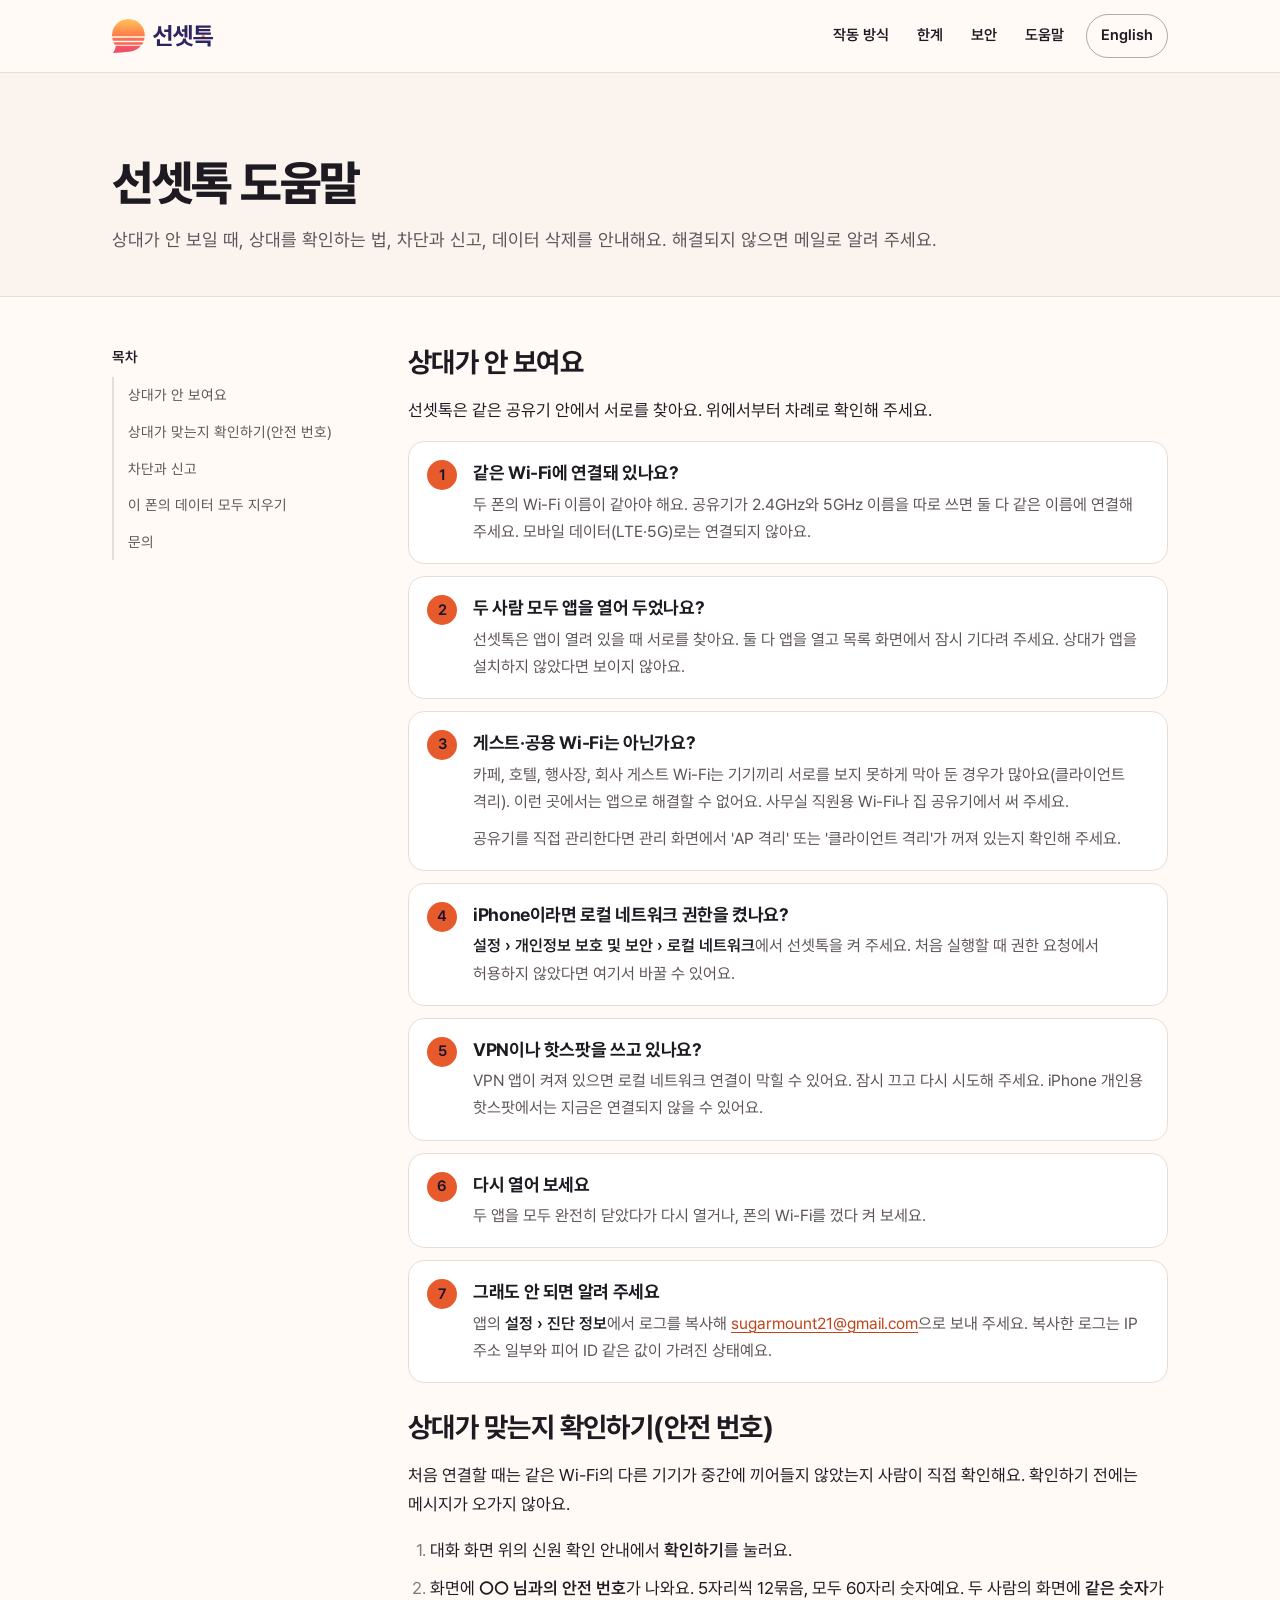
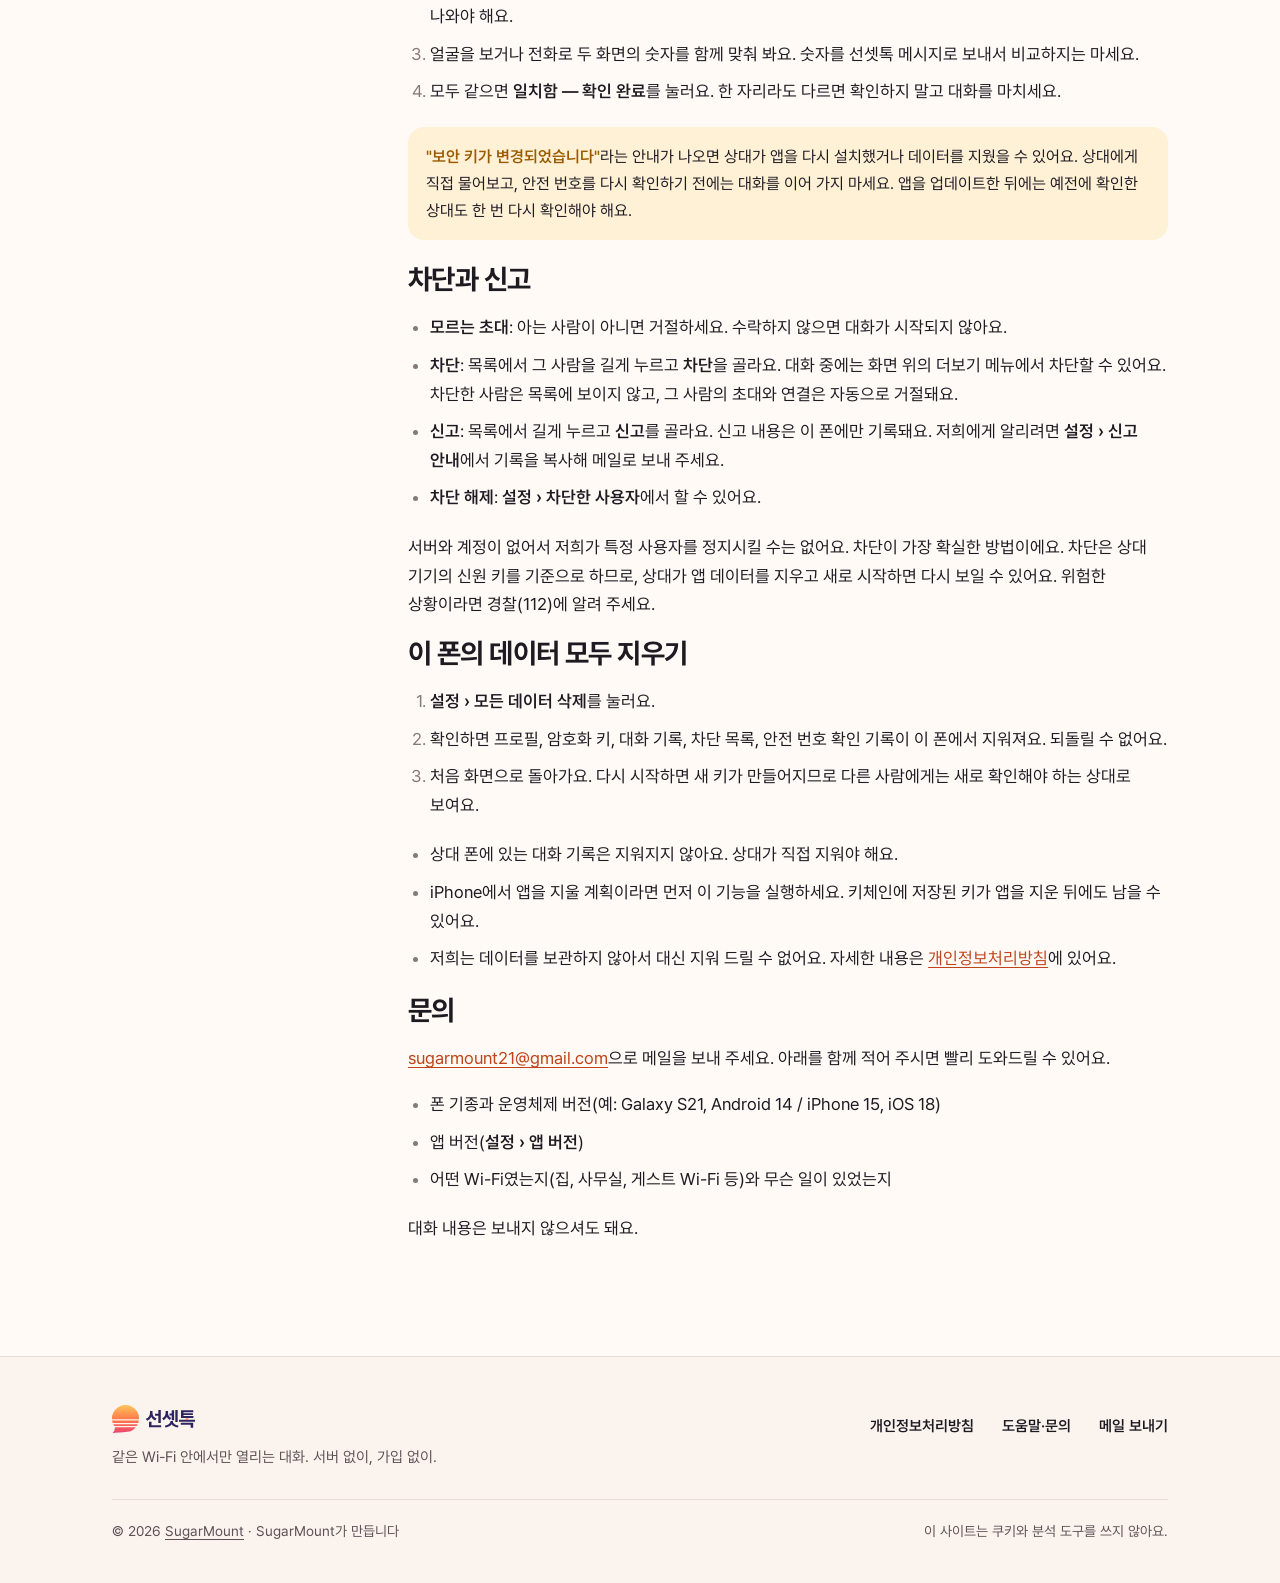
<file: support/index.html>
<!doctype html>
<!-- generated by tools/build.py from src/ko/support.html and site.json: edit those, not this file -->
<html lang="ko">
<head>
<meta charset="utf-8">
<meta name="viewport" content="width=device-width, initial-scale=1, viewport-fit=cover">
<title>선셋톡 도움말 — 상대가 안 보일 때, 안전 번호 확인, 차단·신고</title>
<meta name="description" content="선셋톡에서 상대가 안 보일 때 확인할 것, 안전 번호로 상대를 확인하는 법, 차단과 신고, 이 폰의 데이터를 모두 지우는 법을 안내해요.">
<meta name="robots" content="noindex">
<link rel="canonical" href="https://sunset.sugarmount21.com/support/">
<link rel="alternate" hreflang="ko" href="https://sunset.sugarmount21.com/support/">
<link rel="alternate" hreflang="en" href="https://sunset.sugarmount21.com/en/support/">
<link rel="alternate" hreflang="x-default" href="https://sunset.sugarmount21.com/support/">
<meta name="color-scheme" content="light dark">
<meta name="theme-color" media="(prefers-color-scheme: light)" content="#FBF4EE"><meta name="theme-color" media="(prefers-color-scheme: dark)" content="#171425">
<link rel="icon" href="/favicon.ico" sizes="48x48">
<link rel="icon" href="/favicon.svg" type="image/svg+xml">
<link rel="apple-touch-icon" href="/assets/icons/apple-touch-icon.png">
<link rel="manifest" href="/site.webmanifest">
<link rel="stylesheet" href="/assets/app.css?v=a4a9000703">
<meta property="og:type" content="website">
<meta property="og:site_name" content="선셋톡">
<meta property="og:title" content="선셋톡 도움말 — 상대가 안 보일 때, 안전 번호 확인, 차단·신고">
<meta property="og:description" content="선셋톡에서 상대가 안 보일 때 확인할 것, 안전 번호로 상대를 확인하는 법, 차단과 신고, 이 폰의 데이터를 모두 지우는 법을 안내해요.">
<meta property="og:url" content="https://sunset.sugarmount21.com/support/">
<meta property="og:image" content="https://sunset.sugarmount21.com/assets/og/og-ko.png">
<meta property="og:image:width" content="1200">
<meta property="og:image:height" content="630">
<meta property="og:image:alt" content="선셋톡 도움말 — 상대가 안 보일 때, 안전 번호 확인, 차단·신고">
<meta property="og:locale" content="ko_KR">
<meta property="og:locale:alternate" content="en_US">
<meta name="twitter:card" content="summary_large_image">
<meta name="twitter:title" content="선셋톡 도움말 — 상대가 안 보일 때, 안전 번호 확인, 차단·신고">
<meta name="twitter:description" content="선셋톡에서 상대가 안 보일 때 확인할 것, 안전 번호로 상대를 확인하는 법, 차단과 신고, 이 폰의 데이터를 모두 지우는 법을 안내해요.">
<meta name="twitter:image" content="https://sunset.sugarmount21.com/assets/og/og-ko.png">
<script type="application/ld+json">{"@context":"https://schema.org","@graph":[{"@type":"Organization","@id":"https://sugarmount21.com/#org","name":"SugarMount","url":"https://sugarmount21.com/","email":"sugarmount21@gmail.com"},{"@type":"WebSite","@id":"https://sunset.sugarmount21.com/#site","url":"https://sunset.sugarmount21.com/","name":"선셋톡 · Sunset Talk","inLanguage":["ko","en"],"publisher":{"@id":"https://sugarmount21.com/#org"}},{"@type":"WebPage","@id":"https://sunset.sugarmount21.com/support/#page","url":"https://sunset.sugarmount21.com/support/","name":"선셋톡 도움말 — 상대가 안 보일 때, 안전 번호 확인, 차단·신고","description":"선셋톡에서 상대가 안 보일 때 확인할 것, 안전 번호로 상대를 확인하는 법, 차단과 신고, 이 폰의 데이터를 모두 지우는 법을 안내해요.","inLanguage":"ko","isPartOf":{"@id":"https://sunset.sugarmount21.com/#site"},"breadcrumb":{"@type":"BreadcrumbList","itemListElement":[{"@type":"ListItem","position":1,"name":"홈","item":"https://sunset.sugarmount21.com/"},{"@type":"ListItem","position":2,"name":"도움말","item":"https://sunset.sugarmount21.com/support/"}]}}]}</script>
<script>document.documentElement.className='js'</script>
<script src="/assets/site.js?v=2b94038aa3" defer></script>
</head>
<body class="page">
<a class="skip" href="#main">본문으로 건너뛰기</a>
<header class="site-header"><div class="wrap"><a class="logo" href="/" aria-label="선셋톡 홈"><svg aria-hidden="true" focusable="false" xmlns="http://www.w3.org/2000/svg" viewBox="-100 -100 616.53 207.5"><defs><linearGradient id="sun-h" gradientUnits="userSpaceOnUse" x1="0" y1="-100" x2="0" y2="102"><stop offset="0" stop-color="#FFC45E"/><stop offset="0.55" stop-color="#FF7547"/><stop offset="1" stop-color="#EC4A6E"/></linearGradient></defs><path d="M-99.87,5 A100,100 0 1 1 99.87,5 Z M-98.87,15 H98.87 A100,100 0 0 1 94.22,33.5 H-94.22 A100,100 0 0 1 -98.87,15 Z M-90.75,42 H90.75 A100,100 0 0 1 82.51,56.5 H-82.51 A100,100 0 0 1 -90.75,42 Z M-76.84,64 H76.84 A100,100 0 0 1 13.92,99.03 C-27.67,104.87 -66,107 -96,107.5 Q-80.5,94.5 -76.84,64 Z" fill="url(#sun-h)"/><g transform="translate(146.96,-50.18)"><path d="M53.19 8.96V-5.49H34.54V8.82C34.54 27.61 25 45.67 3.04 52.9L13.01 67.35C28.26 61.86 38.52 51.02 44.23 37.29C49.72 49.5 59.33 59.19 73.28 64.32L83.25 49.86C62.29 42.93 53.19 26.02 53.19 8.96ZM114.76 -13.44H96.4V14.45H71.69V29.34H96.4V83.68H114.76ZM117.5 100.88H45.82V73.42H27.17V115.62H117.5Z" class="wm"/><path d="M239.78 -13.59H222.29V75.88H239.78ZM213.18 -10.98H195.7V13.44H179.65V28.18H195.7V63.45H213.18ZM204.37 71.98V68.94H186.01V71.98C186.01 85.42 171.85 99.58 143.38 103.2L150.17 117.36C171.56 114.54 187.02 105.72 195.26 93.66C203.28 105.72 218.68 114.54 239.92 117.36L247 103.2C218.53 99.58 204.37 85.42 204.37 71.98ZM168.23 9.83V-5.35H150.31V9.83C150.31 24.71 142.94 40.76 124.88 48.71L134.7 62.73C146.48 57.81 154.5 48.71 159.27 37.72C163.61 47.84 170.84 56.08 181.68 60.85L191.65 46.68C174.88 39.17 168.23 24.71 168.23 9.83Z" class="wm"/><path d="M356.7 32.52H282.85V24.57H352.51V10.98H282.85V3.61H355.55V-10.7H264.35V46.54H356.7ZM249.32 74.43H369.57V59.98H249.32ZM354.82 81.66H262.9V96.26H336.18V117.94H354.82Z" class="wm"/><path d="M297.73 59.98C297.73 53.51 302.98 48.27 309.44 48.27C315.91 48.27 321.15 53.51 321.15 59.98Z" fill="#FF7547"/></g></svg>
</a><nav class="nav" aria-label="주요 메뉴"><a class="nav-sec" href="/#how">작동 방식</a><a class="nav-sec" href="/#limits">한계</a><a class="nav-sec" href="/#security">보안</a><a class="nav-sec" href="/support/">도움말</a><a class="lang" href="/en/support/" hreflang="en" lang="en">English</a></nav></div></header>
<main id="main">
<!-- OWNER REVIEW: 앱 화면 문구(확인하기, ○○ 님과의 안전 번호, 일치함 — 확인 완료, 신고 안내, 모든 데이터 삭제, 진단 정보)는 2026-11-16 코드(d32ec16) 기준이다. 출시 빌드의 문구가 바뀌면 이 페이지도 맞춘다. -->
<div class="doc-hero">
  <div class="wrap">
    <h1>선셋톡 도움말</h1>
    <p>상대가 안 보일 때, 상대를 확인하는 법, 차단과 신고, 데이터 삭제를 안내해요. 해결되지 않으면 메일로 알려 주세요.</p>
  </div>
</div>
<div class="wrap doc">
  <nav class="doc-toc" aria-labelledby="toc-h"><p id="toc-h">목차</p><ol><li><a href="#not-visible">상대가 안 보여요</a></li><li><a href="#verify">상대가 맞는지 확인하기(안전 번호)</a></li><li><a href="#block">차단과 신고</a></li><li><a href="#delete">이 폰의 데이터 모두 지우기</a></li><li><a href="#contact">문의</a></li></ol></nav>
  <article class="prose">
    <section aria-labelledby="not-visible">
      <h2 id="not-visible">상대가 안 보여요</h2>
      <p>선셋톡은 같은 공유기 안에서 서로를 찾아요. 위에서부터 차례로 확인해 주세요.</p>
      <ol class="checklist">
        <li><h3>같은 Wi-Fi에 연결돼 있나요?</h3>
          <p>두 폰의 Wi-Fi 이름이 같아야 해요. 공유기가 2.4GHz와 5GHz 이름을 따로 쓰면 둘 다 같은 이름에 연결해 주세요. 모바일 데이터(LTE·5G)로는 연결되지 않아요.</p></li>
        <li><h3>두 사람 모두 앱을 열어 두었나요?</h3>
          <p>선셋톡은 앱이 열려 있을 때 서로를 찾아요. 둘 다 앱을 열고 목록 화면에서 잠시 기다려 주세요. 상대가 앱을 설치하지 않았다면 보이지 않아요.</p></li>
        <li><h3>게스트·공용 Wi-Fi는 아닌가요?</h3>
          <p>카페, 호텔, 행사장, 회사 게스트 Wi-Fi는 기기끼리 서로를 보지 못하게 막아 둔 경우가 많아요(클라이언트 격리). 이런 곳에서는 앱으로 해결할 수 없어요. 사무실 직원용 Wi-Fi나 집 공유기에서 써 주세요.</p>
          <p>공유기를 직접 관리한다면 관리 화면에서 'AP 격리' 또는 '클라이언트 격리'가 꺼져 있는지 확인해 주세요.</p></li>
        <li><h3>iPhone이라면 로컬 네트워크 권한을 켰나요?</h3>
          <p><span class="path">설정 › 개인정보 보호 및 보안 › 로컬 네트워크</span>에서 선셋톡을 켜 주세요. 처음 실행할 때 권한 요청에서 허용하지 않았다면 여기서 바꿀 수 있어요.</p></li>
        <li><h3>VPN이나 핫스팟을 쓰고 있나요?</h3>
          <p>VPN 앱이 켜져 있으면 로컬 네트워크 연결이 막힐 수 있어요. 잠시 끄고 다시 시도해 주세요. iPhone 개인용 핫스팟에서는 지금은 연결되지 않을 수 있어요.</p></li>
        <li><h3>다시 열어 보세요</h3>
          <p>두 앱을 모두 완전히 닫았다가 다시 열거나, 폰의 Wi-Fi를 껐다 켜 보세요.</p></li>
        <li><h3>그래도 안 되면 알려 주세요</h3>
          <p>앱의 <span class="path">설정 › 진단 정보</span>에서 로그를 복사해 <a href="mailto:sugarmount21@gmail.com?subject=%EC%84%A0%EC%85%8B%ED%86%A1%20%EC%97%B0%EA%B2%B0%20%EB%AC%B8%EC%A0%9C">sugarmount21@gmail.com</a>으로 보내 주세요. 복사한 로그는 IP 주소 일부와 피어 ID 같은 값이 가려진 상태예요.</p></li>
      </ol>
    </section>

    <section aria-labelledby="verify">
      <h2 id="verify">상대가 맞는지 확인하기(안전 번호)</h2>
      <p>처음 연결할 때는 같은 Wi-Fi의 다른 기기가 중간에 끼어들지 않았는지 사람이 직접 확인해요. 확인하기 전에는 메시지가 오가지 않아요.</p>
      <ol>
        <li>대화 화면 위의 신원 확인 안내에서 <strong>확인하기</strong>를 눌러요.</li>
        <li>화면에 <strong>○○ 님과의 안전 번호</strong>가 나와요. 5자리씩 12묶음, 모두 60자리 숫자예요. 두 사람의 화면에 <strong>같은 숫자</strong>가 나와야 해요.</li>
        <li>얼굴을 보거나 전화로 두 화면의 숫자를 함께 맞춰 봐요. 숫자를 선셋톡 메시지로 보내서 비교하지는 마세요.</li>
        <li>모두 같으면 <strong>일치함 — 확인 완료</strong>를 눌러요. 한 자리라도 다르면 확인하지 말고 대화를 마치세요.</li>
      </ol>
      <p class="note"><strong>"보안 키가 변경되었습니다"</strong>라는 안내가 나오면 상대가 앱을 다시 설치했거나 데이터를 지웠을 수 있어요. 상대에게 직접 물어보고, 안전 번호를 다시 확인하기 전에는 대화를 이어 가지 마세요. 앱을 업데이트한 뒤에는 예전에 확인한 상대도 한 번 다시 확인해야 해요.</p>
    </section>

    <section aria-labelledby="block">
      <h2 id="block">차단과 신고</h2>
      <ul>
        <li><strong>모르는 초대</strong>: 아는 사람이 아니면 거절하세요. 수락하지 않으면 대화가 시작되지 않아요.</li>
        <li><strong>차단</strong>: 목록에서 그 사람을 길게 누르고 <strong>차단</strong>을 골라요. 대화 중에는 화면 위의 더보기 메뉴에서 차단할 수 있어요. 차단한 사람은 목록에 보이지 않고, 그 사람의 초대와 연결은 자동으로 거절돼요.</li>
        <li><strong>신고</strong>: 목록에서 길게 누르고 <strong>신고</strong>를 골라요. 신고 내용은 이 폰에만 기록돼요. 저희에게 알리려면 <span class="path">설정 › 신고 안내</span>에서 기록을 복사해 메일로 보내 주세요.</li>
        <li><strong>차단 해제</strong>: <span class="path">설정 › 차단한 사용자</span>에서 할 수 있어요.</li>
      </ul>
      <p>서버와 계정이 없어서 저희가 특정 사용자를 정지시킬 수는 없어요. 차단이 가장 확실한 방법이에요. 차단은 상대 기기의 신원 키를 기준으로 하므로, 상대가 앱 데이터를 지우고 새로 시작하면 다시 보일 수 있어요. 위험한 상황이라면 경찰(112)에 알려 주세요.</p>
    </section>

    <section aria-labelledby="delete">
      <h2 id="delete">이 폰의 데이터 모두 지우기</h2>
      <ol>
        <li><span class="path">설정 › 모든 데이터 삭제</span>를 눌러요.</li>
        <li>확인하면 프로필, 암호화 키, 대화 기록, 차단 목록, 안전 번호 확인 기록이 이 폰에서 지워져요. 되돌릴 수 없어요.</li>
        <li>처음 화면으로 돌아가요. 다시 시작하면 새 키가 만들어지므로 다른 사람에게는 새로 확인해야 하는 상대로 보여요.</li>
      </ol>
      <ul>
        <li>상대 폰에 있는 대화 기록은 지워지지 않아요. 상대가 직접 지워야 해요.</li>
        <li>iPhone에서 앱을 지울 계획이라면 먼저 이 기능을 실행하세요. 키체인에 저장된 키가 앱을 지운 뒤에도 남을 수 있어요.</li>
        <li>저희는 데이터를 보관하지 않아서 대신 지워 드릴 수 없어요. 자세한 내용은 <a href="/privacy/">개인정보처리방침</a>에 있어요.</li>
      </ul>
    </section>

    <section aria-labelledby="contact">
      <h2 id="contact">문의</h2>
      <p><a href="mailto:sugarmount21@gmail.com?subject=%EC%84%A0%EC%85%8B%ED%86%A1%20%EB%AC%B8%EC%9D%98">sugarmount21@gmail.com</a>으로 메일을 보내 주세요. 아래를 함께 적어 주시면 빨리 도와드릴 수 있어요.</p>
      <ul>
        <li>폰 기종과 운영체제 버전(예: Galaxy S21, Android 14 / iPhone 15, iOS 18)</li>
        <li>앱 버전(<span class="path">설정 › 앱 버전</span>)</li>
        <li>어떤 Wi-Fi였는지(집, 사무실, 게스트 Wi-Fi 등)와 무슨 일이 있었는지</li>
      </ul>
      <p>대화 내용은 보내지 않으셔도 돼요.</p>
    </section>
  </article>
</div>
</main>
<footer class="site-footer"><div class="wrap"><div class="footer-grid"><div class="footer-brand"><a class="logo" href="/" aria-label="선셋톡 홈"><svg aria-hidden="true" focusable="false" xmlns="http://www.w3.org/2000/svg" viewBox="-100 -100 616.53 207.5"><defs><linearGradient id="sun-f" gradientUnits="userSpaceOnUse" x1="0" y1="-100" x2="0" y2="102"><stop offset="0" stop-color="#FFC45E"/><stop offset="0.55" stop-color="#FF7547"/><stop offset="1" stop-color="#EC4A6E"/></linearGradient></defs><path d="M-99.87,5 A100,100 0 1 1 99.87,5 Z M-98.87,15 H98.87 A100,100 0 0 1 94.22,33.5 H-94.22 A100,100 0 0 1 -98.87,15 Z M-90.75,42 H90.75 A100,100 0 0 1 82.51,56.5 H-82.51 A100,100 0 0 1 -90.75,42 Z M-76.84,64 H76.84 A100,100 0 0 1 13.92,99.03 C-27.67,104.87 -66,107 -96,107.5 Q-80.5,94.5 -76.84,64 Z" fill="url(#sun-f)"/><g transform="translate(146.96,-50.18)"><path d="M53.19 8.96V-5.49H34.54V8.82C34.54 27.61 25 45.67 3.04 52.9L13.01 67.35C28.26 61.86 38.52 51.02 44.23 37.29C49.72 49.5 59.33 59.19 73.28 64.32L83.25 49.86C62.29 42.93 53.19 26.02 53.19 8.96ZM114.76 -13.44H96.4V14.45H71.69V29.34H96.4V83.68H114.76ZM117.5 100.88H45.82V73.42H27.17V115.62H117.5Z" class="wm"/><path d="M239.78 -13.59H222.29V75.88H239.78ZM213.18 -10.98H195.7V13.44H179.65V28.18H195.7V63.45H213.18ZM204.37 71.98V68.94H186.01V71.98C186.01 85.42 171.85 99.58 143.38 103.2L150.17 117.36C171.56 114.54 187.02 105.72 195.26 93.66C203.28 105.72 218.68 114.54 239.92 117.36L247 103.2C218.53 99.58 204.37 85.42 204.37 71.98ZM168.23 9.83V-5.35H150.31V9.83C150.31 24.71 142.94 40.76 124.88 48.71L134.7 62.73C146.48 57.81 154.5 48.71 159.27 37.72C163.61 47.84 170.84 56.08 181.68 60.85L191.65 46.68C174.88 39.17 168.23 24.71 168.23 9.83Z" class="wm"/><path d="M356.7 32.52H282.85V24.57H352.51V10.98H282.85V3.61H355.55V-10.7H264.35V46.54H356.7ZM249.32 74.43H369.57V59.98H249.32ZM354.82 81.66H262.9V96.26H336.18V117.94H354.82Z" class="wm"/><path d="M297.73 59.98C297.73 53.51 302.98 48.27 309.44 48.27C315.91 48.27 321.15 53.51 321.15 59.98Z" fill="#FF7547"/></g></svg>
</a><p>같은 Wi-Fi 안에서만 열리는 대화. 서버 없이, 가입 없이.</p></div><ul class="footer-links"><li><a href="/privacy/">개인정보처리방침</a></li><li><a href="/support/">도움말·문의</a></li><li><a href="mailto:sugarmount21@gmail.com">메일 보내기</a></li></ul></div><div class="footer-meta"><span>© 2026 <a href="https://sugarmount21.com/">SugarMount</a> · SugarMount가 만듭니다</span><span>이 사이트는 쿠키와 분석 도구를 쓰지 않아요.</span></div></div></footer>
</body>
</html>
</file>
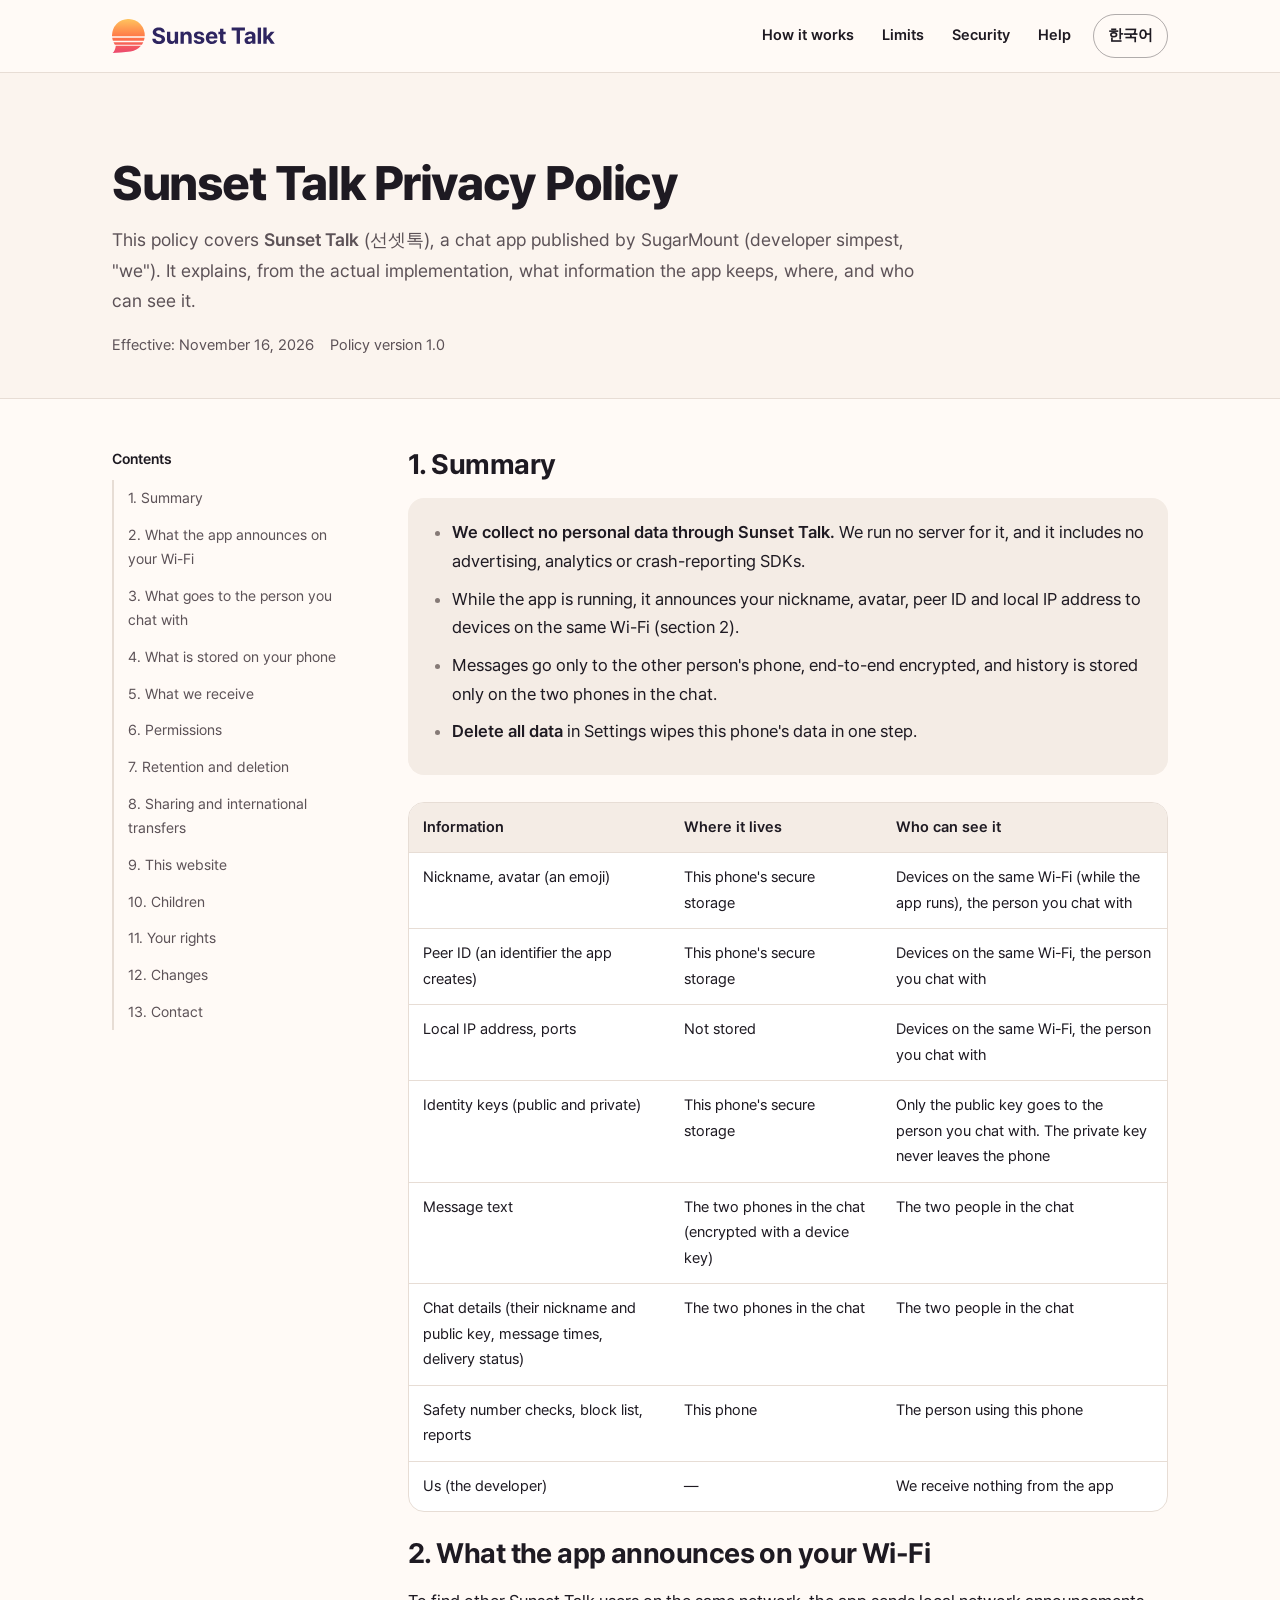
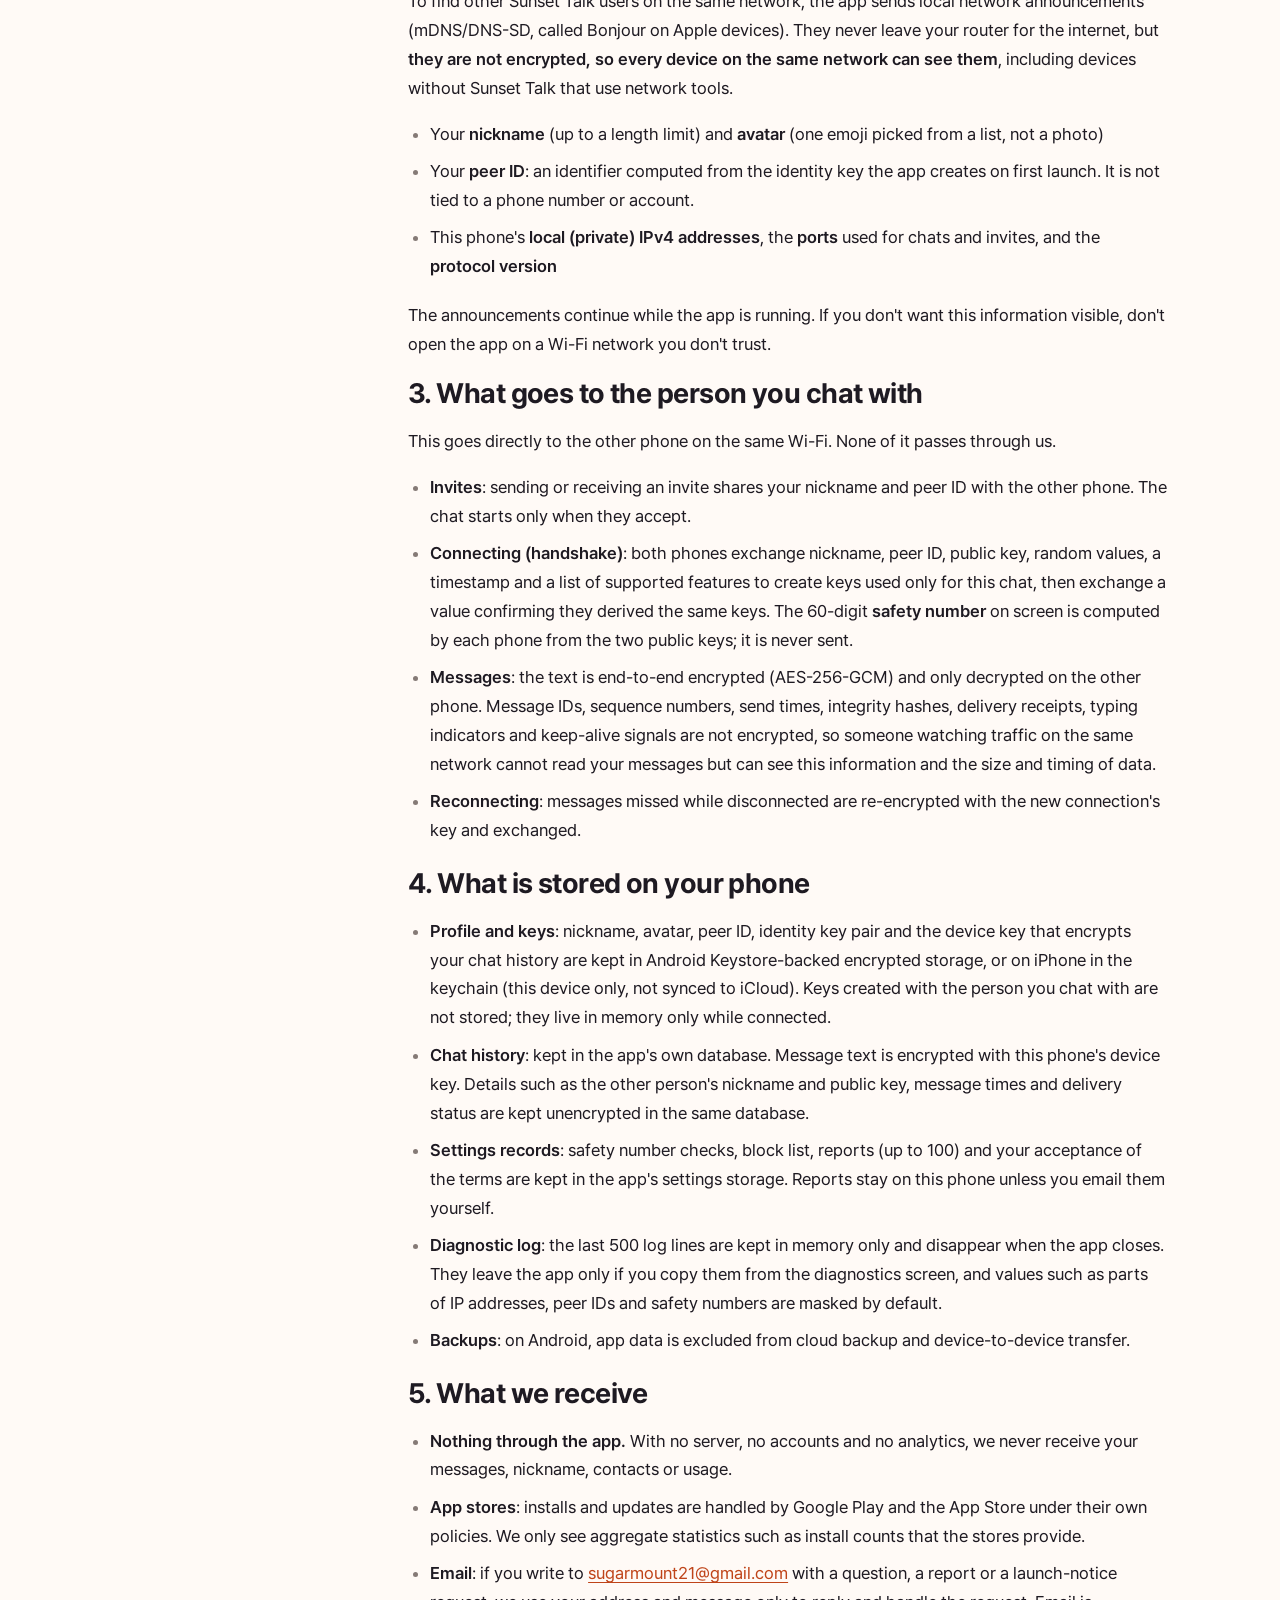
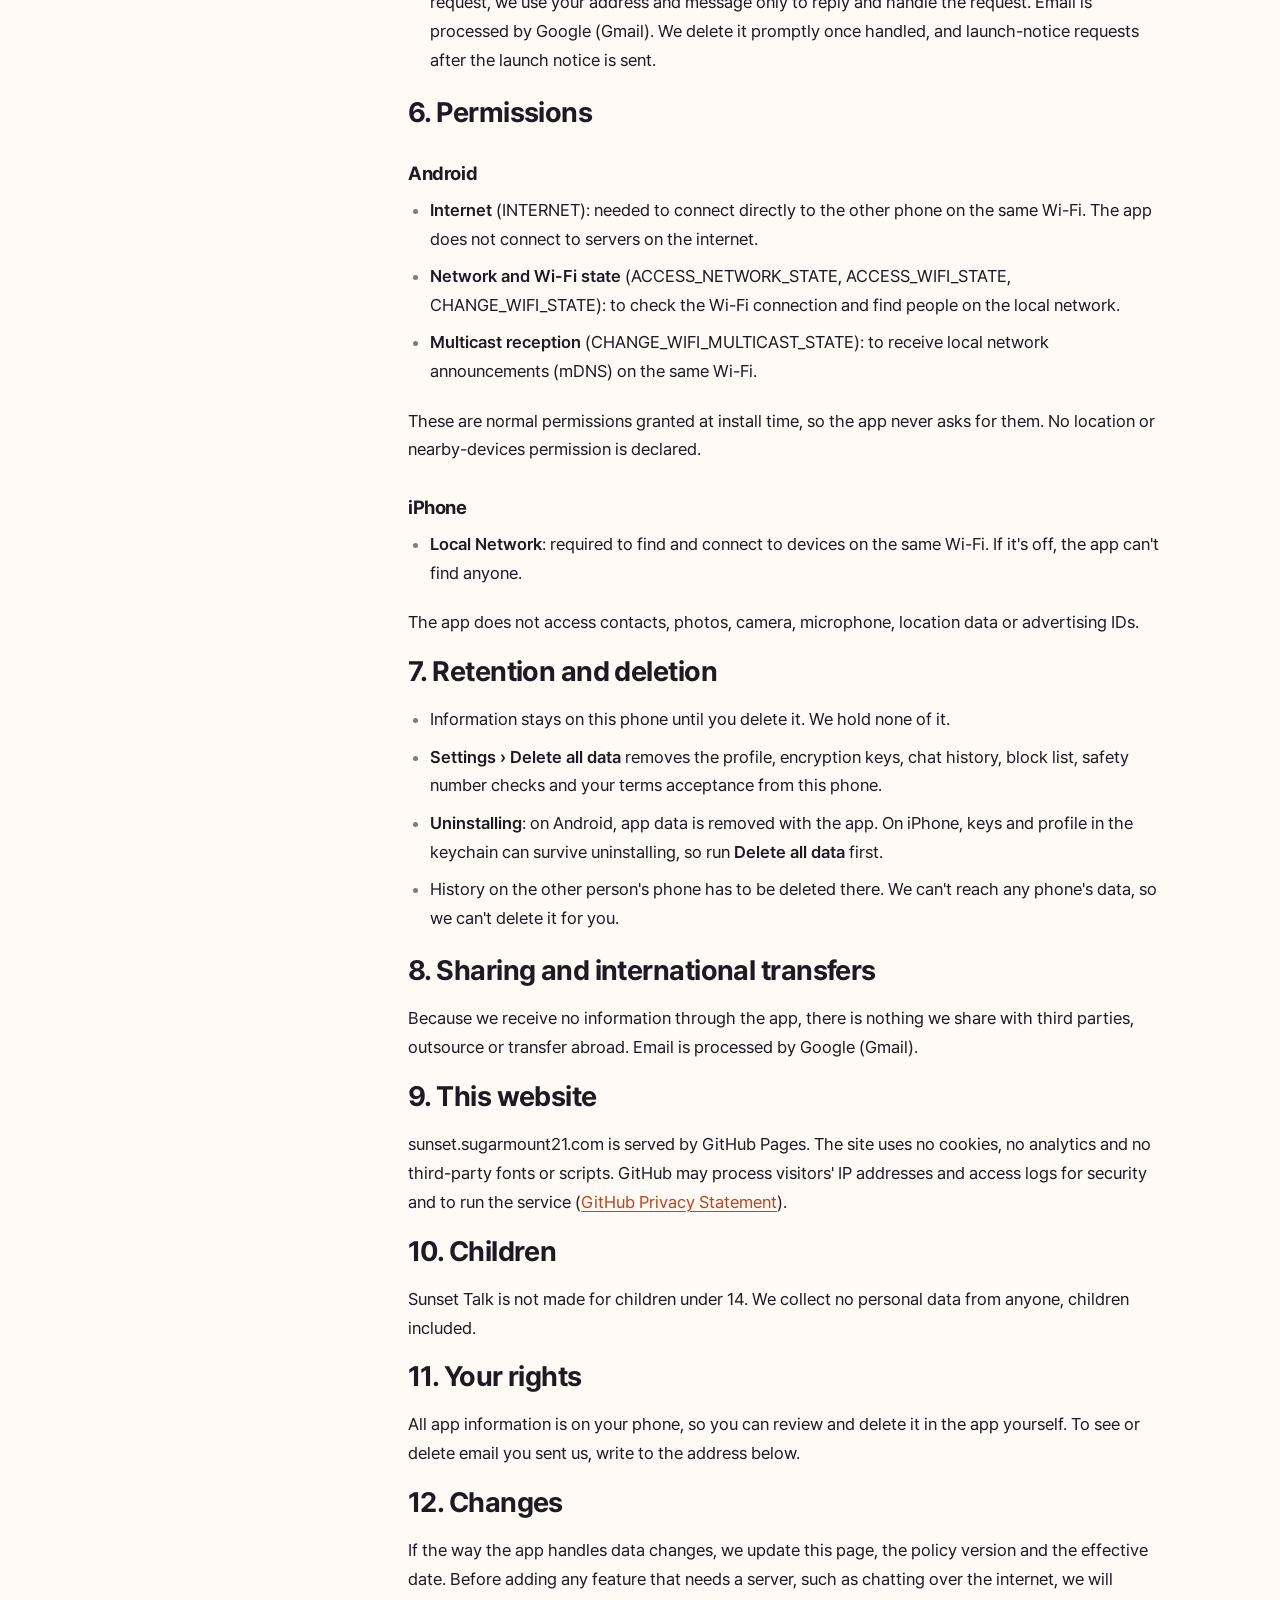
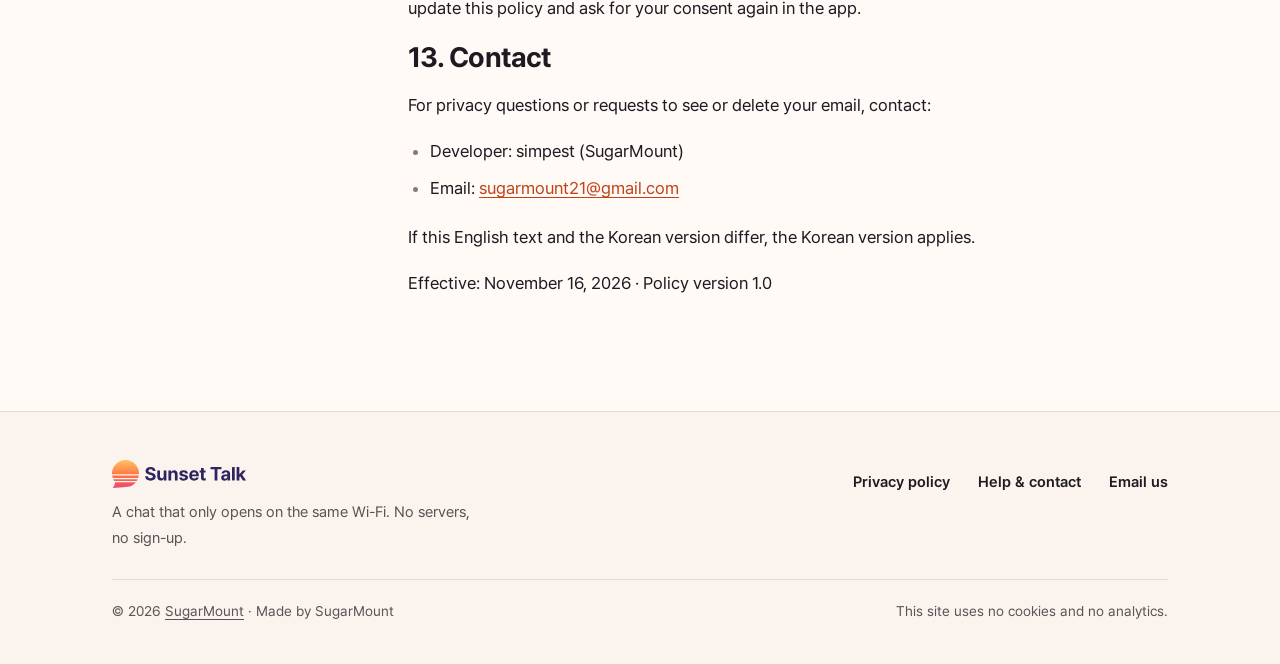
<file: en/privacy/index.html>
<!doctype html>
<!-- generated by tools/build.py from src/en/privacy.html and site.json: edit those, not this file -->
<html lang="en">
<head>
<meta charset="utf-8">
<meta name="viewport" content="width=device-width, initial-scale=1, viewport-fit=cover">
<title>Sunset Talk Privacy Policy</title>
<meta name="description" content="Sunset Talk runs no developer servers and collects no personal data. What the app announces on your Wi-Fi, what it stores on your phone, and how to delete it, described from the actual implementation.">
<meta name="robots" content="noindex">
<link rel="canonical" href="https://sunset.sugarmount21.com/en/privacy/">
<link rel="alternate" hreflang="ko" href="https://sunset.sugarmount21.com/privacy/">
<link rel="alternate" hreflang="en" href="https://sunset.sugarmount21.com/en/privacy/">
<link rel="alternate" hreflang="x-default" href="https://sunset.sugarmount21.com/privacy/">
<meta name="color-scheme" content="light dark">
<meta name="theme-color" media="(prefers-color-scheme: light)" content="#FBF4EE"><meta name="theme-color" media="(prefers-color-scheme: dark)" content="#171425">
<link rel="icon" href="/favicon.ico" sizes="48x48">
<link rel="icon" href="/favicon.svg" type="image/svg+xml">
<link rel="apple-touch-icon" href="/assets/icons/apple-touch-icon.png">
<link rel="manifest" href="/site.webmanifest">
<link rel="stylesheet" href="/assets/app.css?v=a4a9000703">
<meta property="og:type" content="website">
<meta property="og:site_name" content="Sunset Talk">
<meta property="og:title" content="Sunset Talk Privacy Policy">
<meta property="og:description" content="Sunset Talk runs no developer servers and collects no personal data. What the app announces on your Wi-Fi, what it stores on your phone, and how to delete it, described from the actual implementation.">
<meta property="og:url" content="https://sunset.sugarmount21.com/en/privacy/">
<meta property="og:image" content="https://sunset.sugarmount21.com/assets/og/og-en.png">
<meta property="og:image:width" content="1200">
<meta property="og:image:height" content="630">
<meta property="og:image:alt" content="Sunset Talk Privacy Policy">
<meta property="og:locale" content="en_US">
<meta property="og:locale:alternate" content="ko_KR">
<meta name="twitter:card" content="summary_large_image">
<meta name="twitter:title" content="Sunset Talk Privacy Policy">
<meta name="twitter:description" content="Sunset Talk runs no developer servers and collects no personal data. What the app announces on your Wi-Fi, what it stores on your phone, and how to delete it, described from the actual implementation.">
<meta name="twitter:image" content="https://sunset.sugarmount21.com/assets/og/og-en.png">
<script type="application/ld+json">{"@context":"https://schema.org","@graph":[{"@type":"Organization","@id":"https://sugarmount21.com/#org","name":"SugarMount","url":"https://sugarmount21.com/","email":"sugarmount21@gmail.com"},{"@type":"WebSite","@id":"https://sunset.sugarmount21.com/#site","url":"https://sunset.sugarmount21.com/","name":"선셋톡 · Sunset Talk","inLanguage":["ko","en"],"publisher":{"@id":"https://sugarmount21.com/#org"}},{"@type":"WebPage","@id":"https://sunset.sugarmount21.com/en/privacy/#page","url":"https://sunset.sugarmount21.com/en/privacy/","name":"Sunset Talk Privacy Policy","description":"Sunset Talk runs no developer servers and collects no personal data. What the app announces on your Wi-Fi, what it stores on your phone, and how to delete it, described from the actual implementation.","inLanguage":"en","isPartOf":{"@id":"https://sunset.sugarmount21.com/#site"},"breadcrumb":{"@type":"BreadcrumbList","itemListElement":[{"@type":"ListItem","position":1,"name":"Home","item":"https://sunset.sugarmount21.com/en/"},{"@type":"ListItem","position":2,"name":"Privacy policy","item":"https://sunset.sugarmount21.com/en/privacy/"}]}}]}</script>
<script>document.documentElement.className='js'</script>
<script src="/assets/site.js?v=2b94038aa3" defer></script>
</head>
<body class="page">
<a class="skip" href="#main">Skip to content</a>
<header class="site-header"><div class="wrap"><a class="logo" href="/en/" aria-label="Sunset Talk home"><svg aria-hidden="true" focusable="false" xmlns="http://www.w3.org/2000/svg" viewBox="-100 -100 993.71 207.5"><defs><linearGradient id="sun-h" gradientUnits="userSpaceOnUse" x1="0" y1="-100" x2="0" y2="102"><stop offset="0" stop-color="#FFC45E"/><stop offset="0.55" stop-color="#FF7547"/><stop offset="1" stop-color="#EC4A6E"/></linearGradient></defs><path d="M-99.87,5 A100,100 0 1 1 99.87,5 Z M-98.87,15 H98.87 A100,100 0 0 1 94.22,33.5 H-94.22 A100,100 0 0 1 -98.87,15 Z M-90.75,42 H90.75 A100,100 0 0 1 82.51,56.5 H-82.51 A100,100 0 0 1 -90.75,42 Z M-76.84,64 H76.84 A100,100 0 0 1 13.92,99.03 C-27.67,104.87 -66,107 -96,107.5 Q-80.5,94.5 -76.84,64 Z" fill="url(#sun-h)"/><g transform="translate(140.94,-47.49)"><path d="M62.07 28.3H81.76C81.48 10.8 66.99 -1.37 45.12 -1.37C23.52 -1.37 7.66 10.53 7.66 28.57C7.66 43.07 17.91 51.41 34.59 55.51L45.39 58.11C56.19 60.84 62.34 63.98 62.34 70.68C62.34 78.07 55.37 83.12 44.57 83.12C33.63 83.12 25.7 78.07 25.02 68.09H5.06C5.61 89.28 20.92 100.35 44.84 100.35C68.91 100.35 83.12 88.87 83.12 70.68C83.12 54.14 70.41 45.53 53.46 41.7L44.57 39.51C36.09 37.6 28.57 34.32 28.71 27.21C28.85 20.64 34.59 15.86 44.98 15.86C54.96 15.86 61.25 20.51 62.07 28.3Z" class="wm"/><path d="M142.19 67.4C142.19 77.52 135.21 82.85 127.83 82.85C119.9 82.85 114.84 77.25 114.84 68.5V24.75H94.61V72.05C94.61 89.41 104.73 99.94 119.63 99.94C130.84 99.94 138.77 94.2 142.19 85.59H143.01V98.98H162.42V24.75H142.19Z" class="wm"/><path d="M197.56 56.05C197.56 46.21 203.3 40.61 211.78 40.61C220.12 40.61 225.18 46.07 225.18 55.23V98.98H245.27V51.68C245.41 34.32 235.16 23.79 219.71 23.79C208.77 23.79 200.84 29.12 197.42 37.73H196.6V24.75H177.32V98.98H197.56Z" class="wm"/><path d="M302.56 46.76H321.56C320.47 32.68 308.85 23.79 290.12 23.79C270.98 23.79 258.67 32.68 258.81 46.89C258.67 57.83 266.05 65.21 280.14 67.95L292.44 70.41C299.41 71.91 302.56 74.24 302.56 78.07C302.56 82.85 297.64 85.86 290.25 85.86C282.87 85.86 278.09 82.85 277.13 76.97H256.76C258.4 91.46 270.16 100.49 290.25 100.49C309.94 100.49 323.07 90.64 323.2 76.02C323.07 65.35 316.09 58.93 301.74 55.92L288.48 53.18C281.5 51.68 278.77 49.08 278.91 45.8C278.77 41.29 283.83 38.14 290.39 38.14C297.09 38.14 301.74 41.56 302.56 46.76Z" class="wm"/><path d="M368.46 100.49C386.78 100.49 399.08 91.46 401.95 77.79H382.68C380.62 82.3 375.7 85.31 368.87 85.31C358.48 85.31 351.78 78.34 351.78 67.13H402.5V61.39C402.5 36.09 387.19 23.79 367.64 23.79C345.9 23.79 331.82 39.24 331.82 62.21C331.82 85.72 345.76 100.49 368.46 100.49ZM351.78 54.41C352.12 45.87 358.75 38.96 368.05 38.96C377.07 38.96 383.36 45.39 383.36 54.41Z" class="wm"/><path d="M452.81 24.75H438.87V6.97H418.63V24.75H408.38V39.92H418.63V79.02C418.5 93.38 428.48 99.94 443.11 99.94C448.16 99.94 451.72 99.67 453.91 99.26V83.26C451.45 83.54 447.89 83.67 445.84 83.67C441.74 83.54 438.87 82.03 438.87 76.15V39.92H452.81Z" class="wm"/><path d="M489.32 16.95H519.67V98.98H540.04V16.95H570.39V0H489.32Z" class="wm"/><path d="M568.07 78.2C568.07 92.97 578.59 100.35 592.81 100.35C603.89 100.35 610.86 95.57 614.55 88.73H615.1V98.98H634.24V48.95C634.24 31.04 618.93 23.79 602.79 23.79C583.11 23.79 571.89 33.91 570.66 46.76H589.94C591.04 41.7 595.41 38.55 602.25 38.55C609.77 38.55 614 42.25 614.14 48.4V54.41C611 54.55 601.02 55.03 595.68 55.37C581.46 56.19 568.07 61.66 568.07 78.2ZM587.48 77.66C587.48 71.91 591.99 68.63 598.96 67.95C602.45 67.61 611.06 67.13 614.14 66.99V72.46C614.28 80.25 607.71 86.41 598.55 86.41C592.13 86.41 587.48 83.4 587.48 77.66Z" class="wm"/><path d="M668.69 0H648.46V98.98H668.69Z" class="wm"/><path d="M682.64 98.98H702.87V75.2L708.61 68.77L728.98 98.98H752.77L723.65 56.88L751.27 24.75H728.03L703.96 53.18H702.87V0H682.64Z" class="wm"/></g></svg>
</a><nav class="nav" aria-label="Main menu"><a class="nav-sec" href="/en/#how">How it works</a><a class="nav-sec" href="/en/#limits">Limits</a><a class="nav-sec" href="/en/#security">Security</a><a class="nav-sec" href="/en/support/">Help</a><a class="lang" href="/privacy/" hreflang="ko" lang="ko"><span class="sys">한국어</span></a></nav></div></header>
<main id="main">
<!--
  DRAFT FOR OWNER REVIEW (2026-11-16) — confirm before publishing. Same points as the Korean draft:
  1. Based on the stage 1 design (same Wi-Fi only, zero servers). If a release build differs (e.g. ships a signaling server), this policy is wrong.
  2. (Resolved 2026-11-16) Section 6: NEARBY_WIFI_DEVICES / ACCESS_FINE_LOCATION were removed from the manifest (beach-of-sunset b25b891);
     section 6 now lists the five permissions actually declared.
  3. Section 5: email retention wording.  4. Section 10: age line must match the store age rating.
  5. Section 12: keep or drop the promise to re-ask consent before adding any server feature.
  6. The Korean text is the reference version (stated in section 13).
  7. App changes on 2026-11-16: the identity check is now a 60-digit safety number (fingerprints and PIN check removed), per-contact
     shared secrets are no longer stored (leftovers are wiped at start-up), and terms consent moved to v2. Sections 3, 4, 7 and the summary follow.
-->
<div class="doc-hero">
  <div class="wrap">
    <h1>Sunset Talk Privacy Policy</h1>
    <p>This policy covers <strong>Sunset Talk</strong> (<span lang="ko" class="sys">선셋톡</span>), a chat app published by SugarMount (developer simpest, "we"). It explains, from the actual implementation, what information the app keeps, where, and who can see it.</p>
    <p class="meta"><span>Effective: November 16, 2026</span><span>Policy version 1.0</span></p>
  </div>
</div>
<div class="wrap doc">
  <nav class="doc-toc" aria-labelledby="toc-h"><p id="toc-h">Contents</p><ol><li><a href="#summary">1. Summary</a></li><li><a href="#lan">2. What the app announces on your Wi-Fi</a></li><li><a href="#peer">3. What goes to the person you chat with</a></li><li><a href="#device">4. What is stored on your phone</a></li><li><a href="#us">5. What we receive</a></li><li><a href="#perm">6. Permissions</a></li><li><a href="#delete">7. Retention and deletion</a></li><li><a href="#third">8. Sharing and international transfers</a></li><li><a href="#site">9. This website</a></li><li><a href="#kids">10. Children</a></li><li><a href="#rights">11. Your rights</a></li><li><a href="#changes">12. Changes</a></li><li><a href="#contact">13. Contact</a></li></ol></nav>
  <article class="prose">
    <section aria-labelledby="summary">
      <h2 id="summary">1. Summary</h2>
      <div class="summary-box">
        <ul>
          <li><strong>We collect no personal data through Sunset Talk.</strong> We run no server for it, and it includes no advertising, analytics or crash-reporting SDKs.</li>
          <li>While the app is running, it announces your nickname, avatar, peer ID and local IP address to devices on the same Wi-Fi (section 2).</li>
          <li>Messages go only to the other person's phone, end-to-end encrypted, and history is stored only on the two phones in the chat.</li>
          <li><strong>Delete all data</strong> in Settings wipes this phone's data in one step.</li>
        </ul>
      </div>
      <div class="table-wrap">
        <table>
          <thead><tr><th scope="col">Information</th><th scope="col">Where it lives</th><th scope="col">Who can see it</th></tr></thead>
          <tbody>
            <tr><td>Nickname, avatar (an emoji)</td><td>This phone's secure storage</td><td>Devices on the same Wi-Fi (while the app runs), the person you chat with</td></tr>
            <tr><td>Peer ID (an identifier the app creates)</td><td>This phone's secure storage</td><td>Devices on the same Wi-Fi, the person you chat with</td></tr>
            <tr><td>Local IP address, ports</td><td>Not stored</td><td>Devices on the same Wi-Fi, the person you chat with</td></tr>
            <tr><td>Identity keys (public and private)</td><td>This phone's secure storage</td><td>Only the public key goes to the person you chat with. The private key never leaves the phone</td></tr>
            <tr><td>Message text</td><td>The two phones in the chat (encrypted with a device key)</td><td>The two people in the chat</td></tr>
            <tr><td>Chat details (their nickname and public key, message times, delivery status)</td><td>The two phones in the chat</td><td>The two people in the chat</td></tr>
            <tr><td>Safety number checks, block list, reports</td><td>This phone</td><td>The person using this phone</td></tr>
            <tr><td>Us (the developer)</td><td>—</td><td>We receive nothing from the app</td></tr>
          </tbody>
        </table>
      </div>
    </section>

    <section aria-labelledby="lan">
      <h2 id="lan">2. What the app announces on your Wi-Fi</h2>
      <p>To find other Sunset Talk users on the same network, the app sends local network announcements (mDNS/DNS-SD, called Bonjour on Apple devices). They never leave your router for the internet, but <strong>they are not encrypted, so every device on the same network can see them</strong>, including devices without Sunset Talk that use network tools.</p>
      <ul>
        <li>Your <strong>nickname</strong> (up to a length limit) and <strong>avatar</strong> (one emoji picked from a list, not a photo)</li>
        <li>Your <strong>peer ID</strong>: an identifier computed from the identity key the app creates on first launch. It is not tied to a phone number or account.</li>
        <li>This phone's <strong>local (private) IPv4 addresses</strong>, the <strong>ports</strong> used for chats and invites, and the <strong>protocol version</strong></li>
      </ul>
      <p>The announcements continue while the app is running. If you don't want this information visible, don't open the app on a Wi-Fi network you don't trust.</p>
    </section>

    <section aria-labelledby="peer">
      <h2 id="peer">3. What goes to the person you chat with</h2>
      <p>This goes directly to the other phone on the same Wi-Fi. None of it passes through us.</p>
      <ul>
        <li><strong>Invites</strong>: sending or receiving an invite shares your nickname and peer ID with the other phone. The chat starts only when they accept.</li>
        <li><strong>Connecting (handshake)</strong>: both phones exchange nickname, peer ID, public key, random values, a timestamp and a list of supported features to create keys used only for this chat, then exchange a value confirming they derived the same keys. The 60-digit <strong>safety number</strong> on screen is computed by each phone from the two public keys; it is never sent.</li>
        <li><strong>Messages</strong>: the text is end-to-end encrypted (AES-256-GCM) and only decrypted on the other phone. Message IDs, sequence numbers, send times, integrity hashes, delivery receipts, typing indicators and keep-alive signals are not encrypted, so someone watching traffic on the same network cannot read your messages but can see this information and the size and timing of data.</li>
        <li><strong>Reconnecting</strong>: messages missed while disconnected are re-encrypted with the new connection's key and exchanged.</li>
      </ul>
    </section>

    <section aria-labelledby="device">
      <h2 id="device">4. What is stored on your phone</h2>
      <ul>
        <li><strong>Profile and keys</strong>: nickname, avatar, peer ID, identity key pair and the device key that encrypts your chat history are kept in Android Keystore-backed encrypted storage, or on iPhone in the keychain (this device only, not synced to iCloud). Keys created with the person you chat with are not stored; they live in memory only while connected.</li>
        <li><strong>Chat history</strong>: kept in the app's own database. Message text is encrypted with this phone's device key. Details such as the other person's nickname and public key, message times and delivery status are kept unencrypted in the same database.</li>
        <li><strong>Settings records</strong>: safety number checks, block list, reports (up to 100) and your acceptance of the terms are kept in the app's settings storage. Reports stay on this phone unless you email them yourself.</li>
        <li><strong>Diagnostic log</strong>: the last 500 log lines are kept in memory only and disappear when the app closes. They leave the app only if you copy them from the diagnostics screen, and values such as parts of IP addresses, peer IDs and safety numbers are masked by default.</li>
        <li><strong>Backups</strong>: on Android, app data is excluded from cloud backup and device-to-device transfer.</li>
      </ul>
    </section>

    <section aria-labelledby="us">
      <h2 id="us">5. What we receive</h2>
      <ul>
        <li><strong>Nothing through the app.</strong> With no server, no accounts and no analytics, we never receive your messages, nickname, contacts or usage.</li>
        <li><strong>App stores</strong>: installs and updates are handled by Google Play and the App Store under their own policies. We only see aggregate statistics such as install counts that the stores provide.</li>
        <li><strong>Email</strong>: if you write to <a href="mailto:sugarmount21@gmail.com">sugarmount21@gmail.com</a> with a question, a report or a launch-notice request, we use your address and message only to reply and handle the request. Email is processed by Google (Gmail). We delete it promptly once handled, and launch-notice requests after the launch notice is sent.</li>
      </ul>
    </section>

    <section aria-labelledby="perm">
      <h2 id="perm">6. Permissions</h2>
      <h3>Android</h3>
      <ul>
        <li><strong>Internet</strong> (INTERNET): needed to connect directly to the other phone on the same Wi-Fi. The app does not connect to servers on the internet.</li>
        <li><strong>Network and Wi-Fi state</strong> (ACCESS_NETWORK_STATE, ACCESS_WIFI_STATE, CHANGE_WIFI_STATE): to check the Wi-Fi connection and find people on the local network.</li>
        <li><strong>Multicast reception</strong> (CHANGE_WIFI_MULTICAST_STATE): to receive local network announcements (mDNS) on the same Wi-Fi.</li>
      </ul>
      <p>These are normal permissions granted at install time, so the app never asks for them. No location or nearby-devices permission is declared.</p>
      <h3>iPhone</h3>
      <ul>
        <li><strong>Local Network</strong>: required to find and connect to devices on the same Wi-Fi. If it's off, the app can't find anyone.</li>
      </ul>
      <p>The app does not access contacts, photos, camera, microphone, location data or advertising IDs.</p>
    </section>

    <section aria-labelledby="delete">
      <h2 id="delete">7. Retention and deletion</h2>
      <ul>
        <li>Information stays on this phone until you delete it. We hold none of it.</li>
        <li><strong>Settings › Delete all data</strong> removes the profile, encryption keys, chat history, block list, safety number checks and your terms acceptance from this phone.</li>
        <li><strong>Uninstalling</strong>: on Android, app data is removed with the app. On iPhone, keys and profile in the keychain can survive uninstalling, so run <strong>Delete all data</strong> first.</li>
        <li>History on the other person's phone has to be deleted there. We can't reach any phone's data, so we can't delete it for you.</li>
      </ul>
    </section>

    <section aria-labelledby="third">
      <h2 id="third">8. Sharing and international transfers</h2>
      <p>Because we receive no information through the app, there is nothing we share with third parties, outsource or transfer abroad. Email is processed by Google (Gmail).</p>
    </section>

    <section aria-labelledby="site">
      <h2 id="site">9. This website</h2>
      <p>sunset.sugarmount21.com is served by GitHub Pages. The site uses no cookies, no analytics and no third-party fonts or scripts. GitHub may process visitors' IP addresses and access logs for security and to run the service (<a href="https://docs.github.com/site-policy/privacy-policies/github-general-privacy-statement" rel="noopener">GitHub Privacy Statement</a>).</p>
    </section>

    <section aria-labelledby="kids">
      <h2 id="kids">10. Children</h2>
      <p>Sunset Talk is not made for children under 14. We collect no personal data from anyone, children included.</p>
    </section>

    <section aria-labelledby="rights">
      <h2 id="rights">11. Your rights</h2>
      <p>All app information is on your phone, so you can review and delete it in the app yourself. To see or delete email you sent us, write to the address below.</p>
    </section>

    <section aria-labelledby="changes">
      <h2 id="changes">12. Changes</h2>
      <p>If the way the app handles data changes, we update this page, the policy version and the effective date. Before adding any feature that needs a server, such as chatting over the internet, we will update this policy and ask for your consent again in the app.</p>
    </section>

    <section aria-labelledby="contact">
      <h2 id="contact">13. Contact</h2>
      <p>For privacy questions or requests to see or delete your email, contact:</p>
      <ul>
        <li>Developer: simpest (SugarMount)</li>
        <li>Email: <a href="mailto:sugarmount21@gmail.com?subject=Sunset%20Talk%20privacy">sugarmount21@gmail.com</a></li>
      </ul>
      <p>If this English text and the Korean version differ, the Korean version applies.</p>
      <p>Effective: November 16, 2026 · Policy version 1.0</p>
    </section>
  </article>
</div>
</main>
<footer class="site-footer"><div class="wrap"><div class="footer-grid"><div class="footer-brand"><a class="logo" href="/en/" aria-label="Sunset Talk home"><svg aria-hidden="true" focusable="false" xmlns="http://www.w3.org/2000/svg" viewBox="-100 -100 993.71 207.5"><defs><linearGradient id="sun-f" gradientUnits="userSpaceOnUse" x1="0" y1="-100" x2="0" y2="102"><stop offset="0" stop-color="#FFC45E"/><stop offset="0.55" stop-color="#FF7547"/><stop offset="1" stop-color="#EC4A6E"/></linearGradient></defs><path d="M-99.87,5 A100,100 0 1 1 99.87,5 Z M-98.87,15 H98.87 A100,100 0 0 1 94.22,33.5 H-94.22 A100,100 0 0 1 -98.87,15 Z M-90.75,42 H90.75 A100,100 0 0 1 82.51,56.5 H-82.51 A100,100 0 0 1 -90.75,42 Z M-76.84,64 H76.84 A100,100 0 0 1 13.92,99.03 C-27.67,104.87 -66,107 -96,107.5 Q-80.5,94.5 -76.84,64 Z" fill="url(#sun-f)"/><g transform="translate(140.94,-47.49)"><path d="M62.07 28.3H81.76C81.48 10.8 66.99 -1.37 45.12 -1.37C23.52 -1.37 7.66 10.53 7.66 28.57C7.66 43.07 17.91 51.41 34.59 55.51L45.39 58.11C56.19 60.84 62.34 63.98 62.34 70.68C62.34 78.07 55.37 83.12 44.57 83.12C33.63 83.12 25.7 78.07 25.02 68.09H5.06C5.61 89.28 20.92 100.35 44.84 100.35C68.91 100.35 83.12 88.87 83.12 70.68C83.12 54.14 70.41 45.53 53.46 41.7L44.57 39.51C36.09 37.6 28.57 34.32 28.71 27.21C28.85 20.64 34.59 15.86 44.98 15.86C54.96 15.86 61.25 20.51 62.07 28.3Z" class="wm"/><path d="M142.19 67.4C142.19 77.52 135.21 82.85 127.83 82.85C119.9 82.85 114.84 77.25 114.84 68.5V24.75H94.61V72.05C94.61 89.41 104.73 99.94 119.63 99.94C130.84 99.94 138.77 94.2 142.19 85.59H143.01V98.98H162.42V24.75H142.19Z" class="wm"/><path d="M197.56 56.05C197.56 46.21 203.3 40.61 211.78 40.61C220.12 40.61 225.18 46.07 225.18 55.23V98.98H245.27V51.68C245.41 34.32 235.16 23.79 219.71 23.79C208.77 23.79 200.84 29.12 197.42 37.73H196.6V24.75H177.32V98.98H197.56Z" class="wm"/><path d="M302.56 46.76H321.56C320.47 32.68 308.85 23.79 290.12 23.79C270.98 23.79 258.67 32.68 258.81 46.89C258.67 57.83 266.05 65.21 280.14 67.95L292.44 70.41C299.41 71.91 302.56 74.24 302.56 78.07C302.56 82.85 297.64 85.86 290.25 85.86C282.87 85.86 278.09 82.85 277.13 76.97H256.76C258.4 91.46 270.16 100.49 290.25 100.49C309.94 100.49 323.07 90.64 323.2 76.02C323.07 65.35 316.09 58.93 301.74 55.92L288.48 53.18C281.5 51.68 278.77 49.08 278.91 45.8C278.77 41.29 283.83 38.14 290.39 38.14C297.09 38.14 301.74 41.56 302.56 46.76Z" class="wm"/><path d="M368.46 100.49C386.78 100.49 399.08 91.46 401.95 77.79H382.68C380.62 82.3 375.7 85.31 368.87 85.31C358.48 85.31 351.78 78.34 351.78 67.13H402.5V61.39C402.5 36.09 387.19 23.79 367.64 23.79C345.9 23.79 331.82 39.24 331.82 62.21C331.82 85.72 345.76 100.49 368.46 100.49ZM351.78 54.41C352.12 45.87 358.75 38.96 368.05 38.96C377.07 38.96 383.36 45.39 383.36 54.41Z" class="wm"/><path d="M452.81 24.75H438.87V6.97H418.63V24.75H408.38V39.92H418.63V79.02C418.5 93.38 428.48 99.94 443.11 99.94C448.16 99.94 451.72 99.67 453.91 99.26V83.26C451.45 83.54 447.89 83.67 445.84 83.67C441.74 83.54 438.87 82.03 438.87 76.15V39.92H452.81Z" class="wm"/><path d="M489.32 16.95H519.67V98.98H540.04V16.95H570.39V0H489.32Z" class="wm"/><path d="M568.07 78.2C568.07 92.97 578.59 100.35 592.81 100.35C603.89 100.35 610.86 95.57 614.55 88.73H615.1V98.98H634.24V48.95C634.24 31.04 618.93 23.79 602.79 23.79C583.11 23.79 571.89 33.91 570.66 46.76H589.94C591.04 41.7 595.41 38.55 602.25 38.55C609.77 38.55 614 42.25 614.14 48.4V54.41C611 54.55 601.02 55.03 595.68 55.37C581.46 56.19 568.07 61.66 568.07 78.2ZM587.48 77.66C587.48 71.91 591.99 68.63 598.96 67.95C602.45 67.61 611.06 67.13 614.14 66.99V72.46C614.28 80.25 607.71 86.41 598.55 86.41C592.13 86.41 587.48 83.4 587.48 77.66Z" class="wm"/><path d="M668.69 0H648.46V98.98H668.69Z" class="wm"/><path d="M682.64 98.98H702.87V75.2L708.61 68.77L728.98 98.98H752.77L723.65 56.88L751.27 24.75H728.03L703.96 53.18H702.87V0H682.64Z" class="wm"/></g></svg>
</a><p>A chat that only opens on the same Wi-Fi. No servers, no sign-up.</p></div><ul class="footer-links"><li><a href="/en/privacy/">Privacy policy</a></li><li><a href="/en/support/">Help & contact</a></li><li><a href="mailto:sugarmount21@gmail.com">Email us</a></li></ul></div><div class="footer-meta"><span>© 2026 <a href="https://sugarmount21.com/">SugarMount</a> · Made by SugarMount</span><span>This site uses no cookies and no analytics.</span></div></div></footer>
</body>
</html>
</file>
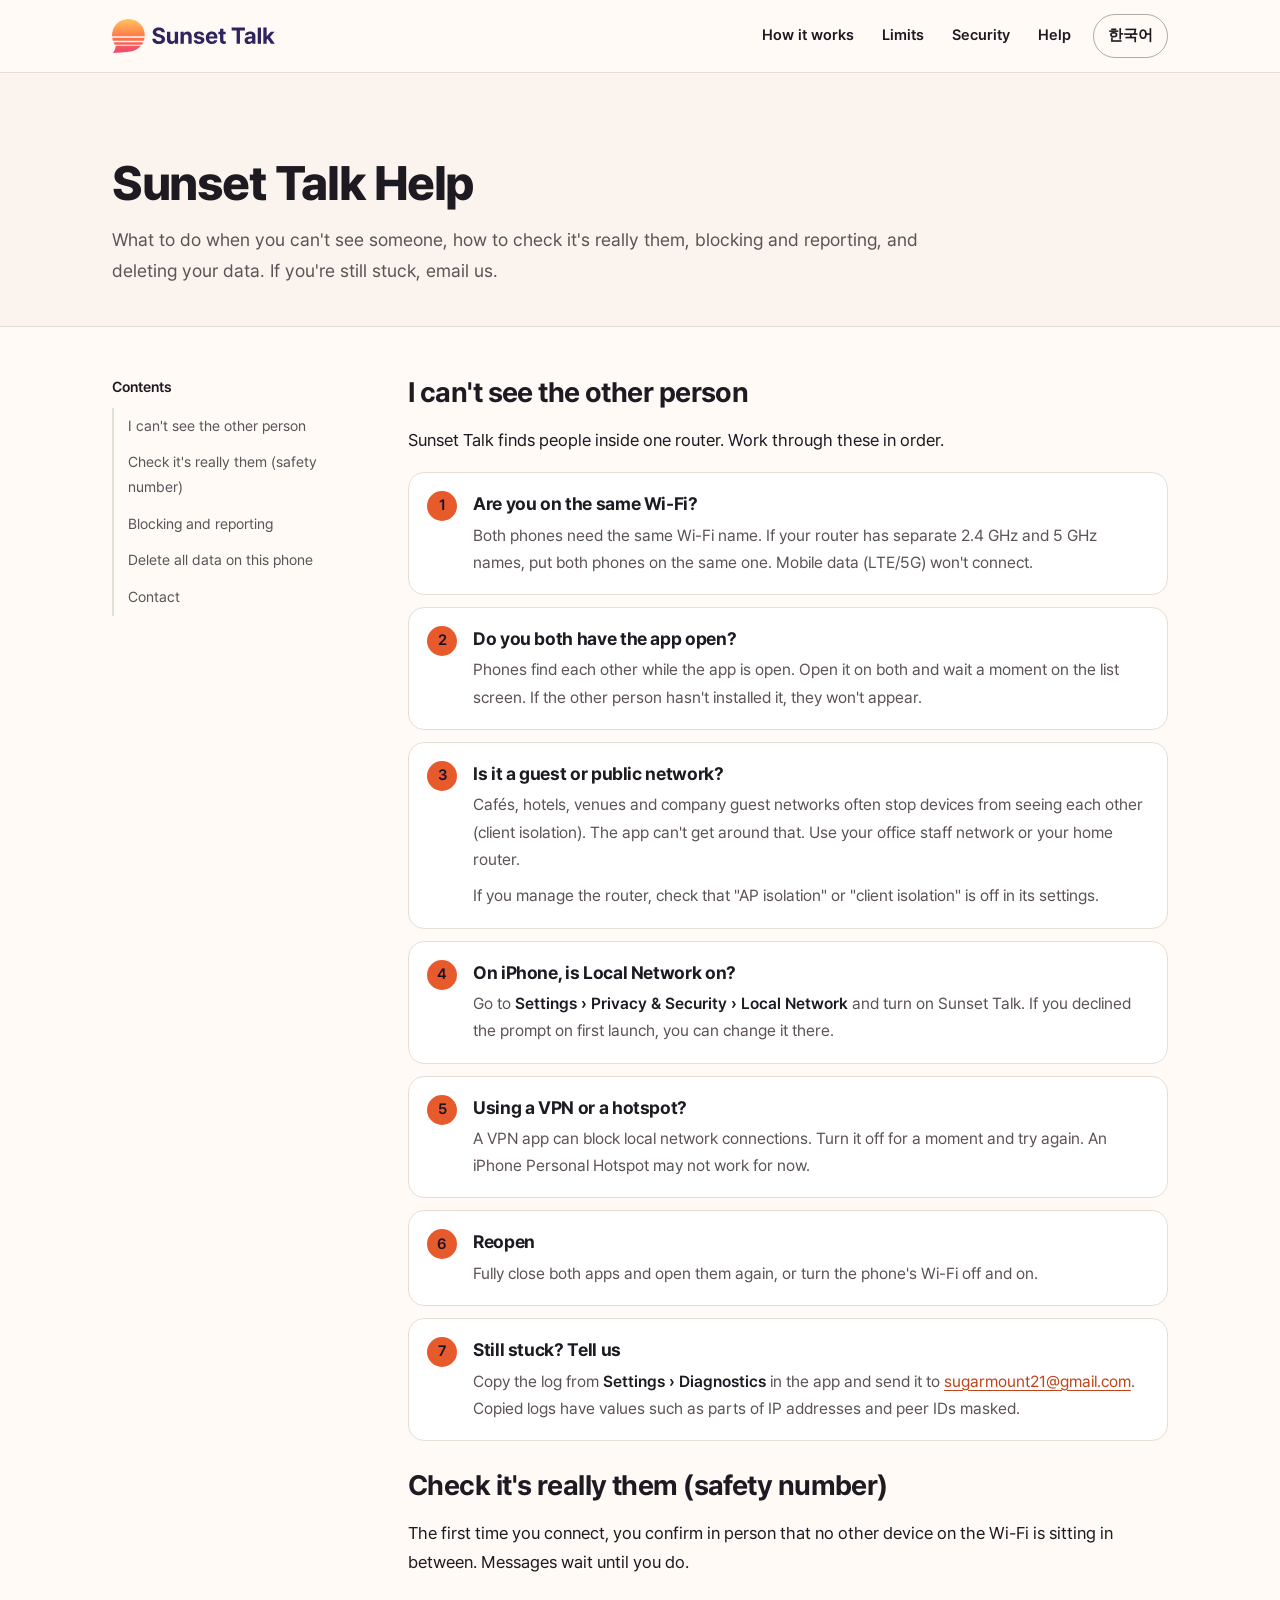
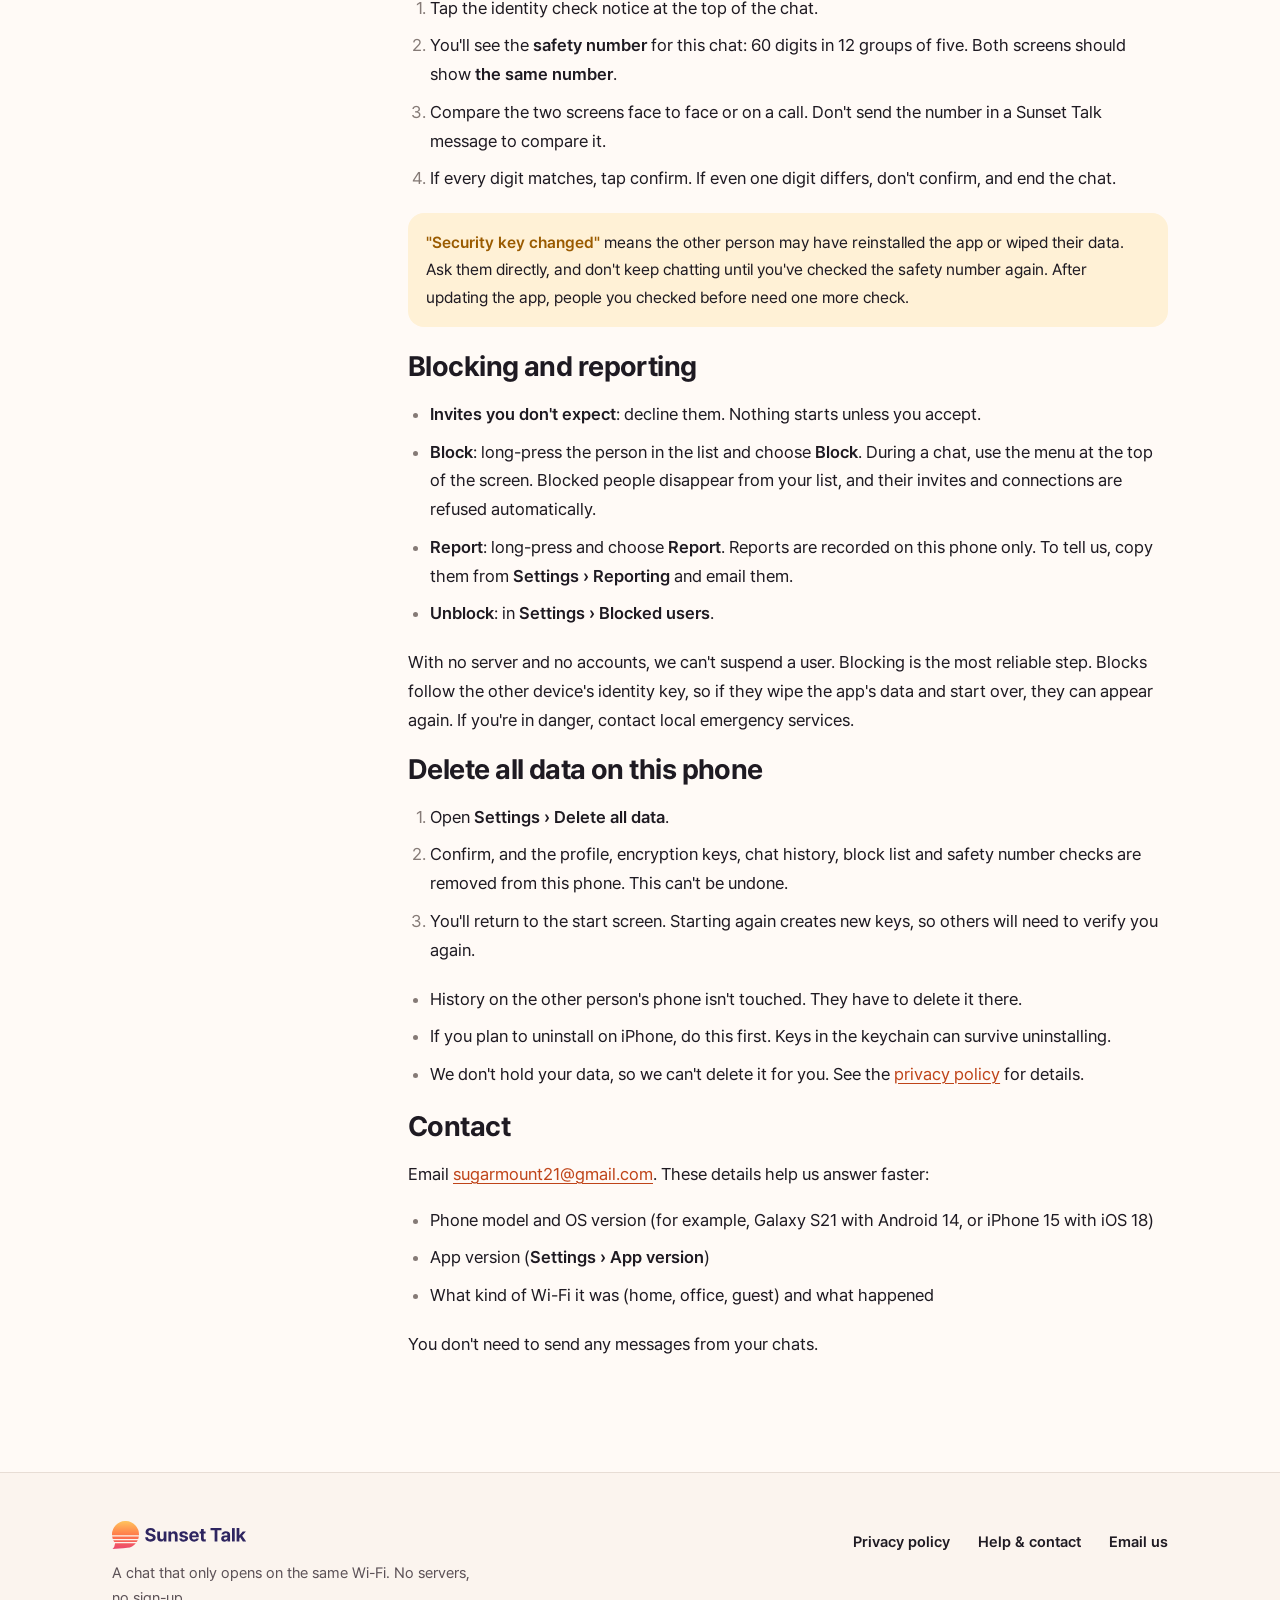
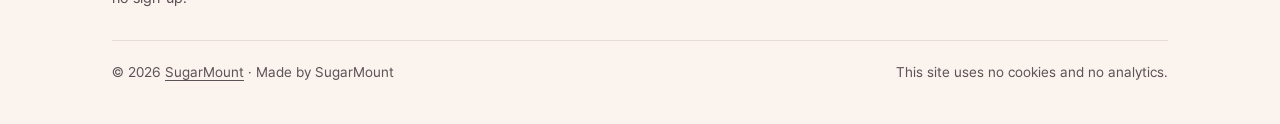
<file: en/support/index.html>
<!doctype html>
<!-- generated by tools/build.py from src/en/support.html and site.json: edit those, not this file -->
<html lang="en">
<head>
<meta charset="utf-8">
<meta name="viewport" content="width=device-width, initial-scale=1, viewport-fit=cover">
<title>Sunset Talk Help — can&#x27;t see someone, safety numbers, blocking</title>
<meta name="description" content="What to check when you can&#x27;t see the other person in Sunset Talk, how to check safety numbers, how to block and report, and how to delete all data on this phone.">
<meta name="robots" content="noindex">
<link rel="canonical" href="https://sunset.sugarmount21.com/en/support/">
<link rel="alternate" hreflang="ko" href="https://sunset.sugarmount21.com/support/">
<link rel="alternate" hreflang="en" href="https://sunset.sugarmount21.com/en/support/">
<link rel="alternate" hreflang="x-default" href="https://sunset.sugarmount21.com/support/">
<meta name="color-scheme" content="light dark">
<meta name="theme-color" media="(prefers-color-scheme: light)" content="#FBF4EE"><meta name="theme-color" media="(prefers-color-scheme: dark)" content="#171425">
<link rel="icon" href="/favicon.ico" sizes="48x48">
<link rel="icon" href="/favicon.svg" type="image/svg+xml">
<link rel="apple-touch-icon" href="/assets/icons/apple-touch-icon.png">
<link rel="manifest" href="/site.webmanifest">
<link rel="stylesheet" href="/assets/app.css?v=a4a9000703">
<meta property="og:type" content="website">
<meta property="og:site_name" content="Sunset Talk">
<meta property="og:title" content="Sunset Talk Help — can&#x27;t see someone, safety numbers, blocking">
<meta property="og:description" content="What to check when you can&#x27;t see the other person in Sunset Talk, how to check safety numbers, how to block and report, and how to delete all data on this phone.">
<meta property="og:url" content="https://sunset.sugarmount21.com/en/support/">
<meta property="og:image" content="https://sunset.sugarmount21.com/assets/og/og-en.png">
<meta property="og:image:width" content="1200">
<meta property="og:image:height" content="630">
<meta property="og:image:alt" content="Sunset Talk Help — can&#x27;t see someone, safety numbers, blocking">
<meta property="og:locale" content="en_US">
<meta property="og:locale:alternate" content="ko_KR">
<meta name="twitter:card" content="summary_large_image">
<meta name="twitter:title" content="Sunset Talk Help — can&#x27;t see someone, safety numbers, blocking">
<meta name="twitter:description" content="What to check when you can&#x27;t see the other person in Sunset Talk, how to check safety numbers, how to block and report, and how to delete all data on this phone.">
<meta name="twitter:image" content="https://sunset.sugarmount21.com/assets/og/og-en.png">
<script type="application/ld+json">{"@context":"https://schema.org","@graph":[{"@type":"Organization","@id":"https://sugarmount21.com/#org","name":"SugarMount","url":"https://sugarmount21.com/","email":"sugarmount21@gmail.com"},{"@type":"WebSite","@id":"https://sunset.sugarmount21.com/#site","url":"https://sunset.sugarmount21.com/","name":"선셋톡 · Sunset Talk","inLanguage":["ko","en"],"publisher":{"@id":"https://sugarmount21.com/#org"}},{"@type":"WebPage","@id":"https://sunset.sugarmount21.com/en/support/#page","url":"https://sunset.sugarmount21.com/en/support/","name":"Sunset Talk Help — can't see someone, safety numbers, blocking","description":"What to check when you can't see the other person in Sunset Talk, how to check safety numbers, how to block and report, and how to delete all data on this phone.","inLanguage":"en","isPartOf":{"@id":"https://sunset.sugarmount21.com/#site"},"breadcrumb":{"@type":"BreadcrumbList","itemListElement":[{"@type":"ListItem","position":1,"name":"Home","item":"https://sunset.sugarmount21.com/en/"},{"@type":"ListItem","position":2,"name":"Help","item":"https://sunset.sugarmount21.com/en/support/"}]}}]}</script>
<script>document.documentElement.className='js'</script>
<script src="/assets/site.js?v=2b94038aa3" defer></script>
</head>
<body class="page">
<a class="skip" href="#main">Skip to content</a>
<header class="site-header"><div class="wrap"><a class="logo" href="/en/" aria-label="Sunset Talk home"><svg aria-hidden="true" focusable="false" xmlns="http://www.w3.org/2000/svg" viewBox="-100 -100 993.71 207.5"><defs><linearGradient id="sun-h" gradientUnits="userSpaceOnUse" x1="0" y1="-100" x2="0" y2="102"><stop offset="0" stop-color="#FFC45E"/><stop offset="0.55" stop-color="#FF7547"/><stop offset="1" stop-color="#EC4A6E"/></linearGradient></defs><path d="M-99.87,5 A100,100 0 1 1 99.87,5 Z M-98.87,15 H98.87 A100,100 0 0 1 94.22,33.5 H-94.22 A100,100 0 0 1 -98.87,15 Z M-90.75,42 H90.75 A100,100 0 0 1 82.51,56.5 H-82.51 A100,100 0 0 1 -90.75,42 Z M-76.84,64 H76.84 A100,100 0 0 1 13.92,99.03 C-27.67,104.87 -66,107 -96,107.5 Q-80.5,94.5 -76.84,64 Z" fill="url(#sun-h)"/><g transform="translate(140.94,-47.49)"><path d="M62.07 28.3H81.76C81.48 10.8 66.99 -1.37 45.12 -1.37C23.52 -1.37 7.66 10.53 7.66 28.57C7.66 43.07 17.91 51.41 34.59 55.51L45.39 58.11C56.19 60.84 62.34 63.98 62.34 70.68C62.34 78.07 55.37 83.12 44.57 83.12C33.63 83.12 25.7 78.07 25.02 68.09H5.06C5.61 89.28 20.92 100.35 44.84 100.35C68.91 100.35 83.12 88.87 83.12 70.68C83.12 54.14 70.41 45.53 53.46 41.7L44.57 39.51C36.09 37.6 28.57 34.32 28.71 27.21C28.85 20.64 34.59 15.86 44.98 15.86C54.96 15.86 61.25 20.51 62.07 28.3Z" class="wm"/><path d="M142.19 67.4C142.19 77.52 135.21 82.85 127.83 82.85C119.9 82.85 114.84 77.25 114.84 68.5V24.75H94.61V72.05C94.61 89.41 104.73 99.94 119.63 99.94C130.84 99.94 138.77 94.2 142.19 85.59H143.01V98.98H162.42V24.75H142.19Z" class="wm"/><path d="M197.56 56.05C197.56 46.21 203.3 40.61 211.78 40.61C220.12 40.61 225.18 46.07 225.18 55.23V98.98H245.27V51.68C245.41 34.32 235.16 23.79 219.71 23.79C208.77 23.79 200.84 29.12 197.42 37.73H196.6V24.75H177.32V98.98H197.56Z" class="wm"/><path d="M302.56 46.76H321.56C320.47 32.68 308.85 23.79 290.12 23.79C270.98 23.79 258.67 32.68 258.81 46.89C258.67 57.83 266.05 65.21 280.14 67.95L292.44 70.41C299.41 71.91 302.56 74.24 302.56 78.07C302.56 82.85 297.64 85.86 290.25 85.86C282.87 85.86 278.09 82.85 277.13 76.97H256.76C258.4 91.46 270.16 100.49 290.25 100.49C309.94 100.49 323.07 90.64 323.2 76.02C323.07 65.35 316.09 58.93 301.74 55.92L288.48 53.18C281.5 51.68 278.77 49.08 278.91 45.8C278.77 41.29 283.83 38.14 290.39 38.14C297.09 38.14 301.74 41.56 302.56 46.76Z" class="wm"/><path d="M368.46 100.49C386.78 100.49 399.08 91.46 401.95 77.79H382.68C380.62 82.3 375.7 85.31 368.87 85.31C358.48 85.31 351.78 78.34 351.78 67.13H402.5V61.39C402.5 36.09 387.19 23.79 367.64 23.79C345.9 23.79 331.82 39.24 331.82 62.21C331.82 85.72 345.76 100.49 368.46 100.49ZM351.78 54.41C352.12 45.87 358.75 38.96 368.05 38.96C377.07 38.96 383.36 45.39 383.36 54.41Z" class="wm"/><path d="M452.81 24.75H438.87V6.97H418.63V24.75H408.38V39.92H418.63V79.02C418.5 93.38 428.48 99.94 443.11 99.94C448.16 99.94 451.72 99.67 453.91 99.26V83.26C451.45 83.54 447.89 83.67 445.84 83.67C441.74 83.54 438.87 82.03 438.87 76.15V39.92H452.81Z" class="wm"/><path d="M489.32 16.95H519.67V98.98H540.04V16.95H570.39V0H489.32Z" class="wm"/><path d="M568.07 78.2C568.07 92.97 578.59 100.35 592.81 100.35C603.89 100.35 610.86 95.57 614.55 88.73H615.1V98.98H634.24V48.95C634.24 31.04 618.93 23.79 602.79 23.79C583.11 23.79 571.89 33.91 570.66 46.76H589.94C591.04 41.7 595.41 38.55 602.25 38.55C609.77 38.55 614 42.25 614.14 48.4V54.41C611 54.55 601.02 55.03 595.68 55.37C581.46 56.19 568.07 61.66 568.07 78.2ZM587.48 77.66C587.48 71.91 591.99 68.63 598.96 67.95C602.45 67.61 611.06 67.13 614.14 66.99V72.46C614.28 80.25 607.71 86.41 598.55 86.41C592.13 86.41 587.48 83.4 587.48 77.66Z" class="wm"/><path d="M668.69 0H648.46V98.98H668.69Z" class="wm"/><path d="M682.64 98.98H702.87V75.2L708.61 68.77L728.98 98.98H752.77L723.65 56.88L751.27 24.75H728.03L703.96 53.18H702.87V0H682.64Z" class="wm"/></g></svg>
</a><nav class="nav" aria-label="Main menu"><a class="nav-sec" href="/en/#how">How it works</a><a class="nav-sec" href="/en/#limits">Limits</a><a class="nav-sec" href="/en/#security">Security</a><a class="nav-sec" href="/en/support/">Help</a><a class="lang" href="/support/" hreflang="ko" lang="ko"><span class="sys">한국어</span></a></nav></div></header>
<main id="main">
<!-- OWNER REVIEW: in-app labels quoted here follow the code as of 2026-11-16 (Korean UI). Update this page if the release build's wording changes, and when the app ships an English UI. -->
<div class="doc-hero">
  <div class="wrap">
    <h1>Sunset Talk Help</h1>
    <p>What to do when you can't see someone, how to check it's really them, blocking and reporting, and deleting your data. If you're still stuck, email us.</p>
  </div>
</div>
<div class="wrap doc">
  <nav class="doc-toc" aria-labelledby="toc-h"><p id="toc-h">Contents</p><ol><li><a href="#not-visible">I can't see the other person</a></li><li><a href="#verify">Check it's really them (safety number)</a></li><li><a href="#block">Blocking and reporting</a></li><li><a href="#delete">Delete all data on this phone</a></li><li><a href="#contact">Contact</a></li></ol></nav>
  <article class="prose">
    <section aria-labelledby="not-visible">
      <h2 id="not-visible">I can't see the other person</h2>
      <p>Sunset Talk finds people inside one router. Work through these in order.</p>
      <ol class="checklist">
        <li><h3>Are you on the same Wi-Fi?</h3>
          <p>Both phones need the same Wi-Fi name. If your router has separate 2.4 GHz and 5 GHz names, put both phones on the same one. Mobile data (LTE/5G) won't connect.</p></li>
        <li><h3>Do you both have the app open?</h3>
          <p>Phones find each other while the app is open. Open it on both and wait a moment on the list screen. If the other person hasn't installed it, they won't appear.</p></li>
        <li><h3>Is it a guest or public network?</h3>
          <p>Cafés, hotels, venues and company guest networks often stop devices from seeing each other (client isolation). The app can't get around that. Use your office staff network or your home router.</p>
          <p>If you manage the router, check that "AP isolation" or "client isolation" is off in its settings.</p></li>
        <li><h3>On iPhone, is Local Network on?</h3>
          <p>Go to <span class="path">Settings › Privacy &amp; Security › Local Network</span> and turn on Sunset Talk. If you declined the prompt on first launch, you can change it there.</p></li>
        <li><h3>Using a VPN or a hotspot?</h3>
          <p>A VPN app can block local network connections. Turn it off for a moment and try again. An iPhone Personal Hotspot may not work for now.</p></li>
        <li><h3>Reopen</h3>
          <p>Fully close both apps and open them again, or turn the phone's Wi-Fi off and on.</p></li>
        <li><h3>Still stuck? Tell us</h3>
          <p>Copy the log from <span class="path">Settings › Diagnostics</span> in the app and send it to <a href="mailto:sugarmount21@gmail.com?subject=Sunset%20Talk%20connection%20problem">sugarmount21@gmail.com</a>. Copied logs have values such as parts of IP addresses and peer IDs masked.</p></li>
      </ol>
    </section>

    <section aria-labelledby="verify">
      <h2 id="verify">Check it's really them (safety number)</h2>
      <p>The first time you connect, you confirm in person that no other device on the Wi-Fi is sitting in between. Messages wait until you do.</p>
      <ol>
        <li>Tap the identity check notice at the top of the chat.</li>
        <li>You'll see the <strong>safety number</strong> for this chat: 60 digits in 12 groups of five. Both screens should show <strong>the same number</strong>.</li>
        <li>Compare the two screens face to face or on a call. Don't send the number in a Sunset Talk message to compare it.</li>
        <li>If every digit matches, tap confirm. If even one digit differs, don't confirm, and end the chat.</li>
      </ol>
      <p class="note"><strong>"Security key changed"</strong> means the other person may have reinstalled the app or wiped their data. Ask them directly, and don't keep chatting until you've checked the safety number again. After updating the app, people you checked before need one more check.</p>
    </section>

    <section aria-labelledby="block">
      <h2 id="block">Blocking and reporting</h2>
      <ul>
        <li><strong>Invites you don't expect</strong>: decline them. Nothing starts unless you accept.</li>
        <li><strong>Block</strong>: long-press the person in the list and choose <strong>Block</strong>. During a chat, use the menu at the top of the screen. Blocked people disappear from your list, and their invites and connections are refused automatically.</li>
        <li><strong>Report</strong>: long-press and choose <strong>Report</strong>. Reports are recorded on this phone only. To tell us, copy them from <span class="path">Settings › Reporting</span> and email them.</li>
        <li><strong>Unblock</strong>: in <span class="path">Settings › Blocked users</span>.</li>
      </ul>
      <p>With no server and no accounts, we can't suspend a user. Blocking is the most reliable step. Blocks follow the other device's identity key, so if they wipe the app's data and start over, they can appear again. If you're in danger, contact local emergency services.</p>
    </section>

    <section aria-labelledby="delete">
      <h2 id="delete">Delete all data on this phone</h2>
      <ol>
        <li>Open <span class="path">Settings › Delete all data</span>.</li>
        <li>Confirm, and the profile, encryption keys, chat history, block list and safety number checks are removed from this phone. This can't be undone.</li>
        <li>You'll return to the start screen. Starting again creates new keys, so others will need to verify you again.</li>
      </ol>
      <ul>
        <li>History on the other person's phone isn't touched. They have to delete it there.</li>
        <li>If you plan to uninstall on iPhone, do this first. Keys in the keychain can survive uninstalling.</li>
        <li>We don't hold your data, so we can't delete it for you. See the <a href="/en/privacy/">privacy policy</a> for details.</li>
      </ul>
    </section>

    <section aria-labelledby="contact">
      <h2 id="contact">Contact</h2>
      <p>Email <a href="mailto:sugarmount21@gmail.com?subject=Sunset%20Talk%20help">sugarmount21@gmail.com</a>. These details help us answer faster:</p>
      <ul>
        <li>Phone model and OS version (for example, Galaxy S21 with Android 14, or iPhone 15 with iOS 18)</li>
        <li>App version (<span class="path">Settings › App version</span>)</li>
        <li>What kind of Wi-Fi it was (home, office, guest) and what happened</li>
      </ul>
      <p>You don't need to send any messages from your chats.</p>
    </section>
  </article>
</div>
</main>
<footer class="site-footer"><div class="wrap"><div class="footer-grid"><div class="footer-brand"><a class="logo" href="/en/" aria-label="Sunset Talk home"><svg aria-hidden="true" focusable="false" xmlns="http://www.w3.org/2000/svg" viewBox="-100 -100 993.71 207.5"><defs><linearGradient id="sun-f" gradientUnits="userSpaceOnUse" x1="0" y1="-100" x2="0" y2="102"><stop offset="0" stop-color="#FFC45E"/><stop offset="0.55" stop-color="#FF7547"/><stop offset="1" stop-color="#EC4A6E"/></linearGradient></defs><path d="M-99.87,5 A100,100 0 1 1 99.87,5 Z M-98.87,15 H98.87 A100,100 0 0 1 94.22,33.5 H-94.22 A100,100 0 0 1 -98.87,15 Z M-90.75,42 H90.75 A100,100 0 0 1 82.51,56.5 H-82.51 A100,100 0 0 1 -90.75,42 Z M-76.84,64 H76.84 A100,100 0 0 1 13.92,99.03 C-27.67,104.87 -66,107 -96,107.5 Q-80.5,94.5 -76.84,64 Z" fill="url(#sun-f)"/><g transform="translate(140.94,-47.49)"><path d="M62.07 28.3H81.76C81.48 10.8 66.99 -1.37 45.12 -1.37C23.52 -1.37 7.66 10.53 7.66 28.57C7.66 43.07 17.91 51.41 34.59 55.51L45.39 58.11C56.19 60.84 62.34 63.98 62.34 70.68C62.34 78.07 55.37 83.12 44.57 83.12C33.63 83.12 25.7 78.07 25.02 68.09H5.06C5.61 89.28 20.92 100.35 44.84 100.35C68.91 100.35 83.12 88.87 83.12 70.68C83.12 54.14 70.41 45.53 53.46 41.7L44.57 39.51C36.09 37.6 28.57 34.32 28.71 27.21C28.85 20.64 34.59 15.86 44.98 15.86C54.96 15.86 61.25 20.51 62.07 28.3Z" class="wm"/><path d="M142.19 67.4C142.19 77.52 135.21 82.85 127.83 82.85C119.9 82.85 114.84 77.25 114.84 68.5V24.75H94.61V72.05C94.61 89.41 104.73 99.94 119.63 99.94C130.84 99.94 138.77 94.2 142.19 85.59H143.01V98.98H162.42V24.75H142.19Z" class="wm"/><path d="M197.56 56.05C197.56 46.21 203.3 40.61 211.78 40.61C220.12 40.61 225.18 46.07 225.18 55.23V98.98H245.27V51.68C245.41 34.32 235.16 23.79 219.71 23.79C208.77 23.79 200.84 29.12 197.42 37.73H196.6V24.75H177.32V98.98H197.56Z" class="wm"/><path d="M302.56 46.76H321.56C320.47 32.68 308.85 23.79 290.12 23.79C270.98 23.79 258.67 32.68 258.81 46.89C258.67 57.83 266.05 65.21 280.14 67.95L292.44 70.41C299.41 71.91 302.56 74.24 302.56 78.07C302.56 82.85 297.64 85.86 290.25 85.86C282.87 85.86 278.09 82.85 277.13 76.97H256.76C258.4 91.46 270.16 100.49 290.25 100.49C309.94 100.49 323.07 90.64 323.2 76.02C323.07 65.35 316.09 58.93 301.74 55.92L288.48 53.18C281.5 51.68 278.77 49.08 278.91 45.8C278.77 41.29 283.83 38.14 290.39 38.14C297.09 38.14 301.74 41.56 302.56 46.76Z" class="wm"/><path d="M368.46 100.49C386.78 100.49 399.08 91.46 401.95 77.79H382.68C380.62 82.3 375.7 85.31 368.87 85.31C358.48 85.31 351.78 78.34 351.78 67.13H402.5V61.39C402.5 36.09 387.19 23.79 367.64 23.79C345.9 23.79 331.82 39.24 331.82 62.21C331.82 85.72 345.76 100.49 368.46 100.49ZM351.78 54.41C352.12 45.87 358.75 38.96 368.05 38.96C377.07 38.96 383.36 45.39 383.36 54.41Z" class="wm"/><path d="M452.81 24.75H438.87V6.97H418.63V24.75H408.38V39.92H418.63V79.02C418.5 93.38 428.48 99.94 443.11 99.94C448.16 99.94 451.72 99.67 453.91 99.26V83.26C451.45 83.54 447.89 83.67 445.84 83.67C441.74 83.54 438.87 82.03 438.87 76.15V39.92H452.81Z" class="wm"/><path d="M489.32 16.95H519.67V98.98H540.04V16.95H570.39V0H489.32Z" class="wm"/><path d="M568.07 78.2C568.07 92.97 578.59 100.35 592.81 100.35C603.89 100.35 610.86 95.57 614.55 88.73H615.1V98.98H634.24V48.95C634.24 31.04 618.93 23.79 602.79 23.79C583.11 23.79 571.89 33.91 570.66 46.76H589.94C591.04 41.7 595.41 38.55 602.25 38.55C609.77 38.55 614 42.25 614.14 48.4V54.41C611 54.55 601.02 55.03 595.68 55.37C581.46 56.19 568.07 61.66 568.07 78.2ZM587.48 77.66C587.48 71.91 591.99 68.63 598.96 67.95C602.45 67.61 611.06 67.13 614.14 66.99V72.46C614.28 80.25 607.71 86.41 598.55 86.41C592.13 86.41 587.48 83.4 587.48 77.66Z" class="wm"/><path d="M668.69 0H648.46V98.98H668.69Z" class="wm"/><path d="M682.64 98.98H702.87V75.2L708.61 68.77L728.98 98.98H752.77L723.65 56.88L751.27 24.75H728.03L703.96 53.18H702.87V0H682.64Z" class="wm"/></g></svg>
</a><p>A chat that only opens on the same Wi-Fi. No servers, no sign-up.</p></div><ul class="footer-links"><li><a href="/en/privacy/">Privacy policy</a></li><li><a href="/en/support/">Help & contact</a></li><li><a href="mailto:sugarmount21@gmail.com">Email us</a></li></ul></div><div class="footer-meta"><span>© 2026 <a href="https://sugarmount21.com/">SugarMount</a> · Made by SugarMount</span><span>This site uses no cookies and no analytics.</span></div></div></footer>
</body>
</html>
</file>
<file: assets/app.css>
@font-face{font-family:"Sunset Sans";font-style:normal;font-weight:400;font-display:swap;src:url(/assets/fonts/st-400-latin.d4a79d4a.woff2) format("woff2");unicode-range:U+20-7E,U+A9,U+AE,U+B0-B1,U+B7,U+D7,U+E9,U+2013-2014,U+2018-2019,U+201C-201D,U+2026,U+2039-203A,U+2122,U+2190-2193}
@font-face{font-family:"Sunset Sans";font-style:normal;font-weight:400;font-display:swap;src:url(/assets/fonts/st-400-ko-a.cbebc2ee.woff2) format("woff2");unicode-range:U+1100-11FF,U+3000-303F,U+3130-318F,U+A960-A97F,U+AC00-D7AF,U+D7B0-D7FF,U+FF00-FFEF}
@font-face{font-family:"Sunset Sans";font-style:normal;font-weight:400;font-display:swap;src:url(/assets/fonts/st-400-ko-b.6e4b27c9.woff2) format("woff2");unicode-range:U+AC31,U+ACA9,U+ACE8,U+AD00,U+AD6D,U+AD74,U+AE00,U+AE34,U+AED0,U+AF2D,U+AF34,U+AFC0,U+B044,U+B05D,U+B0B8,U+B0C5,U+B144,U+B274,U+B290,U+B2D9,U+B2EB-B2EC,U+B2F5,U+B354,U+B420,U+B429,U+B461,U+B4F1,U+B514,U+B5A4,U+B610,U+B7F0,U+B7FC,U+B825,U+B840,U+B8B0,U+B974,U+B9B4,U+B9BD,U+B9E1,U+BA3C,U+BB3C,U+BBC0,U+BC30,U+BCA0,U+BCC0,U+BCC4,U+BE60,U+BE68,U+BFD0,U+C0B0,U+C154,U+C2B5,U+C30D,U+C501,U+C529,U+C5B8,U+C5BC,U+C600,U+C62E,U+C6C1,U+C6D4,U+C6E0,U+C6F9,U+C7A0,U+C84C,U+C904,U+CC30,U+CC45,U+CCAD,U+CE68,U+CF13,U+D0AC,U+D0DC,U+D2B9,U+D45C,U+D569,U+D56D,U+D5C8,U+D5D8,U+D604,U+D669,U+D68D,U+D76C,U+D790}
@font-face{font-family:"Sunset Sans";font-style:normal;font-weight:600;font-display:swap;src:url(/assets/fonts/st-600-latin.af861719.woff2) format("woff2");unicode-range:U+20-7E,U+A9,U+AE,U+B0-B1,U+B7,U+D7,U+2013-2014,U+2018-2019,U+201C-201D,U+2026,U+2039-203A,U+2122,U+2190-2193,U+25CB}
@font-face{font-family:"Sunset Sans";font-style:normal;font-weight:600;font-display:swap;src:url(/assets/fonts/st-600-ko-a.0c2faecc.woff2) format("woff2");unicode-range:U+1100-11FF,U+3000-303F,U+3130-318F,U+A960-A97F,U+AC00-D7AF,U+D7B0-D7FF,U+FF00-FFEF}
@font-face{font-family:"Sunset Sans";font-style:normal;font-weight:600;font-display:swap;src:url(/assets/fonts/st-600-ko-b.f603cb0a.woff2) format("woff2");unicode-range:U+ACBD,U+ACFC,U+ADF8,U+B204,U+B2C8,U+B2D8,U+B41C,U+B420,U+B4E0,U+B8CC,U+B974,U+B9C8,U+BA40,U+BAA8,U+BBC0,U+BC0F,U+BC14,U+BC31,U+BC88,U+BCC0,U+BCFC,U+C0AD,U+C124,U+C18C,U+C22B,U+C2B5,U+C2E0,U+C571,U+C5C5,U+C5C8,U+C644,U+C6CC,U+C744,U+C9C4,U+CC28,U+CE58,U+CE90,U+CEEC,U+CF13,U+CF5C,U+D0C0,U+D0DC,U+D1A0,U+D1B5,U+D2B8,U+D2F0,U+D3EC,U+D504,U+D53C,U+D544,U+D648,U+D76C}
@font-face{font-family:"Sunset Sans";font-style:normal;font-weight:700;font-display:swap;src:url(/assets/fonts/st-700-latin.da7a8f93.woff2) format("woff2");unicode-range:U+20-7E,U+A9,U+AE,U+B0-B1,U+B7,U+D7,U+2013-2014,U+2018-2019,U+201C-201D,U+2026,U+2039-203A,U+2122,U+2190-2193}
@font-face{font-family:"Sunset Sans";font-style:normal;font-weight:700;font-display:swap;src:url(/assets/fonts/st-700-ko-a.ee1f866f.woff2) format("woff2");unicode-range:U+1100-11FF,U+3000-303F,U+3130-318F,U+A960-A97F,U+AC00-D7AF,U+D7B0-D7FF,U+FF00-FFEF}
@font-face{font-family:"Sunset Sans";font-style:normal;font-weight:700;font-display:swap;src:url(/assets/fonts/st-700-ko-b.8ac096a3.woff2) format("woff2");unicode-range:U+ACBD,U+ACFC,U+AD00,U+AD6D,U+AD8C,U+B2CC,U+B2E4,U+B370,U+B3D9,U+B77C,U+B824,U+BC1B,U+BC88,U+BCC0,U+C0AD,U+C2E0,U+C54C,U+C57D,U+C5C8,U+C678,U+C6B0,U+C6CC,U+C6F9,U+C7A5,U+C800,U+C815,U+C81C,U+C8FC,U+CC28,U+CE68,U+CEEC,U+CF30,U+D06C,U+D130,U+D31F,U+D56B,U+D76C}
@font-face{font-family:"Sunset Sans";font-style:normal;font-weight:800;font-display:swap;src:url(/assets/fonts/st-800-latin.f39a5f8d.woff2) format("woff2");unicode-range:U+20-7E,U+A9,U+AE,U+B0-B1,U+B7,U+D7,U+2013-2014,U+2018-2019,U+201C-201D,U+2026,U+2039-203A,U+2122,U+2190-2193}
@font-face{font-family:"Sunset Sans";font-style:normal;font-weight:800;font-display:swap;src:url(/assets/fonts/st-800-ko-a.917cc20a.woff2) format("woff2");unicode-range:U+1100-11FF,U+3000-303F,U+3130-318F,U+A960-A97F,U+AC00-D7AF,U+D7B0-D7FF,U+FF00-FFEF}
@font-face{font-family:"Sunset Sans";font-style:normal;font-weight:800;font-display:swap;src:url(/assets/fonts/st-800-ko-b.805d9659.woff2) format("woff2");unicode-range:U+AC1C,U+AC83,U+AE30,U+B3C4,U+B9AC,U+B9D0,U+BB34,U+BC29,U+BCF4,U+C120,U+C14B,U+C544,U+C5B4,U+C5C6,U+C5EC,U+C6C0,U+C778,U+C815,U+CC98,U+CE68,U+D1A1}
:root {
color-scheme: light dark;
--bg: #FFFAF6;
--bg-alt: #FBF4EE;
--surface: #FFFFFF;
--surface-2: #F4ECE5;
--border: #E7DDD5;
--border-strong: #8E847F;
--text: #1E1A22;
--text-2: #5C5257;
--text-3: #857A76;
--primary: #E65A2C;
--on-primary: #17132E;
--link: #BF4419;
--secondary: #2E2560;
--focus: #4E408F;
--warn: #9A5B00;
--warn-bg: #FFF1D6;
--ok: #17775F;
--ok-bg: #DDF3EB;
--logo-ink: #2E2560;
--shadow: 0 1px 2px rgba(23, 19, 46, .06), 0 12px 32px -12px rgba(23, 19, 46, .18);
--ink: #17132E;
--twilight-800: #2E2560;
--twilight-950: #17132E;
--coral-500: #FF7547;
--amber-400: #FFC45E;
--on-twilight: #FFFFFF;
--on-twilight-2: #C7BFE8;
--sun: linear-gradient(180deg, #FFC45E 0%, #FF7547 55%, #EC4A6E 100%);
--twilight: linear-gradient(180deg, #2E2560 0%, #17132E 100%);
--font: "Sunset Sans", -apple-system, BlinkMacSystemFont, "Apple SD Gothic Neo", "Malgun Gothic", "Noto Sans KR", system-ui, sans-serif;
--font-system: -apple-system, BlinkMacSystemFont, "Apple SD Gothic Neo", "Malgun Gothic", "Noto Sans KR", system-ui, sans-serif;
--mono: ui-monospace, "SFMono-Regular", Consolas, "Liberation Mono", monospace;
--wrap: 1120px;
--gutter: clamp(16px, 4vw, 32px);
--r-card: 16px;
--r-sheet: 24px;
--ease: cubic-bezier(.2, 0, 0, 1);
}
@media (prefers-color-scheme: dark) {
:root {
--bg: #110E1C;
--bg-alt: #171425;
--surface: #1E1A2F;
--surface-2: #262139;
--border: #352F4A;
--border-strong: #6D6484;
--text: #F5F2FA;
--text-2: #BDB5CF;
--text-3: #8C83A2;
--primary: #FF8A5E;
--on-primary: #17132E;
--link: #FFA382;
--secondary: #C7BFE8;
--focus: #FFC45E;
--warn: #FFC45E;
--warn-bg: #3A2A0C;
--ok: #5FD3AE;
--ok-bg: #123A31;
--logo-ink: #FFFFFF;
--shadow: 0 1px 2px rgba(0, 0, 0, .3), 0 16px 40px -16px rgba(0, 0, 0, .6);
}
}
*, *::before, *::after { box-sizing: border-box; }
html { -webkit-text-size-adjust: 100%; text-size-adjust: 100%; scroll-behavior: smooth; }
body {
margin: 0;
background: var(--bg);
color: var(--text);
font-family: var(--font);
font-size: 17px;
line-height: 1.7;
word-break: keep-all;
overflow-wrap: break-word;
-webkit-font-smoothing: antialiased;
font-feature-settings: "tnum" 0;
}
:lang(en) body, body:lang(en) { word-break: normal; }
[lang="ko"]:lang(ko) .sys, .sys { font-family: var(--font-system); }
img, svg, video { display: block; max-width: 100%; }
img, video { height: auto; }
a { color: var(--link); text-underline-offset: .18em; text-decoration-thickness: 1px; }
a:hover { text-decoration-thickness: 2px; }
:focus-visible { outline: 3px solid var(--focus); outline-offset: 3px; border-radius: 6px; }
h1, h2, h3 { margin: 0; line-height: 1.25; letter-spacing: -0.02em; }
h2 { font-weight: 700; }
h3 { font-weight: 700; }
p { margin: 0 0 1em; }
strong, b { font-weight: 600; }
code, kbd { font-family: var(--mono); font-size: .88em; }
.wrap { width: 100%; max-width: var(--wrap); margin: 0 auto; padding: 0 var(--gutter); }
.skip {
position: absolute; left: 12px; top: -120px; z-index: 50;
background: var(--surface); color: var(--text); padding: 10px 16px; border-radius: 10px; font-weight: 600;
box-shadow: var(--shadow);
}
.skip:focus { top: 12px; }
.vh { position: absolute !important; width: 1px; height: 1px; overflow: hidden; clip: rect(0 0 0 0); clip-path: inset(50%); white-space: nowrap; }
.num { font-variant-numeric: tabular-nums; }
.site-header { position: relative; z-index: 5; }
.site-header .wrap { display: flex; align-items: center; justify-content: space-between; gap: 16px; min-height: 72px; }
.logo { display: inline-flex; align-items: center; color: var(--logo-ink); text-decoration: none; border-radius: 8px; }
.logo svg { height: 34px; width: auto; }
.logo .wm { fill: currentColor; }
.nav { display: flex; align-items: center; gap: 4px; }
.nav a {
color: inherit; text-decoration: none; font-weight: 600; font-size: 15px;
padding: 10px 12px; border-radius: 999px; min-height: 44px; display: inline-flex; align-items: center;
}
.nav a:hover { background: color-mix(in srgb, currentColor 10%, transparent); }
.nav .lang { border: 1px solid color-mix(in srgb, currentColor 35%, transparent); margin-left: 6px; padding: 8px 14px; }
.on-twilight .site-header, .site-header.on-twilight { color: var(--on-twilight); }
.site-header.on-twilight { background: none; }
.site-header.on-twilight .logo { color: #FFFFFF; }
.page .site-header { color: var(--text); border-bottom: 1px solid var(--border); }
@media (max-width: 760px) {
.nav .nav-sec { display: none; }
.logo svg { height: 30px; }
}
.btn {
display: inline-flex; align-items: center; justify-content: center; gap: 10px;
min-height: 52px; padding: 12px 22px; border-radius: 999px;
font-weight: 600; font-size: 16px; line-height: 1.2; text-decoration: none; border: 0; cursor: pointer;
transition: transform .18s var(--ease), background-color .18s var(--ease), box-shadow .18s var(--ease);
}
.btn-primary { background: var(--primary); color: var(--on-primary); }
.btn-primary:hover { transform: translateY(-1px); box-shadow: 0 8px 24px -10px rgba(230, 90, 44, .7); }
.btn-ghost { color: inherit; border: 1px solid color-mix(in srgb, currentColor 40%, transparent); background: transparent; }
.btn-ghost:hover { background: color-mix(in srgb, currentColor 8%, transparent); }
.on-twilight .btn-primary { background: var(--coral-500); color: var(--ink); }
.btn svg { width: 20px; height: 20px; flex: none; }
.stores { display: flex; flex-wrap: wrap; gap: 12px; margin: 0; padding: 0; list-style: none; }
.store {
display: inline-flex; align-items: center; gap: 12px; min-height: 56px; min-width: 196px;
padding: 10px 18px 10px 14px; border-radius: 14px; text-decoration: none; color: #FFFFFF; background: #17132E;
border: 1px solid #17132E;
}
.store svg { width: 26px; height: 26px; flex: none; }
.store .s-top { display: block; font-size: 12px; line-height: 1.2; opacity: .85; font-weight: 400; }
.store .s-name { display: block; font-size: 18px; line-height: 1.2; font-weight: 600; letter-spacing: -0.01em; }
a.store:hover { transform: translateY(-1px); }
.store.soon { background: transparent; color: var(--text); border: 1px dashed var(--border-strong); cursor: default; }
.store.soon .tag {
margin-left: auto; font-size: 12px; font-weight: 600; line-height: 1; padding: 6px 8px; border-radius: 999px;
background: var(--surface-2); color: var(--text-2); white-space: nowrap;
}
.on-twilight .store.soon { color: #FFFFFF; border-color: rgba(255, 255, 255, .45); }
.on-twilight .store.soon .tag { background: var(--amber-400); color: var(--ink); }
.cta-note { font-size: 14px; margin: 14px 0 0; }
.on-twilight .cta-note { color: var(--on-twilight-2); }
.on-twilight .cta-note a, .on-twilight a.inline { color: var(--amber-400); }
@media (max-width: 480px) {
.stores { flex-direction: column; }
.store { width: 100%; }
}
.on-twilight { background: var(--twilight); color: var(--on-twilight); }
.on-twilight :focus-visible { outline-color: var(--amber-400); }
.on-twilight .muted { color: var(--on-twilight-2); }
.hero { position: relative; overflow: hidden; isolation: isolate; }
.hero-panel { position: relative; overflow: hidden; }
.hero-grid {
display: grid; grid-template-columns: minmax(0, 1.08fr) minmax(0, .92fr); align-items: center; gap: 40px;
padding-top: 32px; padding-bottom: 0; position: relative; z-index: 2;
}
.hero-copy { padding-bottom: 96px; }
.eyebrow {
display: inline-flex; align-items: center; gap: 8px; font-size: 14px; font-weight: 600; letter-spacing: .02em;
margin: 0 0 20px; padding: 6px 12px 6px 10px; border-radius: 999px;
background: rgba(255, 255, 255, .08); border: 1px solid rgba(255, 255, 255, .16); color: var(--on-twilight-2);
}
.eyebrow .dot { width: 8px; height: 8px; border-radius: 50%; background: var(--amber-400); box-shadow: 0 0 0 4px rgba(255, 196, 94, .18); }
.display {
font-size: clamp(40px, 6.6vw, 72px); line-height: 1.12; font-weight: 800; letter-spacing: -0.03em; margin: 0 0 20px;
}
.display .soft { color: var(--on-twilight-2); }
.lead { font-size: clamp(17px, 2vw, 20px); line-height: 1.65; margin: 0 0 32px; max-width: 34em; }
.on-twilight .lead { color: var(--on-twilight-2); }
.on-twilight .lead strong { color: #FFFFFF; }
.hero-actions { display: flex; flex-direction: column; gap: 4px; }
.hero-stage { position: relative; align-self: end; display: flex; justify-content: center; min-height: 560px; }
.sun-disc {
position: absolute; left: 50%; bottom: 120px; width: min(520px, 92%); aspect-ratio: 1; transform: translate(-50%, 50%);
border-radius: 50%; background: var(--sun); z-index: 0;
-webkit-mask: linear-gradient(#000 0 50%, transparent 50%); mask: linear-gradient(#000 0 50%, transparent 50%);
}
.sun-glow {
position: absolute; left: 50%; bottom: -80px; width: 900px; height: 520px; transform: translateX(-50%); z-index: 0;
background: radial-gradient(closest-side, rgba(255, 117, 71, .30), rgba(255, 117, 71, 0)); pointer-events: none;
}
.horizon { position: absolute; left: 0; right: 0; bottom: 0; height: 120px; z-index: 1; pointer-events: none; }
.horizon i { position: absolute; left: 0; right: 0; display: block; border-radius: 0; }
.horizon i:nth-child(1) { top: 0; height: 10px; background: #FFC45E; opacity: .95; }
.horizon i:nth-child(2) { top: 34px; height: 8.5px; background: #FF7547; opacity: .55; }
.horizon i:nth-child(3) { top: 62px; height: 7.5px; background: #EC4A6E; opacity: .32; }
.horizon-fill { position: absolute; left: 0; right: 0; bottom: 0; height: 120px; background: linear-gradient(180deg, rgba(23, 19, 46, 0), #17132E 85%); z-index: 1; }
.phone {
position: relative; z-index: 3; width: min(320px, 78vw); margin: 0 auto -40px; padding: 10px;
border-radius: 48px; background: #0C0A14;
box-shadow: 0 0 0 1px rgba(255, 255, 255, .14) inset, 0 40px 80px -24px rgba(0, 0, 0, .7), 0 0 0 1px #000;
}
.phone::before {
content: ""; position: absolute; top: 20px; left: 50%; width: 84px; height: 24px; transform: translateX(-50%);
border-radius: 999px; background: #0C0A14; z-index: 2;
}
.phone .screen { border-radius: 38px; overflow: hidden; background: #FFFAF6; aspect-ratio: 9 / 19.5; }
.phone .screen img { width: 100%; height: 100%; object-fit: cover; }
.shot-note {
position: absolute; z-index: 4; right: 0; top: 18%; transform: translateX(10%);
font-size: 12px; font-weight: 600; line-height: 1.3; padding: 6px 10px; border-radius: 999px;
background: var(--amber-400); color: var(--ink); white-space: nowrap;
}
@media (max-width: 900px) {
.hero-grid { grid-template-columns: 1fr; gap: 8px; padding-top: 8px; }
.hero-copy { padding-bottom: 8px; }
.hero-stage { min-height: 0; padding-top: 24px; }
.sun-disc { bottom: 110px; width: min(420px, 100%); }
.phone { width: min(280px, 76vw); }
.shot-note { right: 4px; transform: none; top: 12%; }
}
.trust { background: var(--ink); color: var(--on-twilight-2); border-top: 1px solid rgba(255, 255, 255, .08); position: relative; z-index: 4; }
.trust ul { list-style: none; margin: 0; padding: 18px 0; display: flex; flex-wrap: wrap; gap: 10px 28px; justify-content: center; }
.trust li { display: inline-flex; align-items: center; gap: 8px; font-size: 15px; font-weight: 600; color: #FFFFFF; }
.trust li svg { width: 18px; height: 18px; color: var(--amber-400); flex: none; }
.section { padding: clamp(64px, 9vw, 112px) 0; }
.section.alt { background: var(--bg-alt); }
.section-head { max-width: 720px; margin: 0 0 clamp(32px, 5vw, 56px); }
.section-head.center { margin-left: auto; margin-right: auto; text-align: center; }
.kicker { display: block; font-size: 14px; font-weight: 600; letter-spacing: .04em; color: var(--link); margin: 0 0 12px; }
.on-twilight .kicker { color: var(--amber-400); }
.h2 { font-size: clamp(28px, 4.2vw, 44px); font-weight: 700; line-height: 1.25; letter-spacing: -0.025em; margin: 0 0 16px; }
.section-head p { color: var(--text-2); font-size: clamp(17px, 1.8vw, 19px); margin: 0; }
.on-twilight .section-head p { color: var(--on-twilight-2); }
.points { display: grid; grid-template-columns: repeat(3, minmax(0, 1fr)); gap: 20px; list-style: none; margin: 0; padding: 0; }
.point {
position: relative; overflow: hidden; background: var(--surface); border: 1px solid var(--border); border-radius: var(--r-sheet);
padding: 28px 26px 30px; box-shadow: var(--shadow);
}
.point .ico {
width: 52px; height: 52px; border-radius: 16px; display: grid; place-items: center; margin-bottom: 22px;
background: var(--surface-2); color: var(--link);
}
.point .ico svg { width: 28px; height: 28px; }
.point h3 { font-size: 22px; margin: 0 0 10px; }
.point p { color: var(--text-2); margin: 0; font-size: 16px; line-height: 1.65; }
.point .proof { display: block; margin-top: 16px; font-size: 14px; color: var(--text-2); padding-top: 14px; border-top: 1px solid var(--border); }
@media (max-width: 900px) { .points { grid-template-columns: 1fr; } }
.steps { display: grid; grid-template-columns: repeat(3, minmax(0, 1fr)); gap: 20px; list-style: none; margin: 0; padding: 0; counter-reset: step; }
.step { background: var(--surface); border: 1px solid var(--border); border-radius: var(--r-sheet); overflow: hidden; display: flex; flex-direction: column; }
.step .art { aspect-ratio: 16 / 10; background: var(--twilight); position: relative; overflow: hidden; }
.step .art svg { width: 100%; height: 100%; }
.step .body { padding: 22px 24px 26px; }
.step-num {
display: inline-grid; place-items: center; width: 30px; height: 30px; border-radius: 50%; margin: 0 0 12px;
background: var(--primary); color: var(--on-primary); font-weight: 600; font-size: 15px; font-variant-numeric: tabular-nums;
}
.step h3 { font-size: 21px; margin: 0 0 8px; }
.step p { margin: 0; color: var(--text-2); font-size: 16px; line-height: 1.65; }
.steps-note {
margin: 24px 0 0; display: flex; gap: 12px; align-items: flex-start; padding: 16px 18px; border-radius: var(--r-card);
background: var(--surface-2); color: var(--text-2); font-size: 15px;
}
.steps-note svg { width: 22px; height: 22px; flex: none; color: var(--link); margin-top: 2px; }
@media (max-width: 900px) { .steps { grid-template-columns: 1fr; } }
.story { overflow: hidden; position: relative; }
.story-grid { display: grid; grid-template-columns: minmax(0, .9fr) minmax(0, 1.1fr); gap: clamp(32px, 6vw, 72px); align-items: center; }
.story .quote { font-size: clamp(26px, 3.6vw, 40px); line-height: 1.3; font-weight: 700; letter-spacing: -0.025em; margin: 0 0 20px; }
.story p { color: var(--on-twilight-2); }
.story p strong { color: #FFFFFF; }
.reels { display: grid; grid-template-columns: 1fr 1fr; gap: 16px; margin: 0; }
.reel { margin: 0; }
.reel .frame {
position: relative; border-radius: 22px; overflow: hidden; aspect-ratio: 1; background: #1F1942;
box-shadow: 0 0 0 1px rgba(255, 255, 255, .1);
}
.reel video, .reel .frame img { width: 100%; height: 100%; object-fit: cover; }
.reel figcaption { margin-top: 12px; font-size: 15px; color: var(--on-twilight-2); }
.reel figcaption b { display: block; color: #FFFFFF; font-size: 16px; }
.reel .play {
position: absolute; left: 12px; bottom: 12px; z-index: 2; display: none; align-items: center; gap: 6px;
min-height: 44px; padding: 8px 14px; border-radius: 999px; border: 0; cursor: pointer;
background: rgba(23, 19, 46, .78); color: #FFFFFF; font: 600 14px/1 var(--font);
}
.reel .play svg { width: 16px; height: 16px; }
.reduced .reel .play { display: inline-flex; }
@media (max-width: 900px) { .story-grid { grid-template-columns: 1fr; } }
@media (max-width: 420px) { .reels { gap: 10px; } .reel figcaption { font-size: 14px; } }
.cases { display: grid; grid-template-columns: repeat(3, minmax(0, 1fr)); gap: 20px; list-style: none; margin: 0; padding: 0; }
.case { background: var(--surface); border: 1px solid var(--border); border-radius: var(--r-sheet); padding: 26px; display: flex; flex-direction: column; }
.case .tagline { font-size: 14px; font-weight: 600; color: var(--link); margin: 0 0 8px; }
.case h3 { font-size: 21px; margin: 0 0 10px; }
.case p { color: var(--text-2); font-size: 16px; line-height: 1.65; margin: 0; }
.case.lead-case {
grid-column: span 3; display: grid; grid-template-columns: minmax(0, 1fr) minmax(0, 1fr); gap: 32px; align-items: center;
background: var(--twilight); color: var(--on-twilight); border: 0; padding: clamp(26px, 4vw, 44px); position: relative; overflow: hidden;
}
.case.lead-case .tagline { color: var(--amber-400); }
.case.lead-case h3 { font-size: clamp(26px, 3.4vw, 36px); letter-spacing: -0.025em; }
.case.lead-case p { color: var(--on-twilight-2); }
.case.lead-case ul { margin: 16px 0 0; padding: 0; list-style: none; display: grid; gap: 10px; }
.case.lead-case li { display: flex; gap: 10px; color: #FFFFFF; font-size: 16px; }
.case.lead-case li::before { content: ""; flex: none; width: 14px; height: 7px; margin-top: 10px; border-radius: 14px 14px 0 0; background: var(--amber-400); }
.lead-art { position: relative; aspect-ratio: 4 / 3; border-radius: 18px; overflow: hidden; background: rgba(255, 255, 255, .04); box-shadow: 0 0 0 1px rgba(255, 255, 255, .08) inset; }
.lead-art svg { width: 100%; height: 100%; }
@media (max-width: 900px) {
.cases { grid-template-columns: 1fr; }
.case.lead-case { grid-column: auto; grid-template-columns: 1fr; }
}
.limits { display: grid; grid-template-columns: repeat(2, minmax(0, 1fr)); gap: 16px; list-style: none; margin: 0; padding: 0; }
.limit { display: flex; gap: 16px; padding: 22px 22px 22px 20px; background: var(--surface); border: 1px solid var(--border); border-radius: var(--r-card); }
.limit .mark { flex: none; width: 36px; height: 36px; border-radius: 12px; display: grid; place-items: center; background: var(--warn-bg); color: var(--warn); }
.limit .mark svg { width: 20px; height: 20px; }
.limit h3 { font-size: 18px; margin: 4px 0 6px; line-height: 1.4; }
.limit p { margin: 0; color: var(--text-2); font-size: 15.5px; line-height: 1.65; }
@media (max-width: 760px) { .limits { grid-template-columns: 1fr; } }
.sec-grid { display: grid; grid-template-columns: repeat(2, minmax(0, 1fr)); gap: 16px; list-style: none; margin: 0 0 28px; padding: 0; }
.sec { padding: 24px; border-radius: var(--r-card); background: var(--surface); border: 1px solid var(--border); }
.sec h3 { font-size: 19px; margin: 0 0 8px; display: flex; gap: 10px; align-items: center; }
.sec h3 svg { width: 22px; height: 22px; color: var(--ok); flex: none; }
.sec p { margin: 0; color: var(--text-2); font-size: 16px; line-height: 1.65; }
@media (max-width: 760px) { .sec-grid { grid-template-columns: 1fr; } }
.expert { border: 1px solid var(--border); border-radius: var(--r-card); background: var(--surface); }
.expert > summary {
list-style: none; cursor: pointer; padding: 18px 22px; font-weight: 600; display: flex; align-items: center; justify-content: space-between; gap: 12px;
min-height: 56px; border-radius: var(--r-card);
}
.expert > summary::-webkit-details-marker { display: none; }
.expert > summary .sub { font-weight: 400; color: var(--text-2); font-size: 14px; }
.expert[open] > summary { border-bottom: 1px solid var(--border); border-radius: var(--r-card) var(--r-card) 0 0; }
.expert .inner { padding: 8px 22px 22px; }
.spec { width: 100%; border-collapse: collapse; font-size: 15px; }
.spec th, .spec td { text-align: left; vertical-align: top; padding: 12px 0; border-bottom: 1px solid var(--border); }
.spec th { width: 32%; padding-right: 16px; font-weight: 600; }
.spec td { color: var(--text-2); }
.spec tr:last-child th, .spec tr:last-child td { border-bottom: 0; }
@media (max-width: 600px) {
.spec, .spec tbody, .spec tr, .spec th, .spec td { display: block; width: 100%; }
.spec th { border-bottom: 0; padding-bottom: 2px; }
}
.pm { position: relative; width: 22px; height: 22px; flex: none; border-radius: 50%; }
.pm::before, .pm::after { content: ""; position: absolute; left: 5px; right: 5px; top: 10px; height: 2px; border-radius: 2px; background: currentColor; transition: transform .2s var(--ease); }
.pm::after { transform: rotate(90deg); }
details[open] > summary .pm::after { transform: rotate(0deg); }
.faq { max-width: 820px; margin: 0 auto; border-top: 1px solid var(--border); }
.faq details { border-bottom: 1px solid var(--border); }
.faq summary {
list-style: none; cursor: pointer; display: flex; align-items: center; justify-content: space-between; gap: 16px;
padding: 20px 4px; font-weight: 600; font-size: 18px; line-height: 1.45; min-height: 56px;
}
.faq summary::-webkit-details-marker { display: none; }
.faq .a { padding: 0 4px 22px; color: var(--text-2); }
.faq .a p:last-child { margin-bottom: 0; }
.final { position: relative; overflow: hidden; text-align: center; padding-bottom: 0; }
.final .wrap { position: relative; z-index: 2; }
.final .h2 { font-size: clamp(32px, 5vw, 52px); font-weight: 800; letter-spacing: -0.03em; }
.final .stores { justify-content: center; margin-top: 32px; }
.final .muted { font-size: clamp(17px, 1.8vw, 19px); margin: 0; }
.final .dusk { position: relative; height: clamp(150px, 20vw, 220px); margin-top: clamp(40px, 6vw, 64px); }
.final .dusk .sun {
position: absolute; left: 50%; bottom: 72px; width: clamp(180px, 26vw, 300px); aspect-ratio: 2 / 1; transform: translateX(-50%);
border-radius: 999px 999px 0 0; background: var(--sun); background-size: 100% 200%; background-position: top;
}
.final .dusk .glow { position: absolute; left: 50%; bottom: -120px; width: 900px; height: 360px; transform: translateX(-50%);
background: radial-gradient(closest-side, rgba(255, 117, 71, .28), rgba(255, 117, 71, 0)); }
.final .dusk i { position: absolute; left: 0; right: 0; display: block; }
.final .dusk i:nth-of-type(1) { bottom: 62px; height: 10px; background: #FFC45E; }
.final .dusk i:nth-of-type(2) { bottom: 36px; height: 8.5px; background: #FF7547; opacity: .7; }
.final .dusk i:nth-of-type(3) { bottom: 14px; height: 7.5px; background: #EC4A6E; opacity: .5; }
@media (max-width: 480px) { .final .stores { align-items: stretch; } }
.site-footer { background: var(--bg-alt); border-top: 1px solid var(--border); padding: 48px 0 40px; font-size: 15px; color: var(--text-2); }
.footer-grid { display: flex; flex-wrap: wrap; gap: 28px 48px; justify-content: space-between; align-items: flex-start; }
.footer-brand { max-width: 360px; }
.footer-brand .logo { color: var(--logo-ink); margin-bottom: 12px; }
.footer-brand .logo svg { height: 28px; }
.footer-brand p { margin: 0; }
.footer-links { display: flex; flex-wrap: wrap; gap: 8px 28px; list-style: none; margin: 0; padding: 0; }
.footer-links a { color: var(--text); text-decoration: none; font-weight: 600; display: inline-flex; min-height: 44px; align-items: center; }
.footer-links a:hover { text-decoration: underline; }
.footer-meta { margin-top: 28px; padding-top: 20px; border-top: 1px solid var(--border); display: flex; flex-wrap: wrap; gap: 8px 24px; justify-content: space-between; font-size: 14px; }
.footer-meta a { color: var(--text-2); }
.doc-hero { padding: clamp(40px, 7vw, 80px) 0 clamp(24px, 4vw, 40px); border-bottom: 1px solid var(--border); background: var(--bg-alt); }
.doc-hero h1 { font-size: clamp(32px, 5vw, 48px); font-weight: 800; letter-spacing: -0.03em; margin: 0 0 12px; }
.doc-hero p { color: var(--text-2); margin: 0; max-width: 46em; font-size: 18px; }
.doc-hero .meta { margin-top: 16px; font-size: 15px; display: flex; flex-wrap: wrap; gap: 6px 16px; }
.doc-hero .meta span { display: inline-flex; align-items: center; gap: 6px; }
.doc { display: grid; grid-template-columns: 240px minmax(0, 1fr); gap: 56px; padding-top: 48px; padding-bottom: 96px; }
.doc-toc { position: sticky; top: 24px; align-self: start; font-size: 14.5px; }
.doc-toc p { font-weight: 600; margin: 0 0 8px; color: var(--text); }
.doc-toc ol { list-style: none; margin: 0; padding: 0; border-left: 2px solid var(--border); }
.doc-toc a { display: block; padding: 6px 0 6px 14px; color: var(--text-2); text-decoration: none; margin-left: -2px; border-left: 2px solid transparent; }
.doc-toc a:hover { color: var(--text); border-left-color: var(--primary); }
.prose { max-width: 760px; font-size: 17px; }
.prose h2 { font-size: clamp(22px, 2.6vw, 28px); margin: 56px 0 16px; scroll-margin-top: 24px; }
.prose h2:first-child { margin-top: 0; }
.prose h3 { font-size: 19px; margin: 32px 0 10px; }
.prose ul, .prose ol { padding-left: 1.3em; margin: 0 0 1.2em; }
.prose li { margin: 0 0 .5em; }
.prose li::marker { color: var(--text-3); }
.prose .table-wrap { overflow-x: auto; margin: 0 0 1.4em; border: 1px solid var(--border); border-radius: var(--r-card); background: var(--surface); }
.prose table { width: 100%; border-collapse: collapse; font-size: 15px; min-width: 520px; }
.prose th, .prose td { text-align: left; vertical-align: top; padding: 12px 14px; border-bottom: 1px solid var(--border); }
.prose thead th { background: var(--surface-2); font-weight: 600; }
.prose tr:last-child td { border-bottom: 0; }
.prose .summary-box { padding: 20px 22px; border-radius: var(--r-card); background: var(--surface-2); margin: 0 0 1.6em; }
.prose .summary-box p:last-child, .prose .summary-box ul:last-child { margin-bottom: 0; }
.note { padding: 16px 18px; border-radius: var(--r-card); background: var(--warn-bg); color: var(--text); margin: 0 0 1.4em; font-size: 16px; }
.note strong { color: var(--warn); }
@media (max-width: 900px) {
.doc { grid-template-columns: minmax(0, 1fr); gap: 24px; padding-top: 28px; }
.doc-toc { position: static; }
.doc-toc ol { display: flex; flex-wrap: wrap; gap: 4px 8px; border: 0; }
.doc-toc a { border: 1px solid var(--border); border-radius: 999px; padding: 6px 12px; margin: 0; }
}
.prose .checklist, .checklist { list-style: none; margin: 0 0 1.6em; padding: 0; counter-reset: c; display: grid; gap: 12px; }
.checklist > li { counter-increment: c; position: relative; padding: 18px 20px 18px 64px; border-radius: var(--r-card); border: 1px solid var(--border); background: var(--surface); margin: 0; }
.checklist > li::before {
content: counter(c); position: absolute; left: 18px; top: 18px; width: 30px; height: 30px; border-radius: 50%;
display: grid; place-items: center; background: var(--primary); color: var(--on-primary); font-weight: 600; font-size: 15px; font-variant-numeric: tabular-nums;
}
.checklist h3 { margin: 2px 0 6px; font-size: 18px; }
.checklist p { margin: 0; color: var(--text-2); font-size: 16px; }
.checklist p + p { margin-top: .6em; }
.path { font-weight: 600; color: var(--text); }
@media (max-width: 480px) {
.checklist > li { padding: 16px 16px 16px 54px; }
.checklist > li::before { left: 14px; top: 16px; width: 28px; height: 28px; }
}
.lost { min-height: 62vh; display: grid; place-items: center; text-align: center; padding: 80px 0; }
.lost .mini { width: 120px; height: 60px; margin: 0 auto 28px; position: relative; }
.lost .mini::before { content: ""; position: absolute; inset: auto 10px 6px; height: 4px; border-radius: 4px; background: #FFC45E; }
.lost h1 { font-size: clamp(30px, 5vw, 44px); font-weight: 800; letter-spacing: -0.03em; margin: 0 0 12px; }
.lost p { color: var(--text-2); max-width: 30em; margin: 0 auto 28px; }
.lost .row { display: flex; flex-wrap: wrap; gap: 12px; justify-content: center; }
.js .rv { opacity: 0; transform: translateY(12px); transition: opacity .48s var(--ease), transform .48s var(--ease); }
.js .rv.in { opacity: 1; transform: none; }
@media (prefers-reduced-motion: reduce) {
html { scroll-behavior: auto; }
*, *::before, *::after { transition-duration: .01ms !important; animation-duration: .01ms !important; animation-iteration-count: 1 !important; }
.js .rv { opacity: 1; transform: none; }
}
@media print {
.site-header nav, .stores, .reels, .hero-stage, .trust { display: none !important; }
.on-twilight { background: none; color: #000; }
}
.home .site-header { position: absolute; top: 0; left: 0; right: 0; }
.home .hero-grid { padding-top: 104px; }
@media (max-width: 900px) { .home .hero-grid { padding-top: 88px; } }
.js .rv:not(.in) { animation: rv-show .01s linear 2.5s forwards; }
@keyframes rv-show { to { opacity: 1; transform: none; } }
.story .campaign { margin: 28px 0 0; padding-top: 22px; border-top: 2px solid #FFC45E; display: inline-block; color: #FFFFFF; font-size: clamp(20px, 2.4vw, 26px); font-weight: 700; letter-spacing: -0.02em; line-height: 1.35; }
</file>
